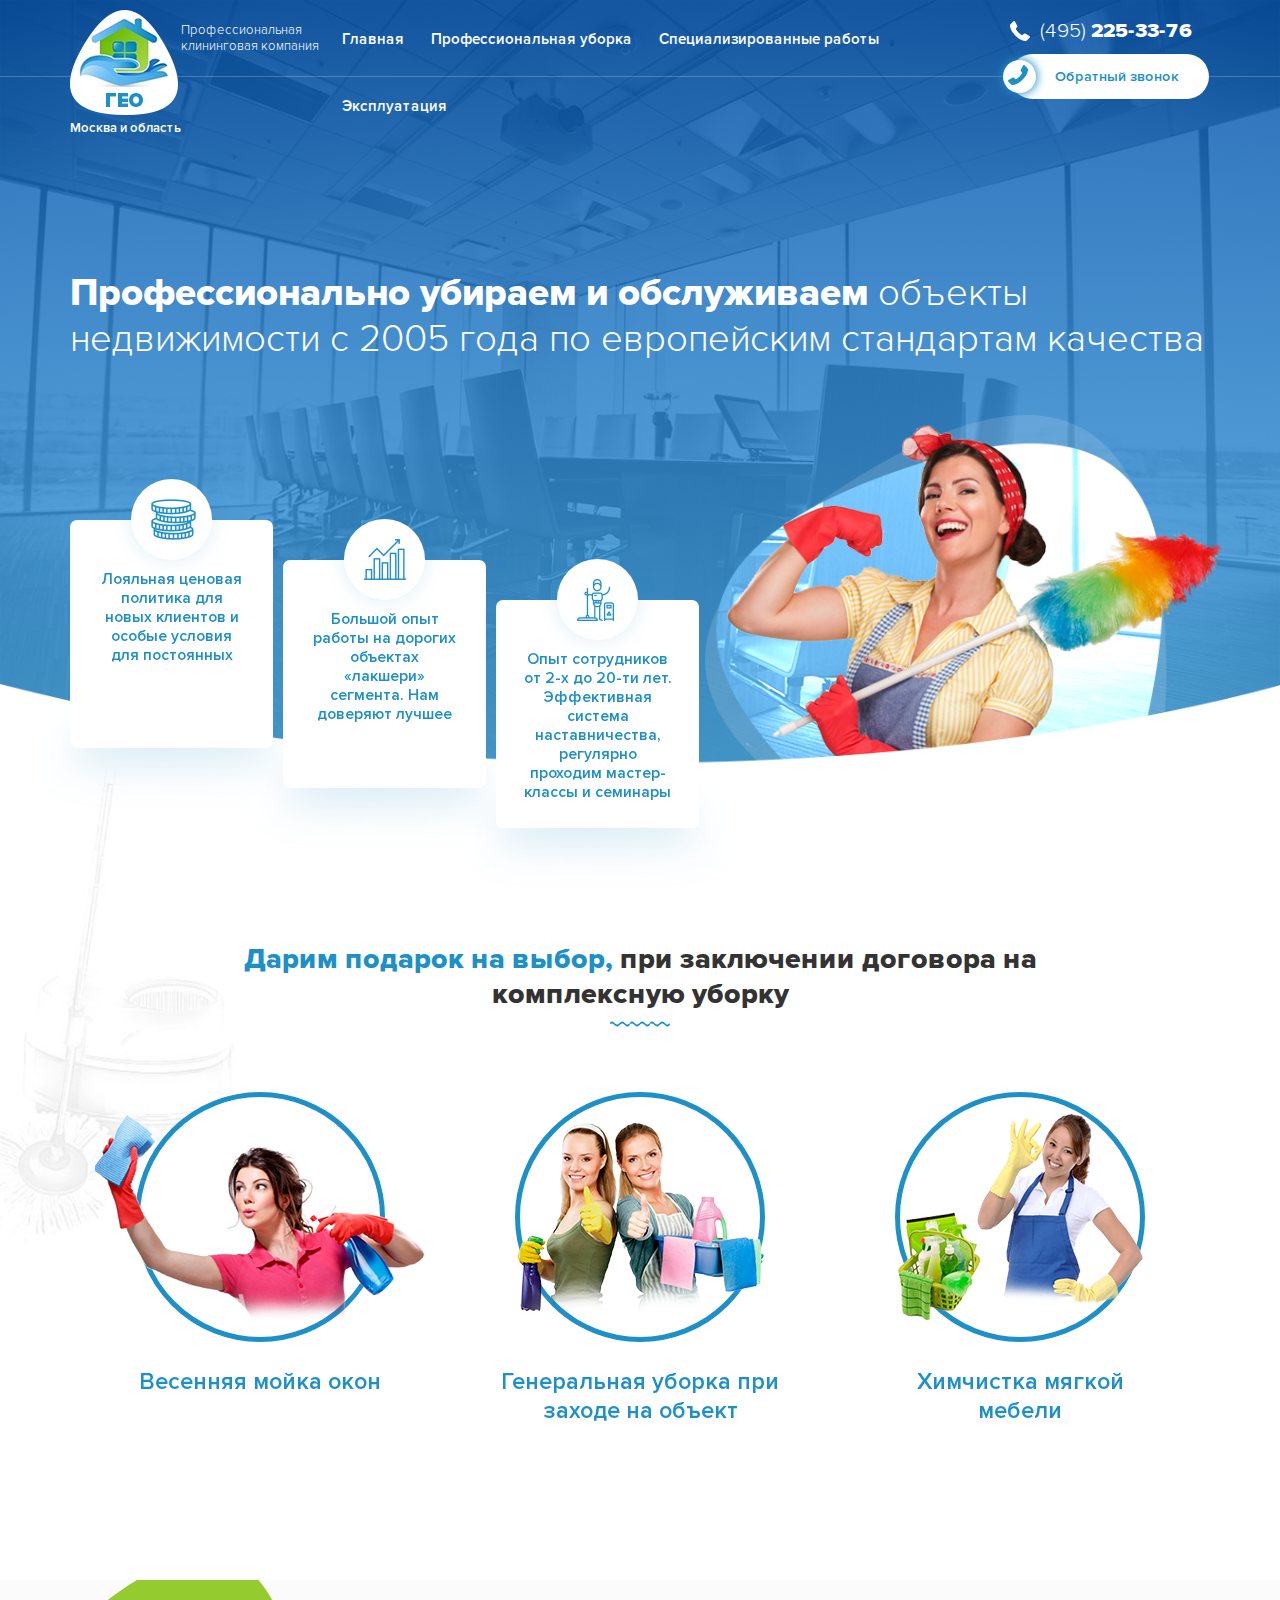
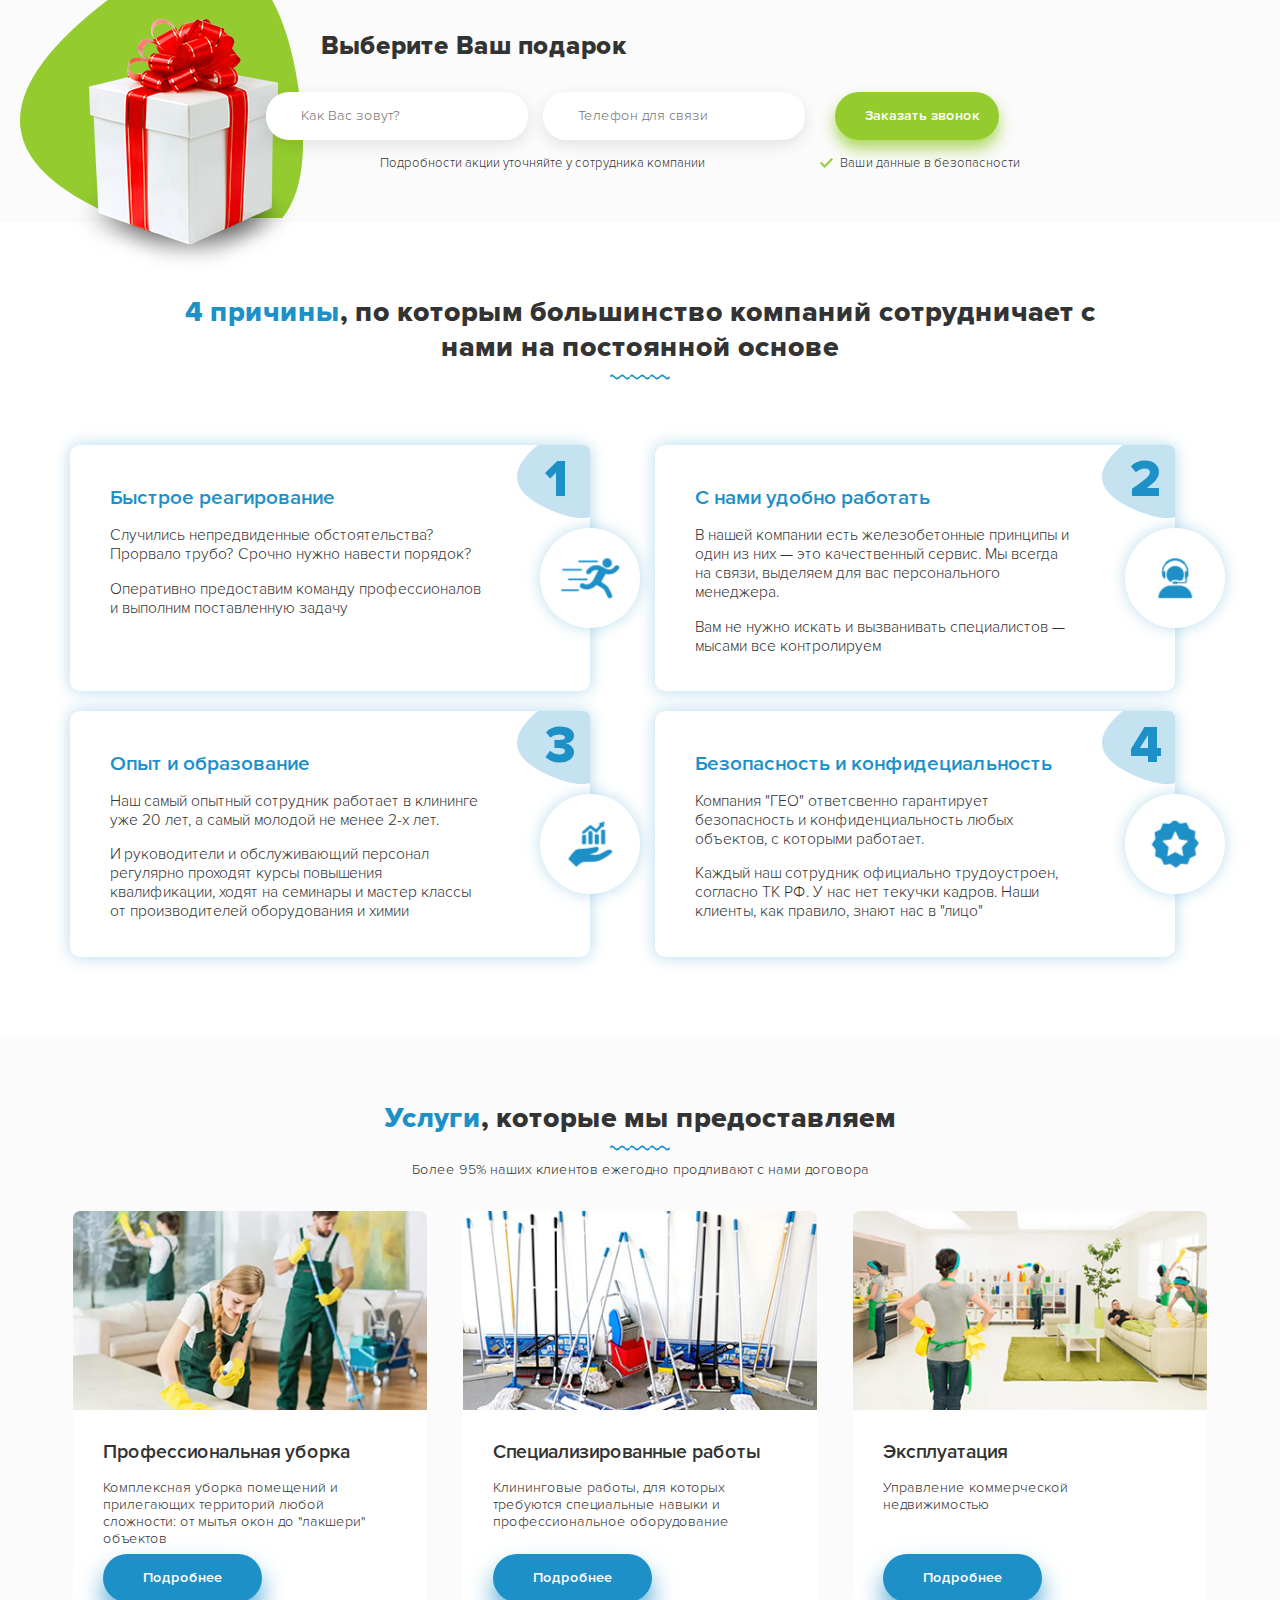
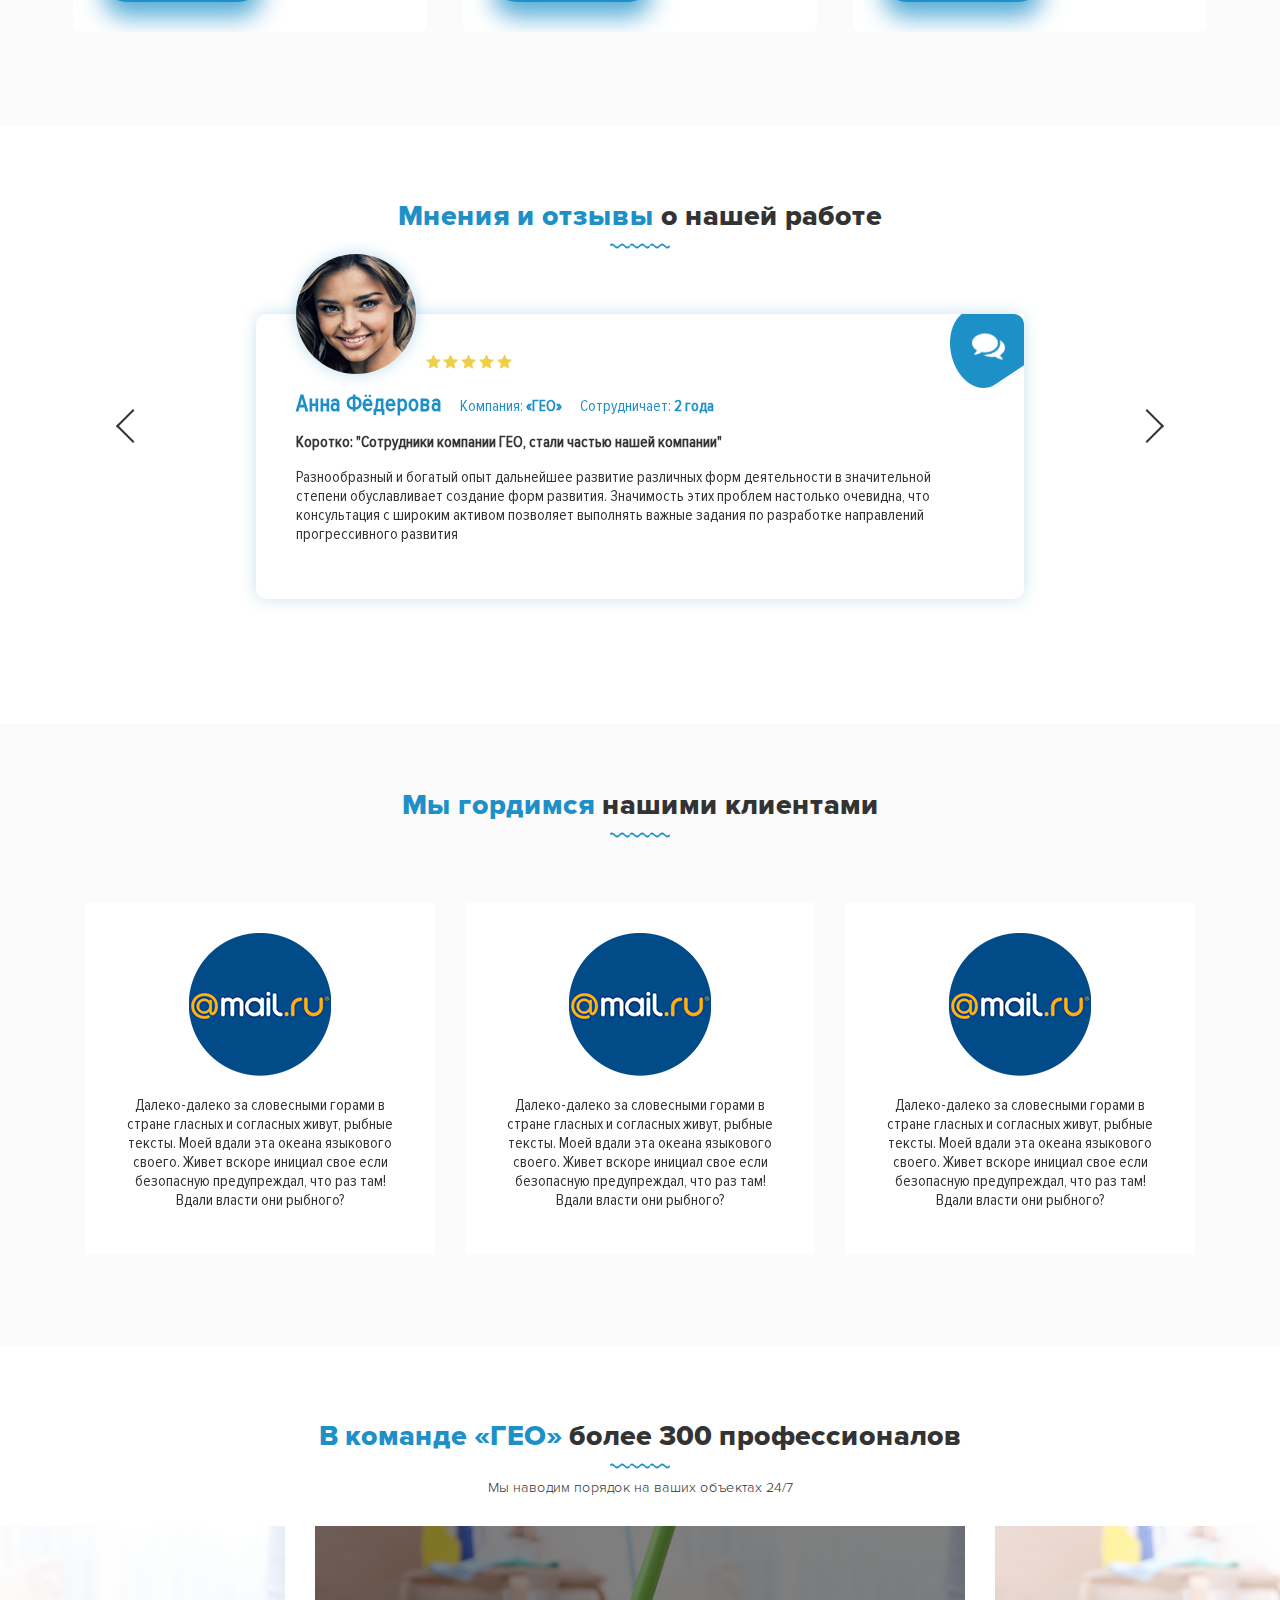
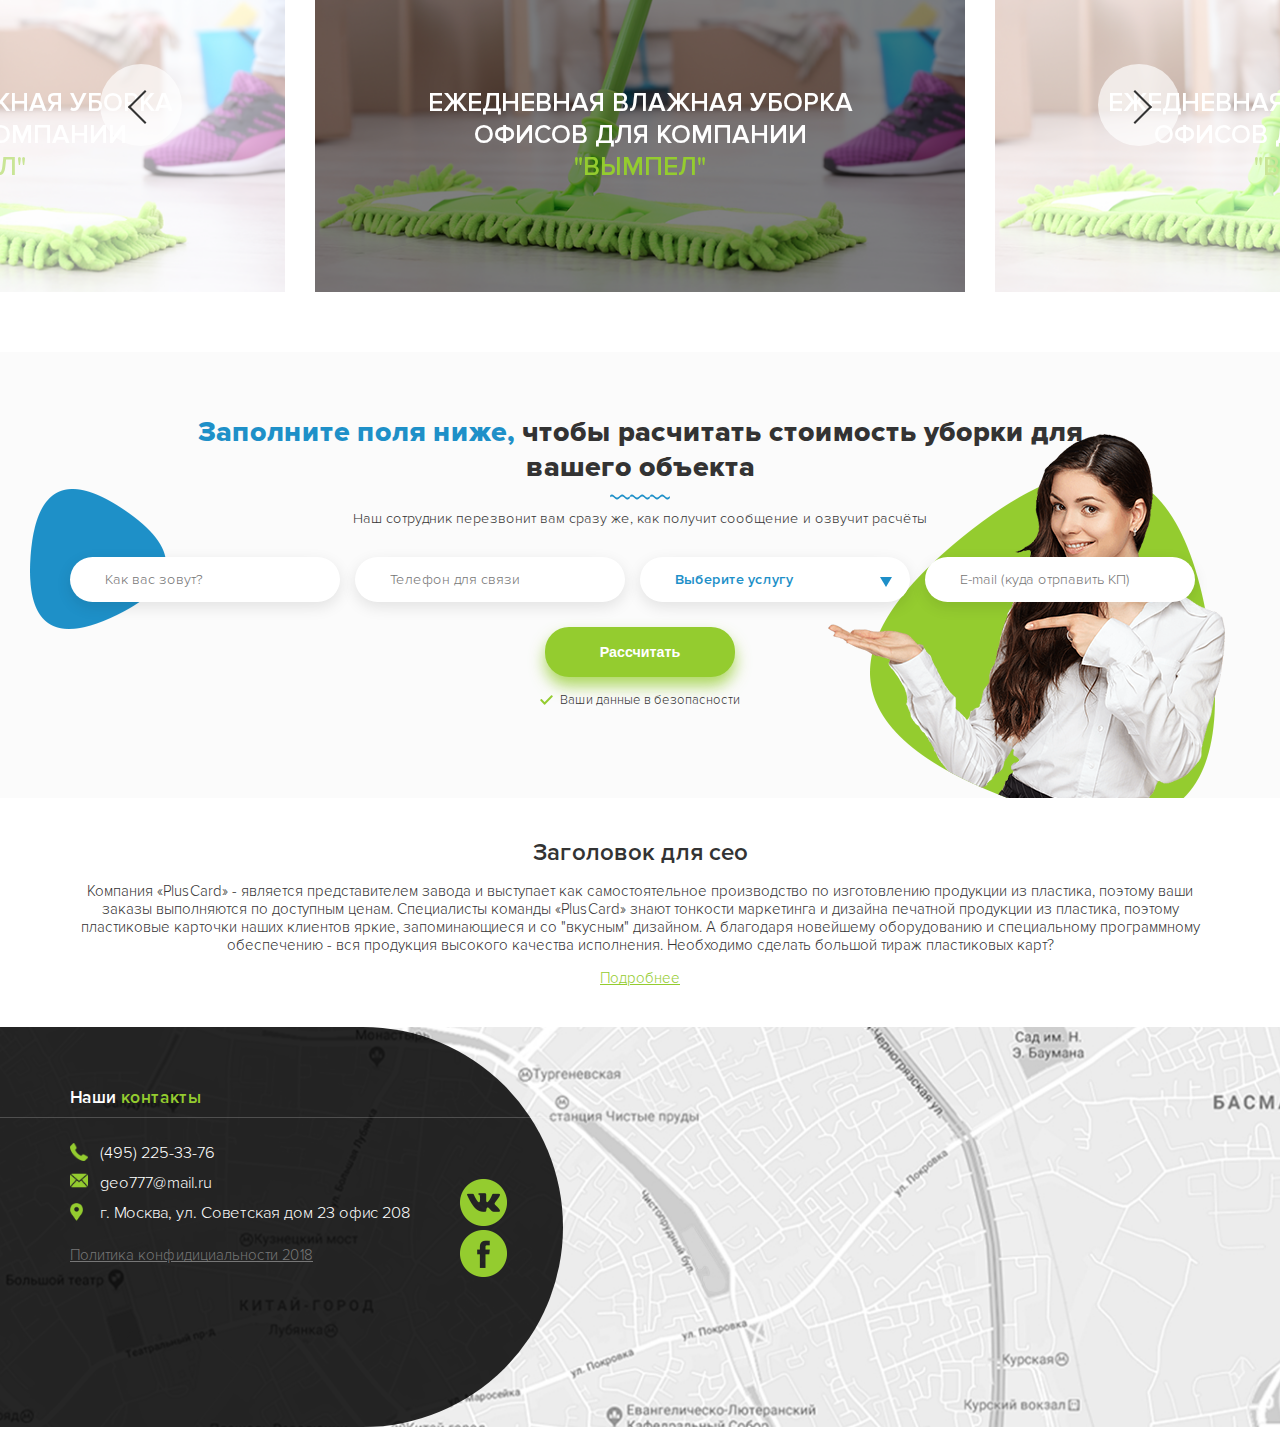
<file: index.html>
<!doctype html>
<html lang="ru">
  <head>
    <meta charset="utf-8">
    <meta name="viewport" content="width=device-width, initial-scale=1, shrink-to-fit=no">

    <title>Hello, world!</title>

    <link rel="stylesheet" href="css/style.css">
  </head>

  <body>

    <div class="header">
      <div class="container">
        <div class="header-item">
          <div class="header-logo">
            <a class="header-logo_link" href="/" title="Профессиональная клининговая компания">
              <img src="img/logo.png" alt="Профессиональная клининговая компания">
              <strong>Москва и область</strong>
            </a>
          </div>
        </div>
        <div class="header-item">
          <ul class="header-nav">
            <li><a href="javascript:void(0);">Главная</a></li>
            <li class="header-nav_drop">
              <a href="javascript:void(0);">Профессиональная уборка</a>
              <ul class="header-nav_sub">
                <li><a href="javascript:void(0);">Ежедневная уборка внутренних помещений</a></li>
                <li><a href="javascript:void(0);">Генеральная уборка любых помещений</a></li>
                <li><a href="javascript:void(0);">Уборка территории</a></li>
                <li><a href="javascript:void(0);">Сезонное мытье окон</a></li>
              </ul>
            </li>
            <li><a href="javascript:void(0);">Специализированные работы</a></li>
            <li><a href="javascript:void(0);">Эксплуатация</a></li>
          </ul>
        </div>
        <div class="header-item">
          <div class="header-phone"><a href="tel:84952253376">(495) <b>225-33-76</b></a></div>
          <div class="header-callback">Обратный звонок</div>
          <div class="header-burger">
            <span></span>
            <span></span>
            <span></span>
          </div>
        </div>
      </div>
    </div>

    <div class="header-mobileNav">
      <div class="header-mobileNav_close"></div>
      <ul class="header-mobileNavList">
        <li><a href="javascript:void(0);">Главная</a></li>
        <li class="header-mobileNavListdrop">
          <a href="javascript:void(0);">Профессиональная уборка</a>
          <ul class="header-mobileNavListsub">
            <li><a href="javascript:void(0);">Ежедневная уборка внутренних помещений</a></li>
            <li><a href="javascript:void(0);">Генеральная уборка любых помещений</a></li>
            <li><a href="javascript:void(0);">Уборка территории</a></li>
            <li><a href="javascript:void(0);">Сезонное мытье окон</a></li>
          </ul>
        </li>
        <li><a href="javascript:void(0);">Специализированные работы</a></li>
        <li><a href="javascript:void(0);">Эксплуатация</a></li>
      </ul>
    </div>

    <div class="header-top" style="background-image: url('img/slide.png'); background-size: cover;">
      <div class="container container-absolute">
        <div class="header-top_body">
          <h1 class="header-top_title"><strong>Профессионально убираем и обслуживаем</strong> объекты недвижимости с 2005 года по европейским стандартам качества</h1>          
        </div>
        <img src="img/slide-item.png" class="header-top_item" width="520">
      </div>

      <div class="container container-slider">
        <div class="header-advantage">
          <div class="header-advantage_item">
            <div class="header-advantage_image">
              <img src="img/coins.png">
            </div>
            <div class="header-advantage_desc">
              Лояльная ценовая политика для новых клиентов и особые условия для постоянных
            </div>
          </div>
          <div class="header-advantage_item">
            <div class="header-advantage_image">
              <img src="img/bars.png">
            </div>
            <div class="header-advantage_desc">
              Большой опыт работы на дорогих объектах «лакшери» сегмента. Нам доверяют лучшее
            </div>
          </div>
          <div class="header-advantage_item">
            <div class="header-advantage_image">
              <img src="img/cleaner.png">
            </div>
            <div class="header-advantage_desc">
              Опыт сотрудников от 2-х до 20-ти лет. Эффективная система наставничества, регулярно проходим мастер-классы и семинары
            </div>
          </div>
        </div>
      </div>
      
      <img src="img/slider_bottom.png" class="header-top_additional">
    </div>

    <div class="section section-top">
      <div class="container">
        
        <h2><span>Дарим подарок на выбор,</span> при заключении договора на комплексную уборку</h2>

        <div class="section-gift">
          <div class="section-gift_item">
            <a class="section-circle" href="javascript:void(0);">
              <div class="section-circle_item">
                <img class="section-circle_spacer" src="img/square.png">
                <div class="section-circle_image"><img src="img/podarok-1.png"></div>
              </div>
              
              <div class="section-circle_body">
                <span>Весенняя мойка окон</span>
                <div class="section-circle_button" data-caption="Весенняя мойка окон">Выбрать подарок</div>
              </div>
            </a>
          </div>
          <div class="section-gift_item">
            <a class="section-circle" href="javascript:void(0);">
              <div class="section-circle_item">
                <img class="section-circle_spacer" src="img/square.png">
                <div class="section-circle_image"><img src="img/podarok-2.png"></div>
              </div>
              
              <div class="section-circle_body">
                <span>Генеральная уборка при заходе на объект</span>
                <div class="section-circle_button" data-caption="Генеральная уборка при заходе на объект">Выбрать подарок</div>
              </div>
            </a>
          </div>
          <div class="section-gift_item">
            <a class="section-circle" href="javascript:void(0);">
              <div class="section-circle_item">
                <img class="section-circle_spacer" src="img/square.png">
                <div class="section-circle_image"><img src="img/podarok-3.png"></div>
              </div>
              
              <div class="section-circle_body">
                <span>Химчистка мягкой мебели</span>
                <div class="section-circle_button" data-caption="Химчистка мягкой мебели">Выбрать подарок</div>
              </div>
            </a>
          </div>
        </div>
      </div>
    </div>

    <div class="section section-form" style="display: block">
      <div class="container">
        <div class="section-form_gift">
          <img src="img/gift_figure.png" alt="Ваш выбор">
        </div>
        <div class="section-form_body">
          <h3 class="formTitle">Выберите Ваш подарок</h3>
          <form class="giftForm">
            <input id="giftSelected" name="giftSelected" type="hidden" value="Подарок не выбран">
            <div class="giftForm-inner">
              <div class="giftForm-inputs"><input type="text" id="giftFormName" name="giftFormName" placeholder="Как Вас зовут?"></div>
              <div class="giftForm-inputs" alt="Подробности акции уточняйте у сотрудника компании"><input type="text" id="giftFormTel" name="giftFormTel" placeholder="Телефон для связи"></div>
              <div class="giftForm-inputs"><input type="submit" value="Заказать звонок"></div>
            </div>
            <div class="giftForm-inner">
              <div class="giftForm-annotation">Подробности акции уточняйте у сотрудника компании</div>
              <div class="giftForm-safe">Ваши данные в безопасности</div>
            </div>
          </form>
        </div>
      </div>
    </div>

    <div class="section section-reasons">
      <div class="container">
        <h2><span>4 причины</span>, по которым большинство компаний сотрудничает с нами на постоянной основе</h2>

        <div class="row reasons-slider">
          <div class="reasons-counter">
            <div class="reasons-item">
              <h4 class="reasons-item_name">Быстрое реагирование</h4>
              <div class="reasons-item_text">
                <p>Случились непредвиденные обстоятельства? Прорвало трубо? Срочно нужно навести порядок?</p>
                <p>Оперативно предоставим команду профессионалов и выполним поставленную задачу</p>
              </div>
              <div class="reasons-item_icon">
                <img src="img/fast.jpg" alt="Быстрое реагирование">
              </div>
            </div>
          </div>
          <div class="reasons-counter">
            <div class="reasons-item">
              <h4 class="reasons-item_name">С нами удобно работать</h4>
              <div class="reasons-item_text">
                <p>В нашей компании есть железобетонные принципы и один из них — это качественный сервис. Мы всегда на связи, выделяем для вас персонального менеджера.</p>
                <p>Вам не нужно искать и вызванивать специалистов — мысами все контролируем</p>
              </div>
              <div class="reasons-item_icon">
                <img src="img/support.jpg" alt="С нами удобно работать">
              </div>
            </div>
          </div>
          <div class="reasons-counter">
            <div class="reasons-item">
              <h4 class="reasons-item_name">Опыт и образование</h4>
              <div class="reasons-item_text">
                <p>Наш самый опытный сотрудник работает в клининге уже 20 лет, а самый молодой не менее 2-х лет.</p>
                <p>И руководители и обслуживающий персонал регулярно проходят курсы повышения квалификации, ходят на семинары и мастер классы от производителей оборудования и химии</p>
              </div>
              <div class="reasons-item_icon">
                <img src="img/hand.jpg" alt="Опыт и образование">
              </div>
            </div>
          </div>
          <div class="reasons-counter">
            <div class="reasons-item">
              <h4 class="reasons-item_name">Безопасность и конфидециальность</h4>
              <div class="reasons-item_text">
                <p>Компания "ГЕО" ответсвенно гарантирует безопасность и конфиденциальность любых объектов, с которыми работает.</p>
                <p>Каждый наш сотрудник официально трудоустроен, согласно ТК РФ. У нас нет текучки кадров. Наши клиенты, как правило, знают нас в "лицо"</p>
              </div>
              <div class="reasons-item_icon">
                <img src="img/guarantee.jpg" alt="Безопасность и конфидециальность">
              </div>
            </div>
          </div>
        </div>
      </div>
    </div>

    <div class="section section-services">
      <div class="container">
        <h2><span>Услуги</span>, которые мы предоставляем</h2>
        <p class="heading-center">Более 95% наших клиентов ежегодно продливают с нами договора</p>

        <div class="row row-uslugi">
          <div class="col-lg-4">
            <a href="javascript:void(0);" class="services-item">
              <div class="services-item_img" style="background-image: url('img/service-1.jpg'); background-size: cover;">
                <img src="img/16by9.png" alt="Профессиональная уборка">
              </div>
              <div class="services-item_body">
                <div class="services-item_title">Профессиональная уборка</div>
                <div class="services-item_text">
                  <p>Комплексная уборка помещений и прилегающих территорий любой сложности: от мытья окон до "лакшери" объектов</p>
                </div>
                <div class="services-item_button">Подробнее</div>
              </div>
            </a>
          </div>
          <div class="col-lg-4">
            <a href="javascript:void(0);" class="services-item">
              <div class="services-item_img" style="background-image: url('img/service-2.jpg'); background-size: cover;">
                <img src="img/16by9.png" alt="Специализированные работы">
              </div>
              <div class="services-item_body">
                <div class="services-item_title">Специализированные работы</div>
                <div class="services-item_text">
                  <p>Клининговые работы, для которых требуются специальные навыки и профессиональное оборудование</p>
                </div>
                <div class="services-item_button">Подробнее</div>
              </div>
            </a>
          </div>
          <div class="col-lg-4">
            <a href="javascript:void(0);" class="services-item">
              <div class="services-item_img" style="background-image: url('img/service-3.jpg'); background-size: cover;">
                <img src="img/16by9.png" alt="Эксплуатация">
              </div>
              <div class="services-item_body">
                <div class="services-item_title">Эксплуатация</div>
                <div class="services-item_text">
                  <p>Управление коммерческой недвижимостью</p>
                </div>
                <div class="services-item_button">Подробнее</div>
              </div>
            </a>
          </div>
        </div>
      </div>
    </div>

    <div class="section section-testimonials">
      <div class="container">
        <h2><span>Мнения и отзывы</span> о нашей работе</h2>

        <div class="testimonial">
          <div class="testimonial-item">
            <div class="testimonial-item_author">
              <img class="testimonial-item_photo" src="img/photo.jpg">
              <div class="testimonial-item_stars">
                <img src="img/stars.png">
              </div>
            </div>
            
            <div class="testimonial-item_text">
              <div class="testimonial-item_info">
                <div class="testimonial-item_details name">Анна Фёдерова</div>
                <div class="testimonial-item_details">Компания: <b>&laquo;ГЕО&raquo;</b></div>
                <div class="testimonial-item_details">Сотрудничает: <b>2 года</b></div>
              </div>
              <p><b>Коротко: "Сотрудники компании ГЕО, стали частью нашей компании"</b></p>
              <p>Разнообразный и богатый опыт дальнейшее развитие различных форм деятельности в значительной степени обуславливает создание форм развития. Значимость этих проблем настолько очевидна, что консультация с широким активом позволяет выполнять важные задания по разработке направлений прогрессивного развития</p>
            </div>
          </div>
          <div class="testimonial-item">
            <div class="testimonial-item_author">
              <img class="testimonial-item_photo" src="img/photo.jpg">
              <div class="testimonial-item_stars">
                <img src="img/stars.png">
              </div>
            </div>
            
            <div class="testimonial-item_text">
              <div class="testimonial-item_info">
                <div class="testimonial-item_details name">Анна Фёдерова</div>
                <div class="testimonial-item_details">Компания: <b>&laquo;ГЕО&raquo;</b></div>
                <div class="testimonial-item_details">Сотрудничает: <b>2 года</b></div>
              </div>
              <p><b>Коротко: "Сотрудники компании ГЕО, стали частью нашей компании"</b></p>
              <p>Разнообразный и богатый опыт дальнейшее развитие различных форм деятельности в значительной степени обуславливает создание форм развития. Значимость этих проблем настолько очевидна, что консультация с широким активом позволяет выполнять важные задания по разработке направлений прогрессивного развития</p>
            </div>
          </div>
          <div class="testimonial-item">
            <div class="testimonial-item_author">
              <img class="testimonial-item_photo" src="img/photo.jpg">
              <div class="testimonial-item_stars">
                <img src="img/stars.png">
              </div>
            </div>
            
            <div class="testimonial-item_text">
              <div class="testimonial-item_info">
                <div class="testimonial-item_details name">Анна Фёдерова</div>
                <div class="testimonial-item_details">Компания: <b>&laquo;ГЕО&raquo;</b></div>
                <div class="testimonial-item_details">Сотрудничает: <b>2 года</b></div>
              </div>
              <p><b>Коротко: "Сотрудники компании ГЕО, стали частью нашей компании"</b></p>
              <p>Разнообразный и богатый опыт дальнейшее развитие различных форм деятельности в значительной степени обуславливает создание форм развития. Значимость этих проблем настолько очевидна, что консультация с широким активом позволяет выполнять важные задания по разработке направлений прогрессивного развития</p>
            </div>
          </div>
          <div class="testimonial-item">
            <div class="testimonial-item_author">
              <img class="testimonial-item_photo" src="img/photo.jpg">
              <div class="testimonial-item_stars">
                <img src="img/stars.png">
              </div>
            </div>
            
            <div class="testimonial-item_text">
              <div class="testimonial-item_info">
                <div class="testimonial-item_details name">Анна Фёдерова</div>
                <div class="testimonial-item_details">Компания: <b>&laquo;ГЕО&raquo;</b></div>
                <div class="testimonial-item_details">Сотрудничает: <b>2 года</b></div>
              </div>
              <p><b>Коротко: "Сотрудники компании ГЕО, стали частью нашей компании"</b></p>
              <p>Разнообразный и богатый опыт дальнейшее развитие различных форм деятельности в значительной степени обуславливает создание форм развития. Значимость этих проблем настолько очевидна, что консультация с широким активом позволяет выполнять важные задания по разработке направлений прогрессивного развития</p>
            </div>
          </div>
        </div>
      </div>
    </div>

    <div class="section section-clients">
      <div class="container">
        <h2><span>Мы гордимся</span> нашими клиентами</h2>

        <div class="clients-slider">
          <div class="clients-slider_item">
            <div class="clients">
              <div class="clients-image">
                <img src="img/client.png">
              </div>
              <div class="clients-desc">
                <p>Далеко-далеко за словесными горами в стране гласных и согласных живут, рыбные тексты. Моей вдали эта океана языкового своего. Живет вскоре инициал свое если безопасную предупреждал, что раз там! Вдали власти они рыбного?</p>
              </div>
            </div>
          </div>
          <div class="clients-slider_item">
            <div class="clients">
              <div class="clients-image">
                <img src="img/client.png">
              </div>
              <div class="clients-desc">
                <p>Далеко-далеко за словесными горами в стране гласных и согласных живут, рыбные тексты. Моей вдали эта океана языкового своего. Живет вскоре инициал свое если безопасную предупреждал, что раз там! Вдали власти они рыбного?</p>
              </div>
            </div>
          </div>
          <div class="clients-slider_item">
            <div class="clients">
              <div class="clients-image">
                <img src="img/client.png">
              </div>
              <div class="clients-desc">
                <p>Далеко-далеко за словесными горами в стране гласных и согласных живут, рыбные тексты. Моей вдали эта океана языкового своего. Живет вскоре инициал свое если безопасную предупреждал, что раз там! Вдали власти они рыбного?</p>
              </div>
            </div>
          </div>
        </div>
      </div>
    </div>

    <div class="section section-works">
      <div class="container">
        <h2><span>В команде &laquo;ГЕО&raquo;</span> более 300 профессионалов</h2>
        <p class="heading-center">Мы наводим порядок на ваших объектах 24/7</p>
      </div>

      <div class="works">
        <div class="works-item" style="background-image: url('img/slide-works.png'); background-size: cover">
          <img src="img/16by9.png" class="works-item_spacer">
          <div class="works-item_body">
            <p>Ежедневная влажная уборка офисов для компании <span>"Вымпел"</span></p>
          </div>
        </div>
        <div class="works-item" style="background-image: url('img/slide-works.png'); background-size: cover">
          <img src="img/16by9.png" class="works-item_spacer">
          <div class="works-item_body">
            <p>Ежедневная влажная уборка офисов для компании <span>"Вымпел"</span></p>
          </div>
        </div>
        <div class="works-item" style="background-image: url('img/slide-works.png'); background-size: cover">
          <img src="img/16by9.png" class="works-item_spacer">
          <div class="works-item_body">
            <p>Ежедневная влажная уборка офисов для компании <span>"Вымпел"</span></p>
          </div>
        </div>
        <div class="works-item" style="background-image: url('img/slide-works.png'); background-size: cover">
          <img src="img/16by9.png" class="works-item_spacer">
          <div class="works-item_body">
            <p>Ежедневная влажная уборка офисов для компании <span>"Вымпел"</span></p>
          </div>
        </div>
      </div>
    </div>

    <div class="section section-form-2">
      <div class="container">
        <h2><span>Заполните поля ниже,</span> чтобы расчитать стоимость уборки для вашего объекта</h2>
        <p class="heading-center">Наш сотрудник перезвонит вам сразу же, как получит сообщение и озвучит расчёты</p>

        <form class="row no-gutters form-final">
          <div class="col-lg-3">
            <div class="form-inputs">
              <input id="formName" name="formName" type="text" class="form-input" placeholder="Как вас зовут?">
            </div>
          </div>
          <div class="col-lg-3">
            <div class="form-inputs">
              <input id="formTel" name="formTel" type="text" class="form-input" placeholder="Телефон для связи">
            </div>
          </div>
          <div class="col-lg-3">
            <div class="form-inputs select">
              <input type="text" class="form-input input-select" disabled value="Выберите услугу">
              <div class="form-select">
                <div class="form-select_option" data-value="Ежедневная уборка внутренних помещений">Ежедневная уборка внутренних помещений</div>
                <div class="form-select_option" data-value="Генеральная уборка любых помещений">Генеральная уборка любых помещений</div>
                <div class="form-select_option" data-value="Уборка территории">Уборка территории</div>
                <div class="form-select_option" data-value="Сезонное мытье окон">Сезонное мытье окон</div>
              </div>
            </div>
          </div>
          <div class="col-lg-3">
            <div class="form-inputs">
              <input type="text" class="form-input" placeholder="E-mail (куда отрпавить КП)">
            </div>
          </div>
          <div class="col-lg-12">
            <div class="form-inputs">
              <input type="submit" class="form-button" value="Рассчитать">
              <div class="form-safe">
                Ваши данные в безопасности
              </div>
            </div>
          </div>
        </form>
        <img src="img/form-girl.png" alt="Ваши данные в безопасности" class="form-girl">
      </div>
    </div>

    <div class="section section-seo">
      <div class="container">
        <h4>Заголовок для сео</h4>
        <p>Компания «PlusCard» - является представителем завода и выступает как самостоятельное производство по изготовлению продукции из пластика, поэтому ваши заказы выполняются по доступным ценам. Специалисты команды «PlusCard» знают тонкости маркетинга и дизайна печатной продукции из пластика, поэтому пластиковые карточки наших клиентов яркие, запоминающиеся и со "вкусным" дизайном. А благодаря новейшему оборудованию и специальному программному обеспечению - вся продукция высокого качества исполнения. Необходимо сделать большой тираж пластиковых карт?</p>
        <a href="javascript:void(0);">Подробнее</a>
      </div>
    </div>

    <div class="section section-footer">
      <div class="section-footer_inner">
        <div class="container">
          <div class="footer-body">
            <h3>Наши <span>контакты</span></h3>
            <div class="footer-contacts">
              <div class="footer-contacts_item tel"><a href="tel:+74952253376">(495) 225-33-76</a></div>
              <div class="footer-contacts_item mail"><a href="mailto:geo777@mail.ru">geo777@mail.ru</a></div>
              <div class="footer-contacts_item address"><span>г. Москва, ул. Советская дом 23 офис 208</span></div>
            </div>
            <br>
            <a href="javascript:void(0);" class="privacy">Политика конфидициальности 2018</a>
            <div class="footer-socials">
              <div class="footer-socials_item">
                <a href="javascript:void(0)">
                  <img src="img/vk.png" alt="">
                </a>
              </div>
              <div class="footer-socials_item">
                <a href="javascript:void(0)">
                  <img src="img/fb.png" alt="">
                </a>
              </div>
            </div>
          </div>
        </div>
      </div>
      <div class="section-footer_map">
        <img src="img/map.jpg" style="width: 100%; height: 100%; object-fit: cover">
      </div>
    </div>

    <div class="modal-block">
      <div class="modal-block_wrapper">
        <div class="modal-block_close"></div>
        <div class="modal-block_title">
          Заполните поля ниже и мы <span>перезвоним вам</span>, чтобы ответить на все вопросы
        </div>
        <form class="modal-block_form">
          <div class="modal-block_label">
            <input type="text" id="modalName" name="modalName" class="modal-block_input" placeholder="Как Вас зовут:">
          </div>
          <div class="modal-block_label">
            <input type="text" id="modalTel" name="modalTel" class="modal-block_input" placeholder="Телефон для связи">
          </div>
          <div class="modal-block_label">
            <input type="submit" class="modal-block_input" value="Заказать звонок">
          </div>
          <div class="modal-block_safe">Ваши данные в безопасности</div>
        </form>
      </div>
    </div>
  
  <script src="libs/jquery/jquery.min.js"></script>
  <script src="libs/jquery/jquery.maskedinput.min.js"></script>
  <script src="libs/slick/slick.min.js"></script>
  <script src="js/common.js"></script>
  </body>
</html>
</file>
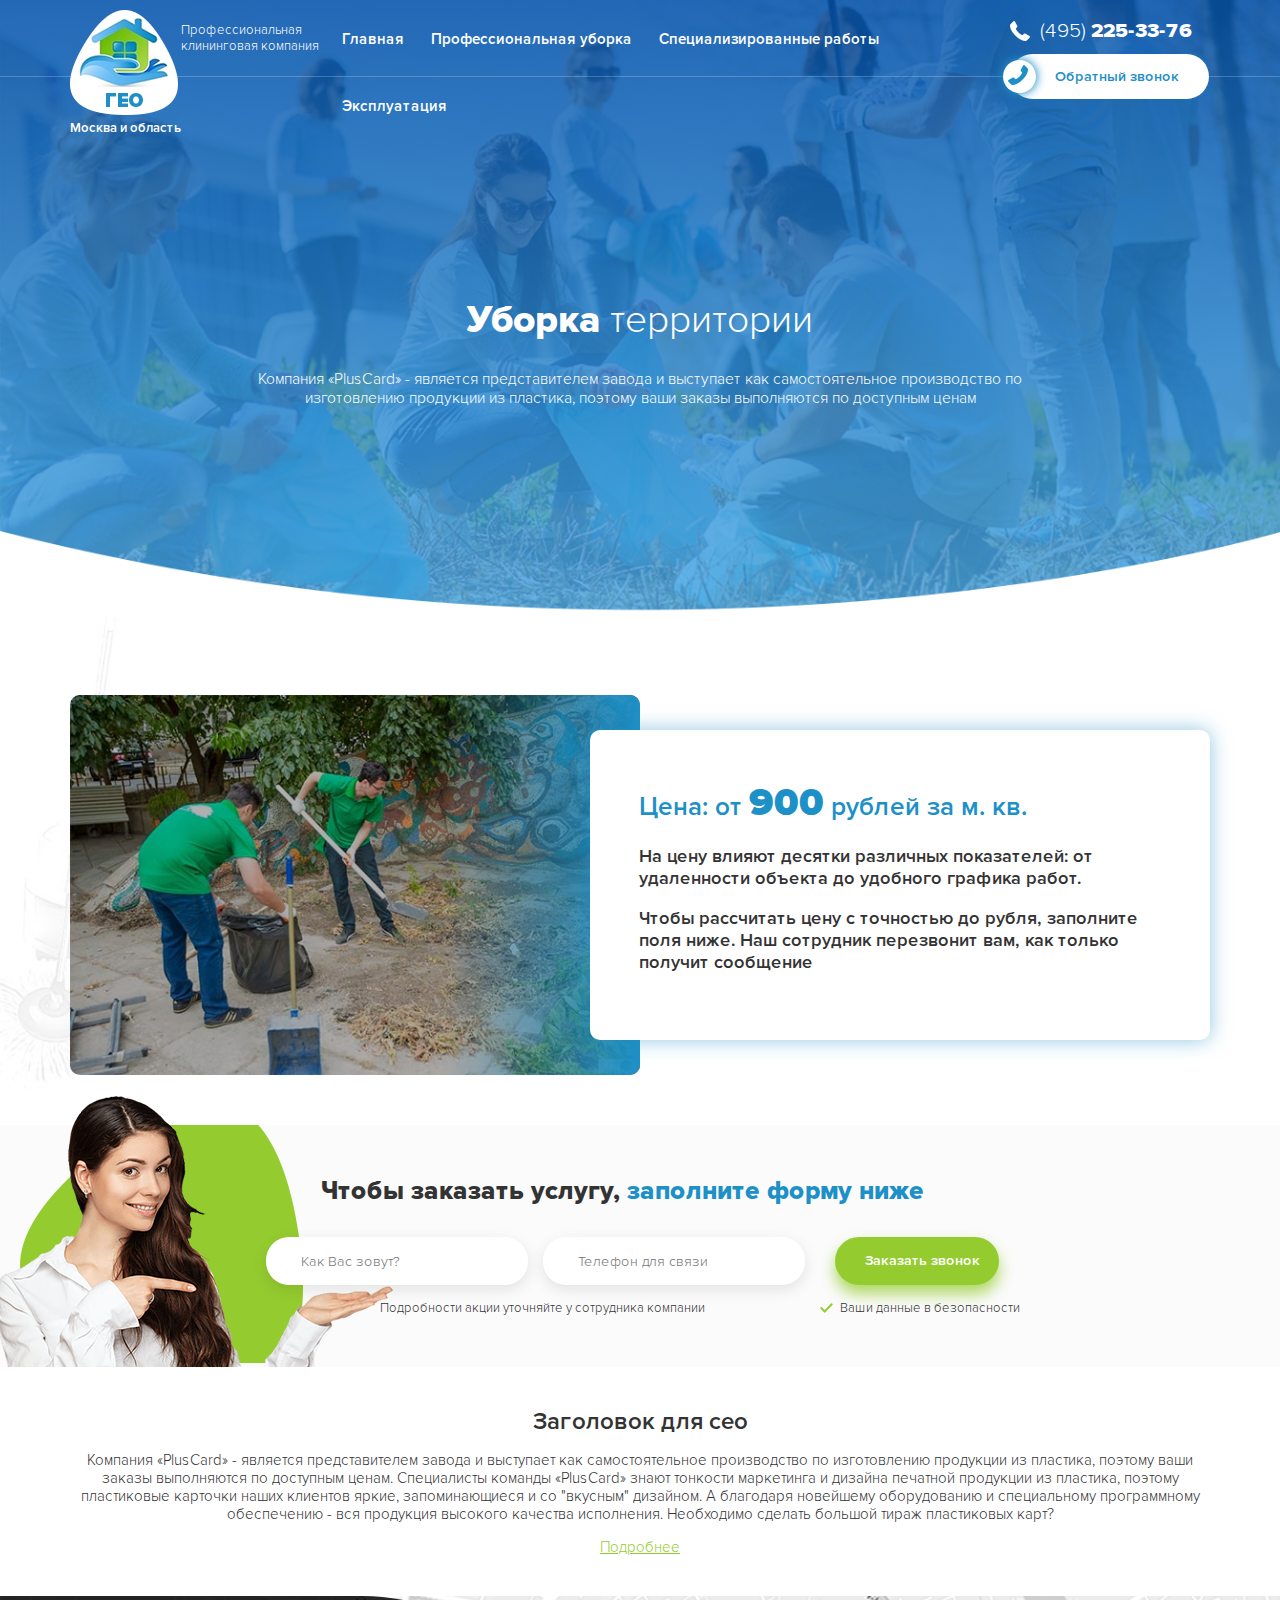
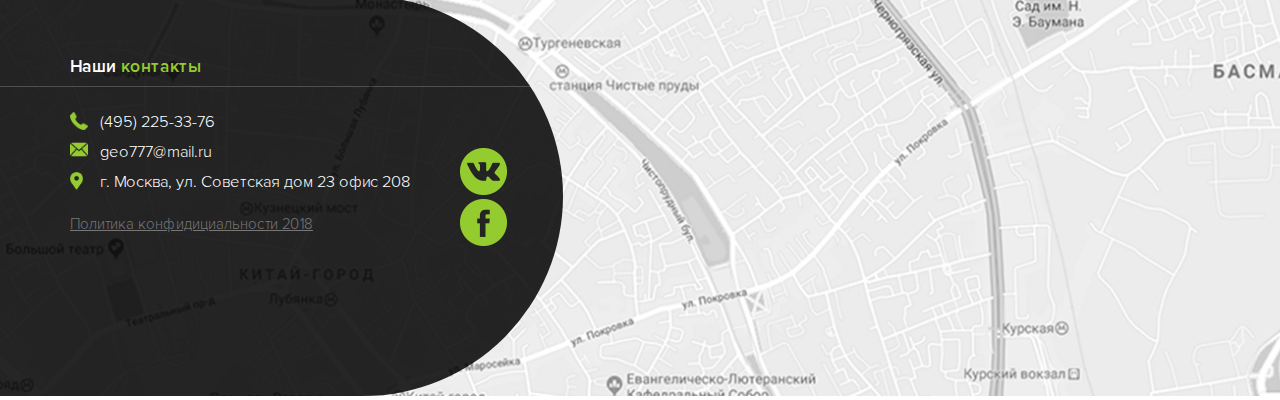
<file: detail.html>
<!doctype html>
<html lang="ru">
  <head>
    <meta charset="utf-8">
    <meta name="viewport" content="width=device-width, initial-scale=1, shrink-to-fit=no">

    <title>Hello, world!</title>

    <link rel="stylesheet" href="css/style.css">
  </head>

  <body>

    <div class="header">
      <div class="container">
        <div class="header-item">
          <div class="header-logo">
            <a class="header-logo_link" href="/" title="Профессиональная клининговая компания">
              <img src="img/logo.png" alt="Профессиональная клининговая компания">
              <strong>Москва и область</strong>
            </a>
          </div>
        </div>
        <div class="header-item">
          <ul class="header-nav">
            <li><a href="javascript:void(0);">Главная</a></li>
            <li class="header-nav_drop">
              <a href="javascript:void(0);">Профессиональная уборка</a>
              <ul class="header-nav_sub">
                <li><a href="javascript:void(0);">Ежедневная уборка внутренних помещений</a></li>
                <li><a href="javascript:void(0);">Генеральная уборка любых помещений</a></li>
                <li><a href="javascript:void(0);">Уборка территории</a></li>
                <li><a href="javascript:void(0);">Сезонное мытье окон</a></li>
              </ul>
            </li>
            <li><a href="javascript:void(0);">Специализированные работы</a></li>
            <li><a href="javascript:void(0);">Эксплуатация</a></li>
          </ul>
        </div>
        <div class="header-item">
          <div class="header-phone"><a href="tel:84952253376">(495) <b>225-33-76</b></a></div>
          <div class="header-callback">Обратный звонок</div>
          <div class="header-burger">
            <span></span>
            <span></span>
            <span></span>
          </div>
        </div>
      </div>
    </div>

    <div class="header-mobileNav">
      <div class="header-mobileNav_close"></div>
      <ul class="header-mobileNavList">
        <li><a href="javascript:void(0);">Главная</a></li>
        <li class="header-mobileNavListdrop">
          <a href="javascript:void(0);">Профессиональная уборка</a>
          <ul class="header-mobileNavListsub">
            <li><a href="javascript:void(0);">Ежедневная уборка внутренних помещений</a></li>
            <li><a href="javascript:void(0);">Генеральная уборка любых помещений</a></li>
            <li><a href="javascript:void(0);">Уборка территории</a></li>
            <li><a href="javascript:void(0);">Сезонное мытье окон</a></li>
          </ul>
        </li>
        <li><a href="javascript:void(0);">Специализированные работы</a></li>
        <li><a href="javascript:void(0);">Эксплуатация</a></li>
      </ul>
    </div>

    <div class="header-top header-top_short" style="background-image: url('img/detail-bg.jpg'); background-size: cover;">
      <div class="container container-absolute">
        <div class="header-top_body">
          <h1 class="header-top_detailTitle"><b>Уборка</b> территории</h1>
          <p class="header-top_detailDesc">Компания «PlusCard» - является представителем завода и выступает как самостоятельное производство по изготовлению продукции из пластика, поэтому ваши заказы выполняются по доступным ценам</p>
        </div>
      </div>
      
      <img src="img/slider_bottom.png" class="header-top_additional">
    </div>

    <div class="section section-detail">
      <div class="container">
        
        <div class="row align-items-center no-gutters">
          <div class="col-md-6">
            <div class="detail-image"><img src="img/detail-picture.jpg" alt="Уборка территории" class="detail-image_source"></div>
          </div>
          <div class="col-md-6">
            <div class="detail-info">
              <div class="detail-info_price">Цена: от <b>900</b> рублей за м. кв.</div>
              <div class="detail-info_desc">
                <p>На цену влияют десятки различных показателей: от удаленности объекта до удобного графика работ.</p>
                <p>Чтобы рассчитать цену с точностью до рубля, заполните поля ниже. Наш сотрудник перезвонит вам, как только получит сообщение</p>
              </div>
            </div>
          </div>
        </div>
      </div>
    </div>

    <div class="section section-form" style="display: block">
      <div class="container">
        <div class="section-form_gift form_order">
          <img src="img/gift_figure.png" alt="Ваш выбор">
        </div>
        <div class="section-form_body">
          <h3 class="formTitle">Чтобы заказать услугу, <span>заполните форму ниже</span></h3>
          <form class="giftForm">
            <input type="hidden" value="Заказать услугу">
            <div class="giftForm-inner">
              <div class="giftForm-inputs"><input type="text" id="orderName" name="orderName" placeholder="Как Вас зовут?"></div>
              <div class="giftForm-inputs"><input type="text" id="orderTel" name="orderTel" placeholder="Телефон для связи"></div>
              <div class="giftForm-inputs"><input type="submit" value="Заказать звонок"></div>
            </div>
            <div class="giftForm-inner">
              <div class="giftForm-annotation">Подробности акции уточняйте у сотрудника компании</div>
              <div class="giftForm-safe">Ваши данные в безопасности</div>
            </div>
          </form>
        </div>
      </div>
    </div>

    <div class="section section-seo">
      <div class="container">
        <h4>Заголовок для сео</h4>
        <p>Компания «PlusCard» - является представителем завода и выступает как самостоятельное производство по изготовлению продукции из пластика, поэтому ваши заказы выполняются по доступным ценам. Специалисты команды «PlusCard» знают тонкости маркетинга и дизайна печатной продукции из пластика, поэтому пластиковые карточки наших клиентов яркие, запоминающиеся и со "вкусным" дизайном. А благодаря новейшему оборудованию и специальному программному обеспечению - вся продукция высокого качества исполнения. Необходимо сделать большой тираж пластиковых карт?</p>
        <a href="javascript:void(0);">Подробнее</a>
      </div>
    </div>

    <div class="section section-footer">
      <div class="section-footer_inner">
        <div class="container">
          <div class="footer-body">
            <h3>Наши <span>контакты</span></h3>
            <div class="footer-contacts">
              <div class="footer-contacts_item tel"><a href="tel:+74952253376">(495) 225-33-76</a></div>
              <div class="footer-contacts_item mail"><a href="mailto:geo777@mail.ru">geo777@mail.ru</a></div>
              <div class="footer-contacts_item address"><span>г. Москва, ул. Советская дом 23 офис 208</span></div>
            </div>
            <br>
            <a href="javascript:void(0);" class="privacy">Политика конфидициальности 2018</a>
            <div class="footer-socials">
              <div class="footer-socials_item">
                <a href="javascript:void(0)">
                  <img src="img/vk.png" alt="">
                </a>
              </div>
              <div class="footer-socials_item">
                <a href="javascript:void(0)">
                  <img src="img/fb.png" alt="">
                </a>
              </div>
            </div>
          </div>
        </div>
      </div>
      <div class="section-footer_map">
        <img src="img/map.jpg" style="width: 100%; height: 100%; object-fit: cover">
      </div>
    </div>

    <div class="modal-block">
      <div class="modal-block_wrapper">
        <div class="modal-block_close"></div>
        <div class="modal-block_title">
          Заполните поля ниже и мы <span>перезвоним вам</span>, чтобы ответить на все вопросы
        </div>
        <form class="modal-block_form">
          <div class="modal-block_label">
            <input type="text" id="modalName" name="modalName" class="modal-block_input" placeholder="Как Вас зовут:">
          </div>
          <div class="modal-block_label">
            <input type="text" id="modalTel" name="modalTel" class="modal-block_input" placeholder="Телефон для связи">
          </div>
          <div class="modal-block_label">
            <input type="submit" class="modal-block_input" value="Заказать звонок">
          </div>
          <div class="modal-block_safe">Ваши данные в безопасности</div>
        </form>
      </div>
    </div>
  
  <script src="libs/jquery/jquery.min.js"></script>
  <script src="libs/jquery/jquery.maskedinput.min.js"></script>
  <script src="libs/slick/slick.min.js"></script>
  <script src="js/common.js"></script>
  </body>
</html>
</file>
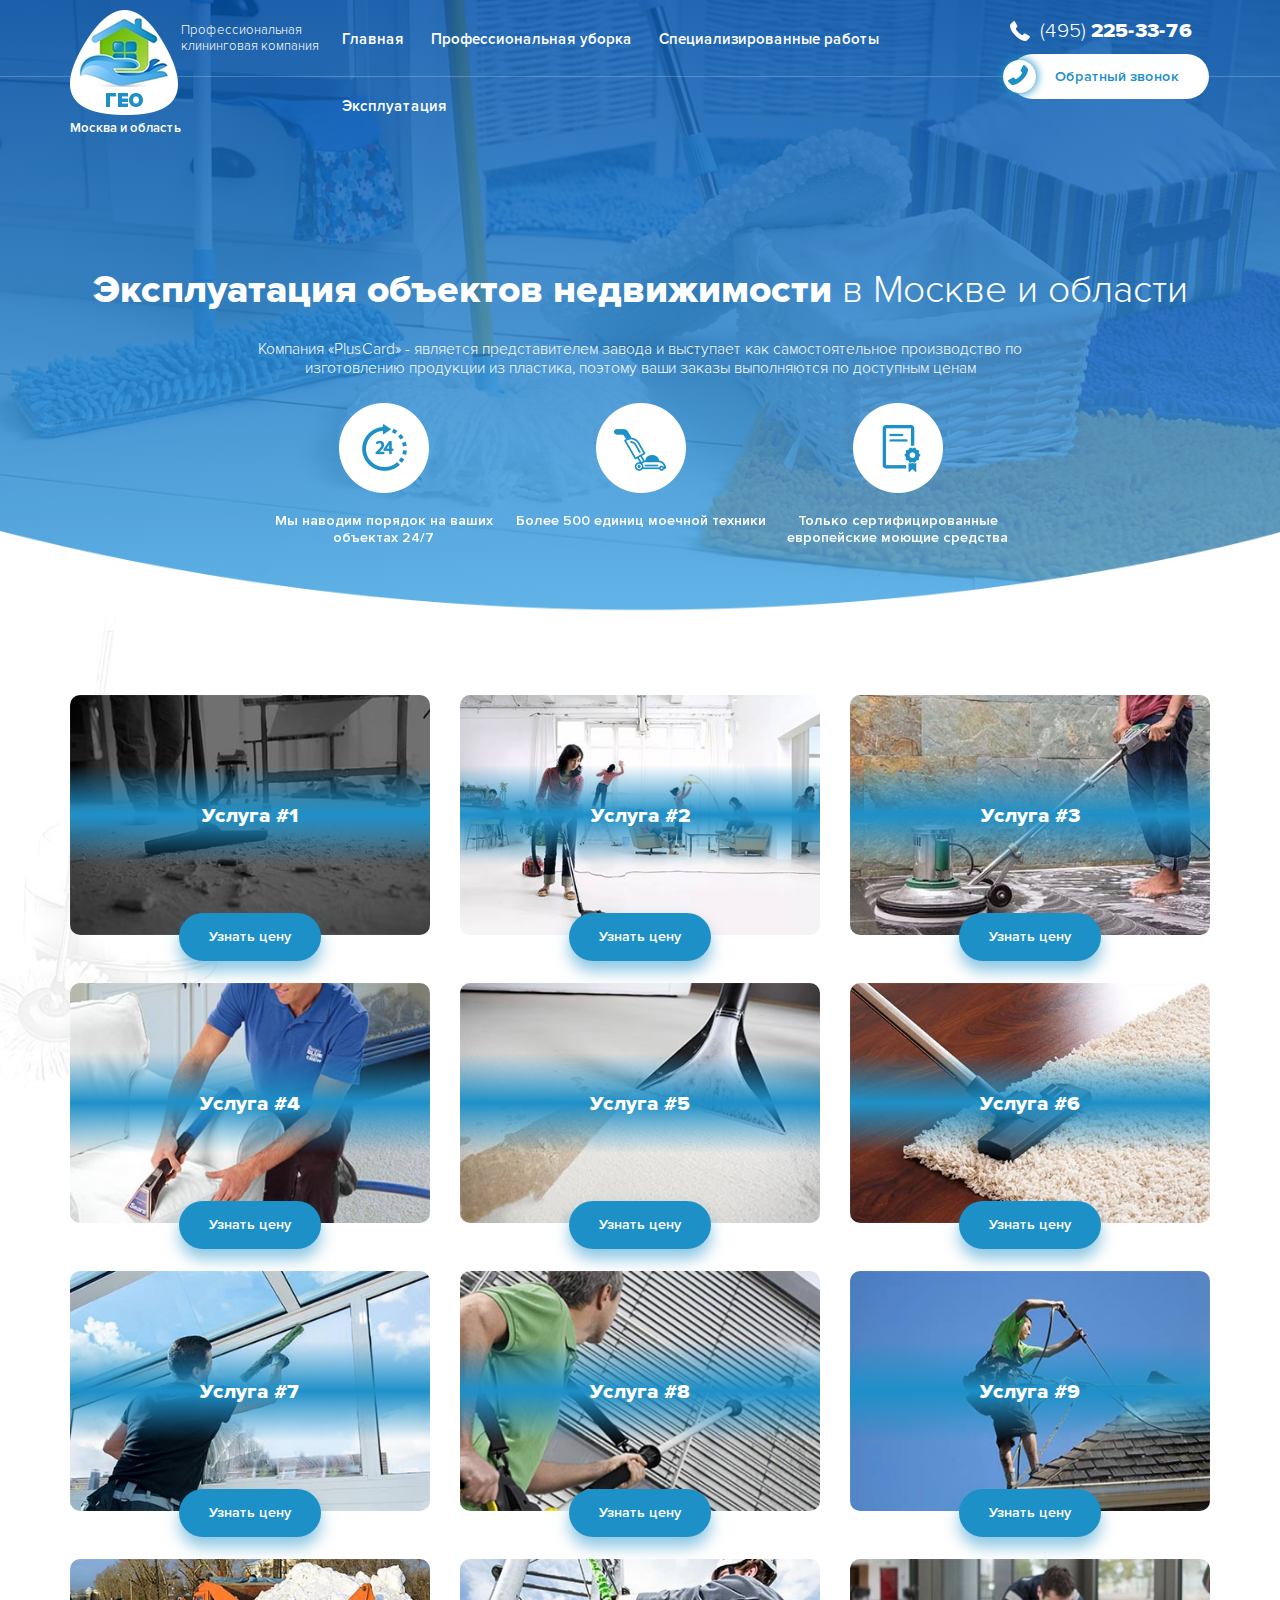
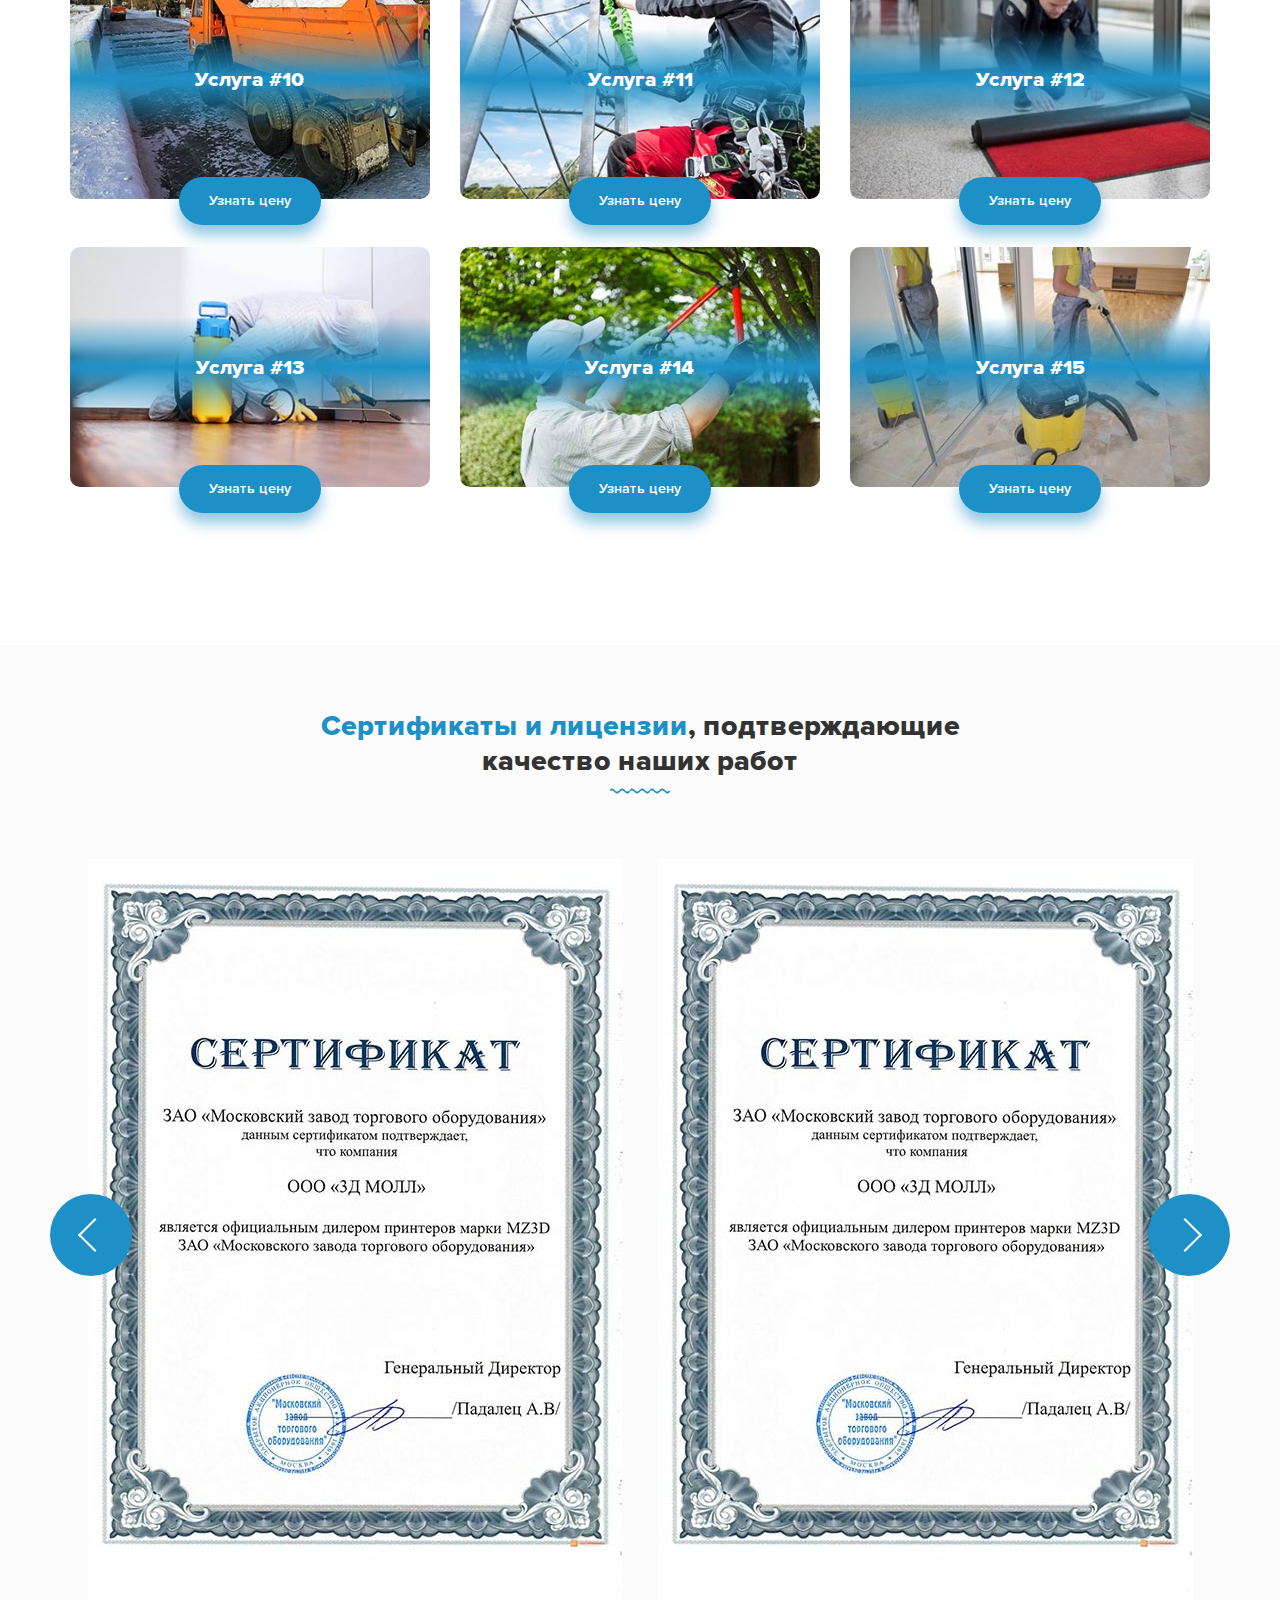
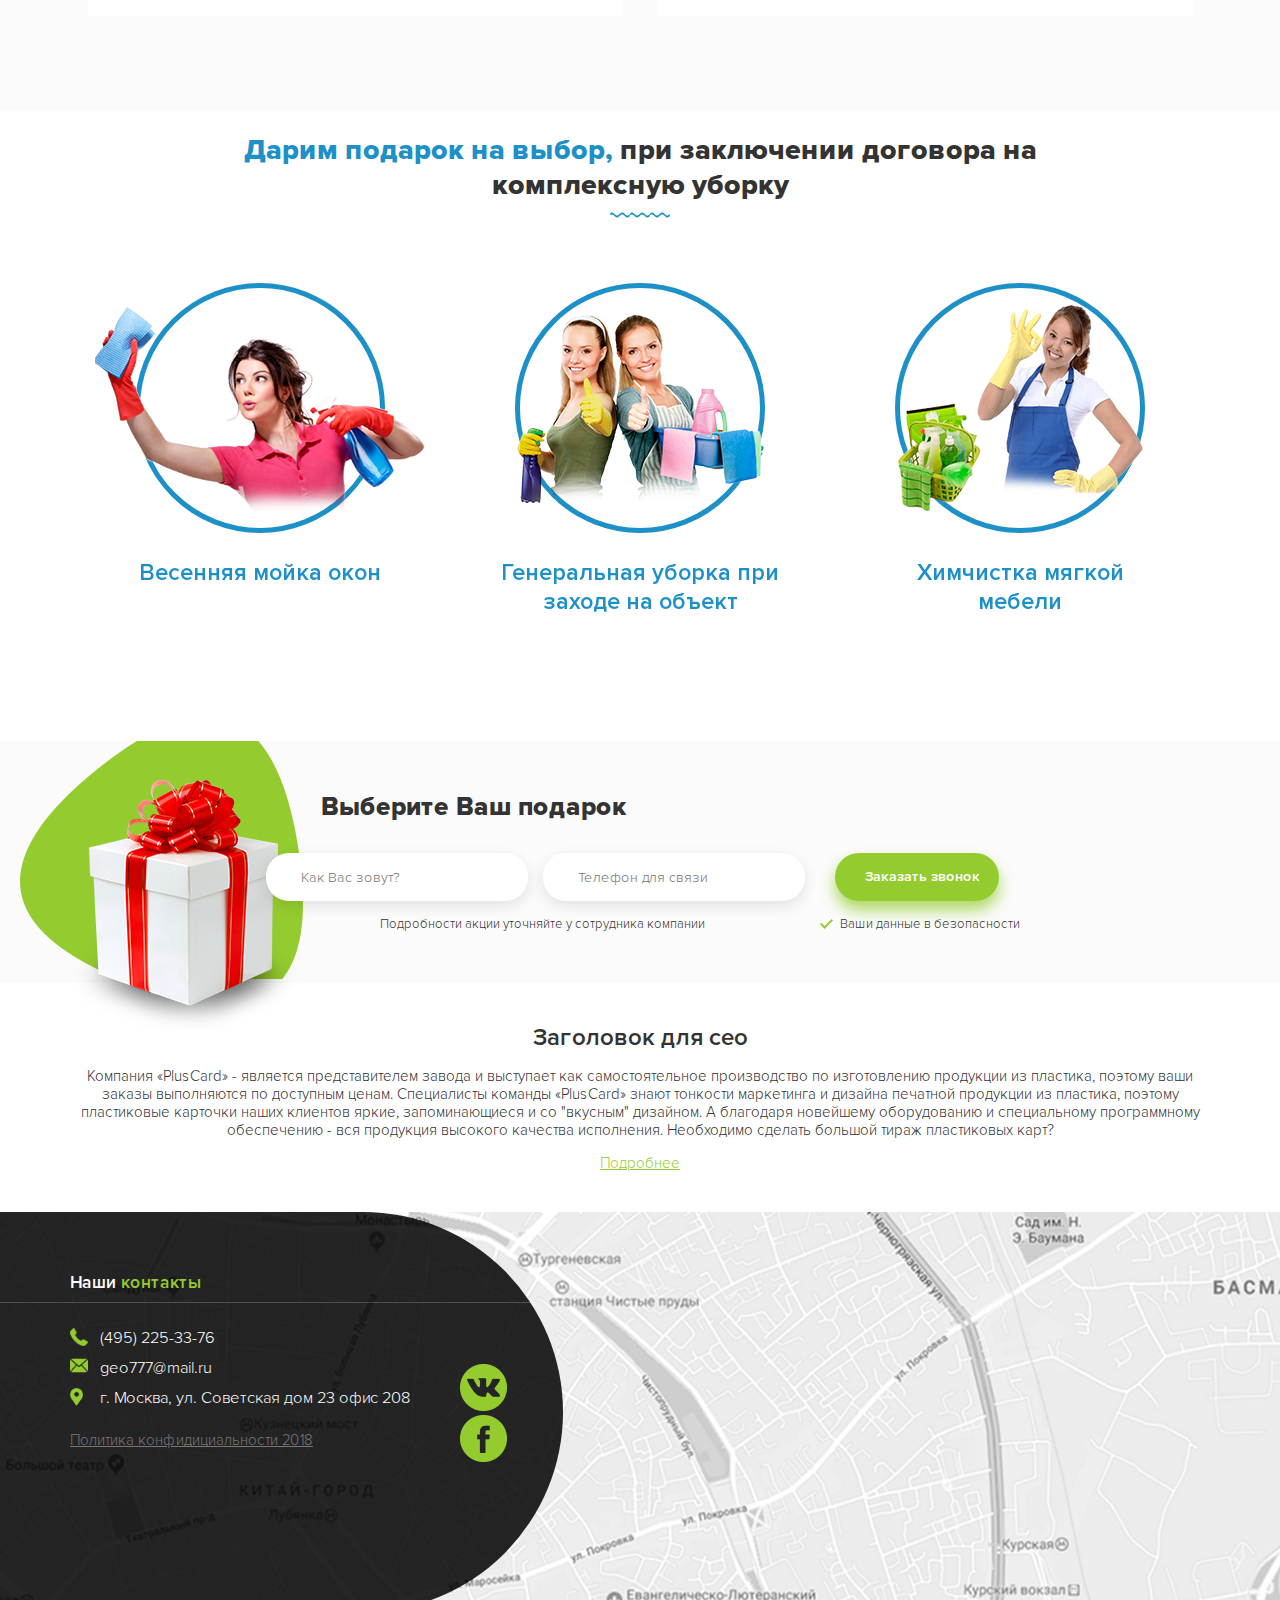
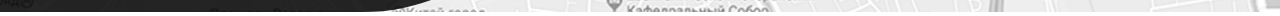
<file: ekspluatacia.html>
<!doctype html>
<html lang="ru">
  <head>
    <meta charset="utf-8">
    <meta name="viewport" content="width=device-width, initial-scale=1, shrink-to-fit=no">

    <title>Hello, world!</title>

    <link rel="stylesheet" href="css/style.css">
  </head>

  <body>

    <div class="header">
      <div class="container">
        <div class="header-item">
          <div class="header-logo">
            <a class="header-logo_link" href="/" title="Профессиональная клининговая компания">
              <img src="img/logo.png" alt="Профессиональная клининговая компания">
              <strong>Москва и область</strong>
            </a>
          </div>
        </div>
        <div class="header-item">
          <ul class="header-nav">
            <li><a href="javascript:void(0);">Главная</a></li>
            <li class="header-nav_drop">
              <a href="javascript:void(0);">Профессиональная уборка</a>
              <ul class="header-nav_sub">
                <li><a href="javascript:void(0);">Ежедневная уборка внутренних помещений</a></li>
                <li><a href="javascript:void(0);">Генеральная уборка любых помещений</a></li>
                <li><a href="javascript:void(0);">Уборка территории</a></li>
                <li><a href="javascript:void(0);">Сезонное мытье окон</a></li>
              </ul>
            </li>
            <li><a href="javascript:void(0);">Специализированные работы</a></li>
            <li><a href="javascript:void(0);">Эксплуатация</a></li>
          </ul>
        </div>
        <div class="header-item">
          <div class="header-phone"><a href="tel:84952253376">(495) <b>225-33-76</b></a></div>
          <div class="header-callback">Обратный звонок</div>
          <div class="header-burger">
            <span></span>
            <span></span>
            <span></span>
          </div>
        </div>
      </div>
    </div>

    <div class="header-mobileNav">
      <div class="header-mobileNav_close"></div>
      <ul class="header-mobileNavList">
        <li><a href="javascript:void(0);">Главная</a></li>
        <li class="header-mobileNavListdrop">
          <a href="javascript:void(0);">Профессиональная уборка</a>
          <ul class="header-mobileNavListsub">
            <li><a href="javascript:void(0);">Ежедневная уборка внутренних помещений</a></li>
            <li><a href="javascript:void(0);">Генеральная уборка любых помещений</a></li>
            <li><a href="javascript:void(0);">Уборка территории</a></li>
            <li><a href="javascript:void(0);">Сезонное мытье окон</a></li>
          </ul>
        </li>
        <li><a href="javascript:void(0);">Специализированные работы</a></li>
        <li><a href="javascript:void(0);">Эксплуатация</a></li>
      </ul>
    </div>

    <div class="header-top header-top_short" style="background-image: url('img/ekspluatacia.jpg'); background-size: cover;">
      <div class="container container-detail">
        <div class="header-top_body">
          <h1 class="header-top_detailTitle"><b>Эксплуатация объектов недвижимости</b> в Москве и области</h1>
          <p class="header-top_detailDesc">Компания «PlusCard» - является представителем завода и выступает как самостоятельное производство по изготовлению продукции из пластика, поэтому ваши заказы выполняются по доступным ценам</p>
        </div>
      </div>
      
      <div class="header-detail">
        <div class="container">
          <div class="header-detail_slider">
            <div class="header-detail_item">
              <img src="img/24-icon.png" alt="Мы наводим порядок на ваших объектах 24/7">
              <span>Мы наводим порядок на ваших объектах 24/7</span>
            </div>
            <div class="header-detail_item">
              <img src="img/tech-icon.png" alt="Более 500 единиц моечной техники">
              <span>Более 500 единиц моечной техники</span>
            </div>
            <div class="header-detail_item">
              <img src="img/cert-icon.png" alt="Только сертифицированные европейские моющие средства">
              <span>Только сертифицированные европейские моющие средства</span>
            </div>
          </div>
        </div>
      </div>
      
      
      <img src="img/slider_bottom.png" class="header-top_additional">
    </div>

    <div class="section section-detail">
      <div class="container">
        <div class="row">
          <div class="col-md-4">
            <a href="javascript:void(0)" class="spec-raboty">
              <div class="spec-raboty_placeholder" style="background-image: url('img/spec/spec-1.jpg'); background-size: cover">
                <img src="img/12by8.png" alt="Услуга #1">
                <div class="spec-raboty_label"><span>Услуга #1</span></div>
              </div>
              <div class="spec-raboty_button">Узнать цену</div>
            </a>
          </div>
          <div class="col-md-4">
            <a href="javascript:void(0)" class="spec-raboty">
              <div class="spec-raboty_placeholder" style="background-image: url('img/spec/spec-2.jpg'); background-size: cover">
                <img src="img/12by8.png" alt="Услуга #2">
                <div class="spec-raboty_label"><span>Услуга #2</span></div>
              </div>
              <div class="spec-raboty_button">Узнать цену</div>
            </a>
          </div>
          <div class="col-md-4">
            <a href="javascript:void(0)" class="spec-raboty">
              <div class="spec-raboty_placeholder" style="background-image: url('img/spec/spec-3.jpg'); background-size: cover">
                <img src="img/12by8.png" alt="Услуга #3">
                <div class="spec-raboty_label"><span>Услуга #3</span></div>
              </div>
              <div class="spec-raboty_button">Узнать цену</div>
            </a>
          </div>
          <div class="col-md-4">
            <a href="javascript:void(0)" class="spec-raboty">
              <div class="spec-raboty_placeholder" style="background-image: url('img/spec/spec-4.jpg'); background-size: cover">
                <img src="img/12by8.png" alt="Услуга #4">
                <div class="spec-raboty_label"><span>Услуга #4</span></div>
              </div>
              <div class="spec-raboty_button">Узнать цену</div>
            </a>
          </div>
          <div class="col-md-4">
            <a href="javascript:void(0)" class="spec-raboty">
              <div class="spec-raboty_placeholder" style="background-image: url('img/spec/spec-5.jpg'); background-size: cover">
                <img src="img/12by8.png" alt="Услуга #5">
                <div class="spec-raboty_label"><span>Услуга #5</span></div>
              </div>
              <div class="spec-raboty_button">Узнать цену</div>
            </a>
          </div>
          <div class="col-md-4">
            <a href="javascript:void(0)" class="spec-raboty">
              <div class="spec-raboty_placeholder" style="background-image: url('img/spec/spec-6.jpg'); background-size: cover">
                <img src="img/12by8.png" alt="Услуга #6">
                <div class="spec-raboty_label"><span>Услуга #6</span></div>
              </div>
              <div class="spec-raboty_button">Узнать цену</div>
            </a>
          </div>
          <div class="col-md-4">
            <a href="javascript:void(0)" class="spec-raboty">
              <div class="spec-raboty_placeholder" style="background-image: url('img/spec/spec-7.jpg'); background-size: cover">
                <img src="img/12by8.png" alt="Услуга #7">
                <div class="spec-raboty_label"><span>Услуга #7</span></div>
              </div>
              <div class="spec-raboty_button">Узнать цену</div>
            </a>
          </div>
          <div class="col-md-4">
            <a href="javascript:void(0)" class="spec-raboty">
              <div class="spec-raboty_placeholder" style="background-image: url('img/spec/spec-8.jpg'); background-size: cover">
                <img src="img/12by8.png" alt="Услуга #8">
                <div class="spec-raboty_label"><span>Услуга #8</span></div>
              </div>
              <div class="spec-raboty_button">Узнать цену</div>
            </a>
          </div>
          <div class="col-md-4">
            <a href="javascript:void(0)" class="spec-raboty">
              <div class="spec-raboty_placeholder" style="background-image: url('img/spec/spec-9.jpg'); background-size: cover">
                <img src="img/12by8.png" alt="Услуга #9">
                <div class="spec-raboty_label"><span>Услуга #9</span></div>
              </div>
              <div class="spec-raboty_button">Узнать цену</div>
            </a>
          </div>
          <div class="col-md-4">
            <a href="javascript:void(0)" class="spec-raboty">
              <div class="spec-raboty_placeholder" style="background-image: url('img/spec/spec-10.jpg'); background-size: cover">
                <img src="img/12by8.png" alt="Услуга #10">
                <div class="spec-raboty_label"><span>Услуга #10</span></div>
              </div>
              <div class="spec-raboty_button">Узнать цену</div>
            </a>
          </div>
          <div class="col-md-4">
            <a href="javascript:void(0)" class="spec-raboty">
              <div class="spec-raboty_placeholder" style="background-image: url('img/spec/spec-11.jpg'); background-size: cover">
                <img src="img/12by8.png" alt="Услуга #11">
                <div class="spec-raboty_label"><span>Услуга #11</span></div>
              </div>
              <div class="spec-raboty_button">Узнать цену</div>
            </a>
          </div>
          <div class="col-md-4">
            <a href="javascript:void(0)" class="spec-raboty">
              <div class="spec-raboty_placeholder" style="background-image: url('img/spec/spec-12.jpg'); background-size: cover">
                <img src="img/12by8.png" alt="Услуга #12">
                <div class="spec-raboty_label"><span>Услуга #12</span></div>
              </div>
              <div class="spec-raboty_button">Узнать цену</div>
            </a>
          </div>
          <div class="col-md-4">
            <a href="javascript:void(0)" class="spec-raboty">
              <div class="spec-raboty_placeholder" style="background-image: url('img/spec/spec-13.jpg'); background-size: cover">
                <img src="img/12by8.png" alt="Услуга #13">
                <div class="spec-raboty_label"><span>Услуга #13</span></div>
              </div>
              <div class="spec-raboty_button">Узнать цену</div>
            </a>
          </div>
          <div class="col-md-4">
            <a href="javascript:void(0)" class="spec-raboty">
              <div class="spec-raboty_placeholder" style="background-image: url('img/spec/spec-14.jpg'); background-size: cover">
                <img src="img/12by8.png" alt="Услуга #14">
                <div class="spec-raboty_label"><span>Услуга #14</span></div>
              </div>
              <div class="spec-raboty_button">Узнать цену</div>
            </a>
          </div>
          <div class="col-md-4">
            <a href="javascript:void(0)" class="spec-raboty">
              <div class="spec-raboty_placeholder" style="background-image: url('img/spec/spec-15.jpg'); background-size: cover">
                <img src="img/12by8.png" alt="Услуга #15">
                <div class="spec-raboty_label"><span>Услуга #15</span></div>
              </div>
              <div class="spec-raboty_button">Узнать цену</div>
            </a>
          </div>
        </div>
      </div>
    </div>

    <div class="section section-certs">
      <div class="container">
        <h2><span>Сертификаты и лицензии</span>, подтверждающие <br>качество наших работ</h2>

        <div class="certs">
          <div class="certs-item"><img src="img/cert.jpg"></div>
          <div class="certs-item"><img src="img/cert.jpg"></div>
          <div class="certs-item"><img src="img/cert.jpg"></div>
          <div class="certs-item"><img src="img/cert.jpg"></div>
        </div>
      </div>
    </div>

    <div class="section">
      <div class="container">
        
        <h2><span>Дарим подарок на выбор,</span> при заключении договора на комплексную уборку</h2>

        <div class="section-gift">
          <div class="section-gift_item">
            <div class="section-circle">
              <div class="section-circle_item">
                <img class="section-circle_spacer" src="img/square.png">
                <div class="section-circle_image"><img src="img/podarok-1.png"></div>
              </div>
              <div class="section-circle_body">
                <span>Весенняя мойка окон</span>
                <div class="section-circle_button" data-caption="Весенняя мойка окон">Выбрать подарок</div>
              </div>
            </div>
          </div>
          <div class="section-gift_item">
            <div class="section-circle">
              <div class="section-circle_item">
                <img class="section-circle_spacer" src="img/square.png">
                <div class="section-circle_image"><img src="img/podarok-2.png"></div>
              </div>
              <div class="section-circle_body">
                <span>Генеральная уборка при заходе на объект</span>
                <div class="section-circle_button" data-caption="Генеральная уборка при заходе на объект">Выбрать подарок</div>
              </div>
            </div>
          </div>
          <div class="section-gift_item">
            <div class="section-circle">
              <div class="section-circle_item">
                <img class="section-circle_spacer" src="img/square.png">
                <div class="section-circle_image"><img src="img/podarok-3.png"></div>
              </div>
              <div class="section-circle_body">
                <span>Химчистка мягкой мебели</span>
                <div class="section-circle_button" data-caption="Химчистка мягкой мебели">Выбрать подарок</div>
              </div>
            </div>
          </div>
        </div>
      </div>
    </div>

    <div class="section section-form" style="display: block">
      <div class="container">
        <div class="section-form_gift">
          <img src="img/gift_figure.png" alt="Ваш выбор">
        </div>
        <div class="section-form_body">
          <h3 class="formTitle">Выберите Ваш подарок</h3>
          <form class="giftForm">
            <input id="giftSelected" name="giftSelected" type="hidden" value="Подарок не выбран">
            <div class="giftForm-inner">
              <div class="giftForm-inputs"><input type="text" id="giftFormName" name="giftFormName" placeholder="Как Вас зовут?"></div>
              <div class="giftForm-inputs"><input type="text" id="giftFormTel" name="giftFormTel" placeholder="Телефон для связи"></div>
              <div class="giftForm-inputs"><input type="submit" value="Заказать звонок"></div>
            </div>
            <div class="giftForm-inner">
              <div class="giftForm-annotation">Подробности акции уточняйте у сотрудника компании</div>
              <div class="giftForm-safe">Ваши данные в безопасности</div>
            </div>
          </form>
        </div>
      </div>
    </div>

    <div class="section section-seo">
      <div class="container">
        <h4>Заголовок для сео</h4>
        <p>Компания «PlusCard» - является представителем завода и выступает как самостоятельное производство по изготовлению продукции из пластика, поэтому ваши заказы выполняются по доступным ценам. Специалисты команды «PlusCard» знают тонкости маркетинга и дизайна печатной продукции из пластика, поэтому пластиковые карточки наших клиентов яркие, запоминающиеся и со "вкусным" дизайном. А благодаря новейшему оборудованию и специальному программному обеспечению - вся продукция высокого качества исполнения. Необходимо сделать большой тираж пластиковых карт?</p>
        <a href="javascript:void(0);">Подробнее</a>
      </div>
    </div>

    <div class="section section-footer">
      <div class="section-footer_inner">
        <div class="container">
          <div class="footer-body">
            <h3>Наши <span>контакты</span></h3>
            <div class="footer-contacts">
              <div class="footer-contacts_item tel"><a href="tel:+74952253376">(495) 225-33-76</a></div>
              <div class="footer-contacts_item mail"><a href="mailto:geo777@mail.ru">geo777@mail.ru</a></div>
              <div class="footer-contacts_item address"><span>г. Москва, ул. Советская дом 23 офис 208</span></div>
            </div>
            <br>
            <a href="javascript:void(0);" class="privacy">Политика конфидициальности 2018</a>
            <div class="footer-socials">
              <div class="footer-socials_item">
                <a href="javascript:void(0)">
                  <img src="img/vk.png" alt="">
                </a>
              </div>
              <div class="footer-socials_item">
                <a href="javascript:void(0)">
                  <img src="img/fb.png" alt="">
                </a>
              </div>
            </div>
          </div>
        </div>
      </div>
      <div class="section-footer_map">
        <img src="img/map.jpg" style="width: 100%; height: 100%; object-fit: cover">
      </div>
    </div>

    <div class="modal-block">
      <div class="modal-block_wrapper">
        <div class="modal-block_close"></div>
        <div class="modal-block_title">
          Заполните поля ниже и мы <span>перезвоним вам</span>, чтобы ответить на все вопросы
        </div>
        <form class="modal-block_form">
          <div class="modal-block_label">
            <input type="text" id="modalName" name="modalName" class="modal-block_input" placeholder="Как Вас зовут:">
          </div>
          <div class="modal-block_label">
            <input type="text" id="modalTel" name="modalTel" class="modal-block_input" placeholder="Телефон для связи">
          </div>
          <div class="modal-block_label">
            <input type="submit" class="modal-block_input" value="Заказать звонок">
          </div>
          <div class="modal-block_safe">Ваши данные в безопасности</div>
        </form>
      </div>
    </div>
  
  <script src="libs/jquery/jquery.min.js"></script>
  <script src="libs/jquery/jquery.maskedinput.min.js"></script>
  <script src="libs/slick/slick.min.js"></script>
  <script src="js/common.js"></script>
  </body>
</html>
</file>
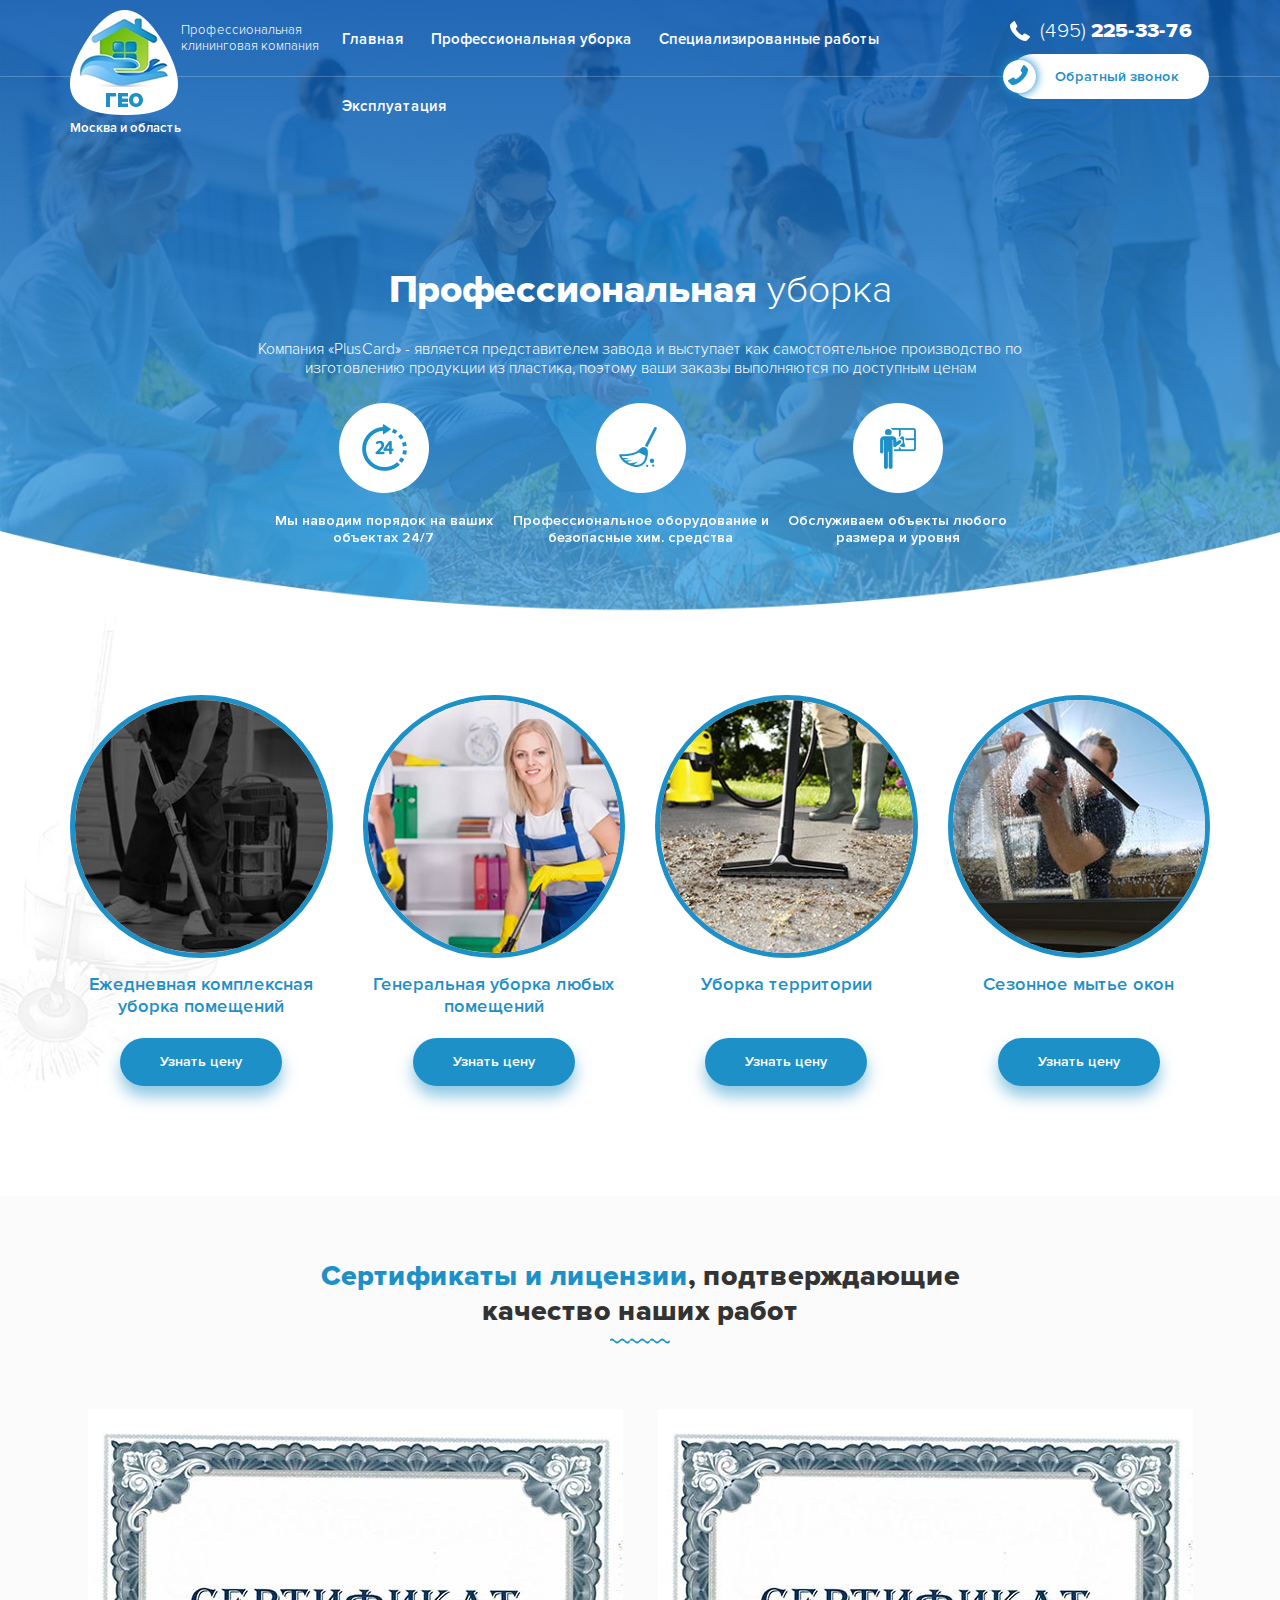
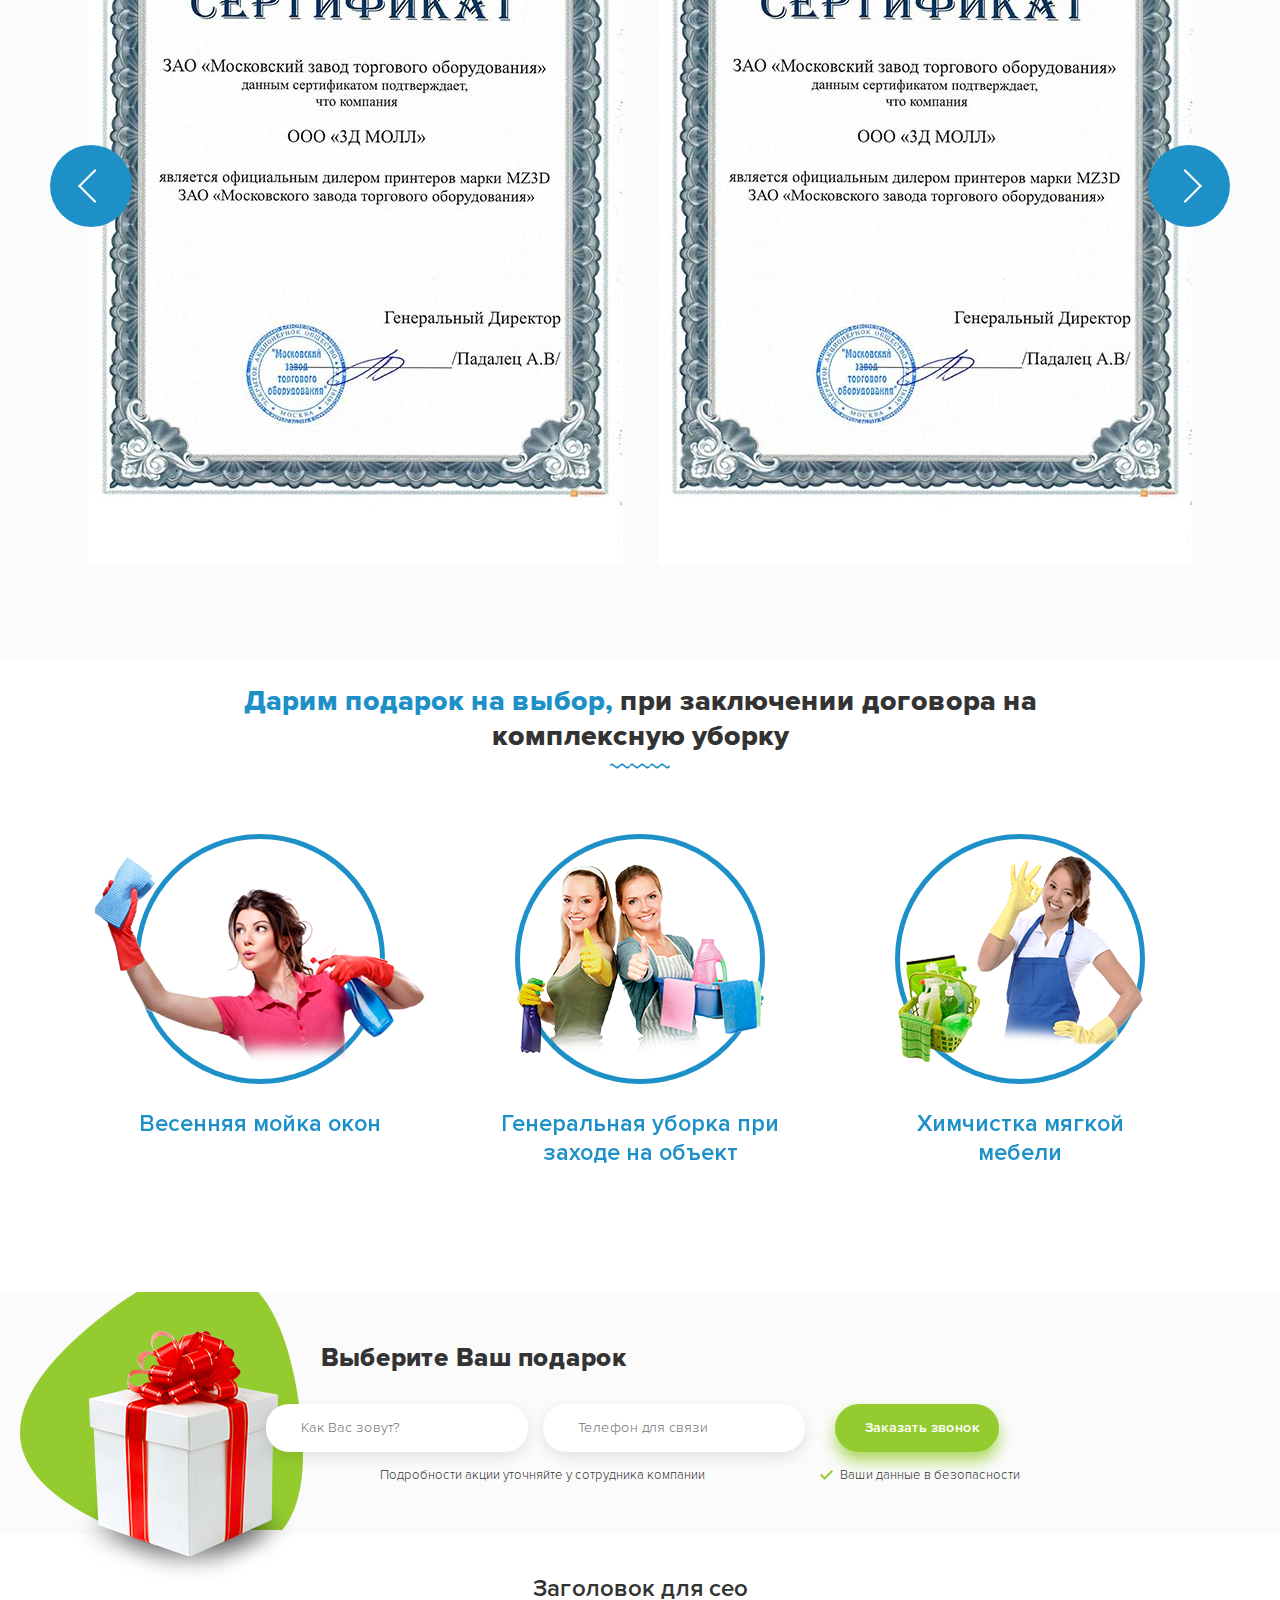
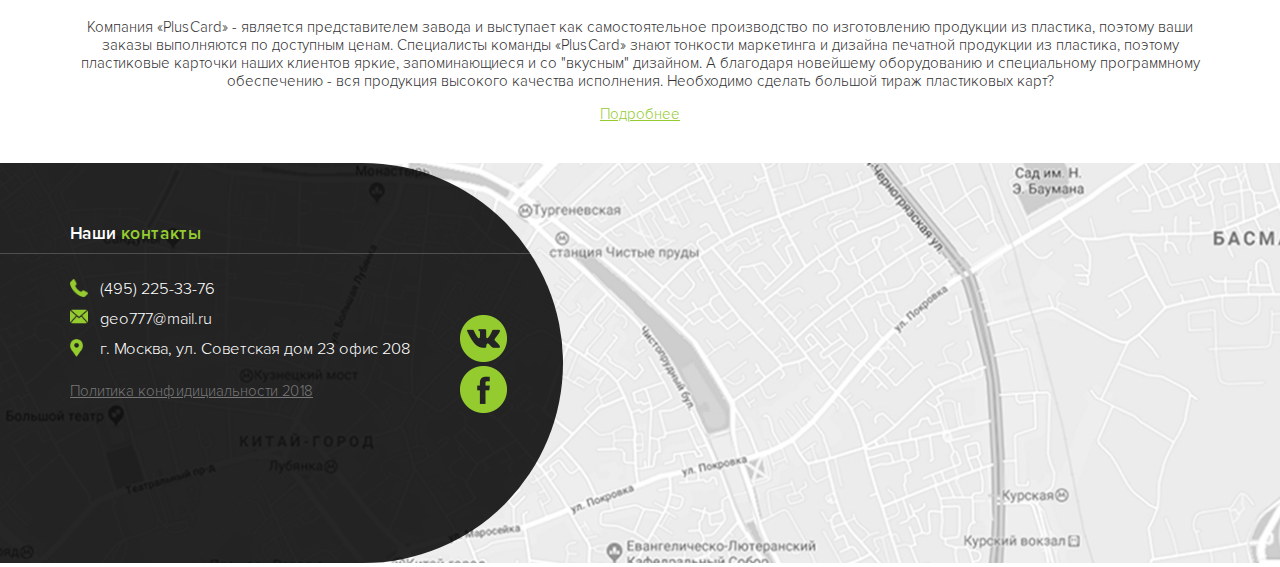
<file: prof_uborka.html>
<!doctype html>
<html lang="ru">
  <head>
    <meta charset="utf-8">
    <meta name="viewport" content="width=device-width, initial-scale=1, shrink-to-fit=no">

    <title>Hello, world!</title>

    <link rel="stylesheet" href="css/style.css">
  </head>

  <body>

    <div class="header">
      <div class="container">
        <div class="header-item">
          <div class="header-logo">
            <a class="header-logo_link" href="/" title="Профессиональная клининговая компания">
              <img src="img/logo.png" alt="Профессиональная клининговая компания">
              <strong>Москва и область</strong>
            </a>
          </div>
        </div>
        <div class="header-item">
          <ul class="header-nav">
            <li><a href="javascript:void(0);">Главная</a></li>
            <li class="header-nav_drop">
              <a href="javascript:void(0);">Профессиональная уборка</a>
              <ul class="header-nav_sub">
                <li><a href="javascript:void(0);">Ежедневная уборка внутренних помещений</a></li>
                <li><a href="javascript:void(0);">Генеральная уборка любых помещений</a></li>
                <li><a href="javascript:void(0);">Уборка территории</a></li>
                <li><a href="javascript:void(0);">Сезонное мытье окон</a></li>
              </ul>
            </li>
            <li><a href="javascript:void(0);">Специализированные работы</a></li>
            <li><a href="javascript:void(0);">Эксплуатация</a></li>
          </ul>
        </div>
        <div class="header-item">
          <div class="header-phone"><a href="tel:84952253376">(495) <b>225-33-76</b></a></div>
          <div class="header-callback">Обратный звонок</div>
          <div class="header-burger">
            <span></span>
            <span></span>
            <span></span>
          </div>
        </div>
      </div>
    </div>

    <div class="header-mobileNav">
      <div class="header-mobileNav_close"></div>
      <ul class="header-mobileNavList">
        <li><a href="javascript:void(0);">Главная</a></li>
        <li class="header-mobileNavListdrop">
          <a href="javascript:void(0);">Профессиональная уборка</a>
          <ul class="header-mobileNavListsub">
            <li><a href="javascript:void(0);">Ежедневная уборка внутренних помещений</a></li>
            <li><a href="javascript:void(0);">Генеральная уборка любых помещений</a></li>
            <li><a href="javascript:void(0);">Уборка территории</a></li>
            <li><a href="javascript:void(0);">Сезонное мытье окон</a></li>
          </ul>
        </li>
        <li><a href="javascript:void(0);">Специализированные работы</a></li>
        <li><a href="javascript:void(0);">Эксплуатация</a></li>
      </ul>
    </div>

    <div class="header-top header-top_short" style="background-image: url('img/detail-bg.jpg'); background-size: cover;">
      <div class="container container-detail">
        <div class="header-top_body">
          <h1 class="header-top_detailTitle"><b>Профессиональная</b> уборка</h1>
          <p class="header-top_detailDesc">Компания «PlusCard» - является представителем завода и выступает как самостоятельное производство по изготовлению продукции из пластика, поэтому ваши заказы выполняются по доступным ценам</p>
        </div>
      </div>
      
      <div class="header-detail">
        <div class="container">
          <div class="header-detail_slider">
            <div class="header-detail_item">
              <img src="img/24-icon.png" alt="Мы наводим порядок на ваших объектах 24/7">
              <span>Мы наводим порядок на ваших объектах 24/7</span>
            </div>
            <div class="header-detail_item">
              <img src="img/wiping-icon.png" alt="Профессиональное оборудование и безопасные хим. средства">
              <span>Профессиональное оборудование и безопасные хим. средства</span>
            </div>
            <div class="header-detail_item">
              <img src="img/cleaning-icon.png" alt="Обслуживаем объекты любого размера и уровня">
              <span>Обслуживаем объекты любого размера и уровня</span>
            </div>
          </div>
        </div>
      </div>
      
      
      <img src="img/slider_bottom.png" class="header-top_additional">
    </div>

    <div class="section section-detail">
      <div class="container">
        <div class="row">
          <div class="col-lg-3">
            <a href="javascript:void(0);" class="section-uborka">
              <div class="section-uborka_image">
                <img src="img/uborka-1.jpg" alt="Ежедневная комплексная уборка помещений">
              </div>
              <div class="section-uborka_name">Ежедневная комплексная уборка помещений</div>
              <div class="section-uborka_button">Узнать цену</div>
            </a>
          </div>
          <div class="col-lg-3">
            <a href="javascript:void(0);" class="section-uborka">
              <div class="section-uborka_image">
                <img src="img/uborka-2.jpg" alt="Генеральная уборка любых помещений">
              </div>
              <div class="section-uborka_name">Генеральная уборка любых помещений</div>
              <div class="section-uborka_button">Узнать цену</div>
            </a>
          </div>
          <div class="col-lg-3">
            <a href="javascript:void(0);" class="section-uborka">
              <div class="section-uborka_image">
                <img src="img/uborka-3.jpg" alt="Уборка территории">
              </div>
              <div class="section-uborka_name">Уборка территории</div>
              <div class="section-uborka_button">Узнать цену</div>
            </a>
          </div>
          <div class="col-lg-3">
            <a href="javascript:void(0);" class="section-uborka">
              <div class="section-uborka_image">
                <img src="img/uborka-4.jpg" alt="Сезонное мытье окон">
              </div>
              <div class="section-uborka_name">Сезонное мытье окон</div>
              <div class="section-uborka_button">Узнать цену</div>
            </a>
          </div>
        </div>
      </div>
    </div>

    <div class="section section-certs">
      <div class="container">
        <h2><span>Сертификаты и лицензии</span>, подтверждающие <br>качество наших работ</h2>

        <div class="certs">
          <div class="certs-item"><img src="img/cert.jpg"></div>
          <div class="certs-item"><img src="img/cert.jpg"></div>
          <div class="certs-item"><img src="img/cert.jpg"></div>
          <div class="certs-item"><img src="img/cert.jpg"></div>
        </div>
      </div>
    </div>

    <div class="section">
      <div class="container">
        
        <h2><span>Дарим подарок на выбор,</span> при заключении договора на комплексную уборку</h2>

        <div class="section-gift">
          <div class="section-gift_item">
            <div class="section-circle">
              <div class="section-circle_item">
                <img class="section-circle_spacer" src="img/square.png">
                <div class="section-circle_image"><img src="img/podarok-1.png"></div>
              </div>
              <div class="section-circle_body">
                <span>Весенняя мойка окон</span>
                <div class="section-circle_button" data-caption="Весенняя мойка окон">Выбрать подарок</div>
              </div>
            </div>
          </div>
          <div class="section-gift_item">
            <div class="section-circle">
              <div class="section-circle_item">
                <img class="section-circle_spacer" src="img/square.png">
                <div class="section-circle_image"><img src="img/podarok-2.png"></div>
              </div>
              <div class="section-circle_body">
                <span>Генеральная уборка при заходе на объект</span>
                <div class="section-circle_button" data-caption="Генеральная уборка при заходе на объект">Выбрать подарок</div>
              </div>
            </div>
          </div>
          <div class="section-gift_item">
            <div class="section-circle">
              <div class="section-circle_item">
                <img class="section-circle_spacer" src="img/square.png">
                <div class="section-circle_image"><img src="img/podarok-3.png"></div>
              </div>
              <div class="section-circle_body">
                <span>Химчистка мягкой мебели</span>
                <div class="section-circle_button" data-caption="Химчистка мягкой мебели">Выбрать подарок</div>
              </div>
            </div>
          </div>
        </div>
      </div>
    </div>

    <div class="section section-form" style="display: block">
      <div class="container">
        <div class="section-form_gift">
          <img src="img/gift_figure.png" alt="Ваш выбор">
        </div>
        <div class="section-form_body">
          <h3 class="formTitle">Выберите Ваш подарок</h3>
          <form class="giftForm">
            <input id="giftSelected" name="giftSelected" type="hidden" value="Подарок не выбран">
            <div class="giftForm-inner">
              <div class="giftForm-inputs"><input type="text" id="giftFormName" name="giftFormName" placeholder="Как Вас зовут?"></div>
              <div class="giftForm-inputs"><input type="text" id="giftFormTel" name="giftFormTel" placeholder="Телефон для связи"></div>
              <div class="giftForm-inputs"><input type="submit" value="Заказать звонок"></div>
            </div>
            <div class="giftForm-inner">
              <div class="giftForm-annotation">Подробности акции уточняйте у сотрудника компании</div>
              <div class="giftForm-safe">Ваши данные в безопасности</div>
            </div>
          </form>
        </div>
      </div>
    </div>

    <div class="section section-seo">
      <div class="container">
        <h4>Заголовок для сео</h4>
        <p>Компания «PlusCard» - является представителем завода и выступает как самостоятельное производство по изготовлению продукции из пластика, поэтому ваши заказы выполняются по доступным ценам. Специалисты команды «PlusCard» знают тонкости маркетинга и дизайна печатной продукции из пластика, поэтому пластиковые карточки наших клиентов яркие, запоминающиеся и со "вкусным" дизайном. А благодаря новейшему оборудованию и специальному программному обеспечению - вся продукция высокого качества исполнения. Необходимо сделать большой тираж пластиковых карт?</p>
        <a href="javascript:void(0);">Подробнее</a>
      </div>
    </div>

    <div class="section section-footer">
      <div class="section-footer_inner">
        <div class="container">
          <div class="footer-body">
            <h3>Наши <span>контакты</span></h3>
            <div class="footer-contacts">
              <div class="footer-contacts_item tel"><a href="tel:+74952253376">(495) 225-33-76</a></div>
              <div class="footer-contacts_item mail"><a href="mailto:geo777@mail.ru">geo777@mail.ru</a></div>
              <div class="footer-contacts_item address"><span>г. Москва, ул. Советская дом 23 офис 208</span></div>
            </div>
            <br>
            <a href="javascript:void(0);" class="privacy">Политика конфидициальности 2018</a>
            <div class="footer-socials">
              <div class="footer-socials_item">
                <a href="javascript:void(0)">
                  <img src="img/vk.png" alt="">
                </a>
              </div>
              <div class="footer-socials_item">
                <a href="javascript:void(0)">
                  <img src="img/fb.png" alt="">
                </a>
              </div>
            </div>
          </div>
        </div>
      </div>
      <div class="section-footer_map">
        <img src="img/map.jpg" style="width: 100%; height: 100%; object-fit: cover">
      </div>
    </div>

    <div class="modal-block">
      <div class="modal-block_wrapper">
        <div class="modal-block_close"></div>
        <div class="modal-block_title">
          Заполните поля ниже и мы <span>перезвоним вам</span>, чтобы ответить на все вопросы
        </div>
        <form class="modal-block_form">
          <div class="modal-block_label">
            <input type="text" id="modalName" name="modalName" class="modal-block_input" placeholder="Как Вас зовут:">
          </div>
          <div class="modal-block_label">
            <input type="text" id="modalTel" name="modalTel" class="modal-block_input" placeholder="Телефон для связи">
          </div>
          <div class="modal-block_label">
            <input type="submit" class="modal-block_input" value="Заказать звонок">
          </div>
          <div class="modal-block_safe">Ваши данные в безопасности</div>
        </form>
      </div>
    </div>

  <script src="libs/jquery/jquery.min.js"></script>
  <script src="libs/jquery/jquery.maskedinput.min.js"></script>
  <script src="libs/slick/slick.min.js"></script>
  <script src="js/common.js"></script>
  </body>
</html>
</file>
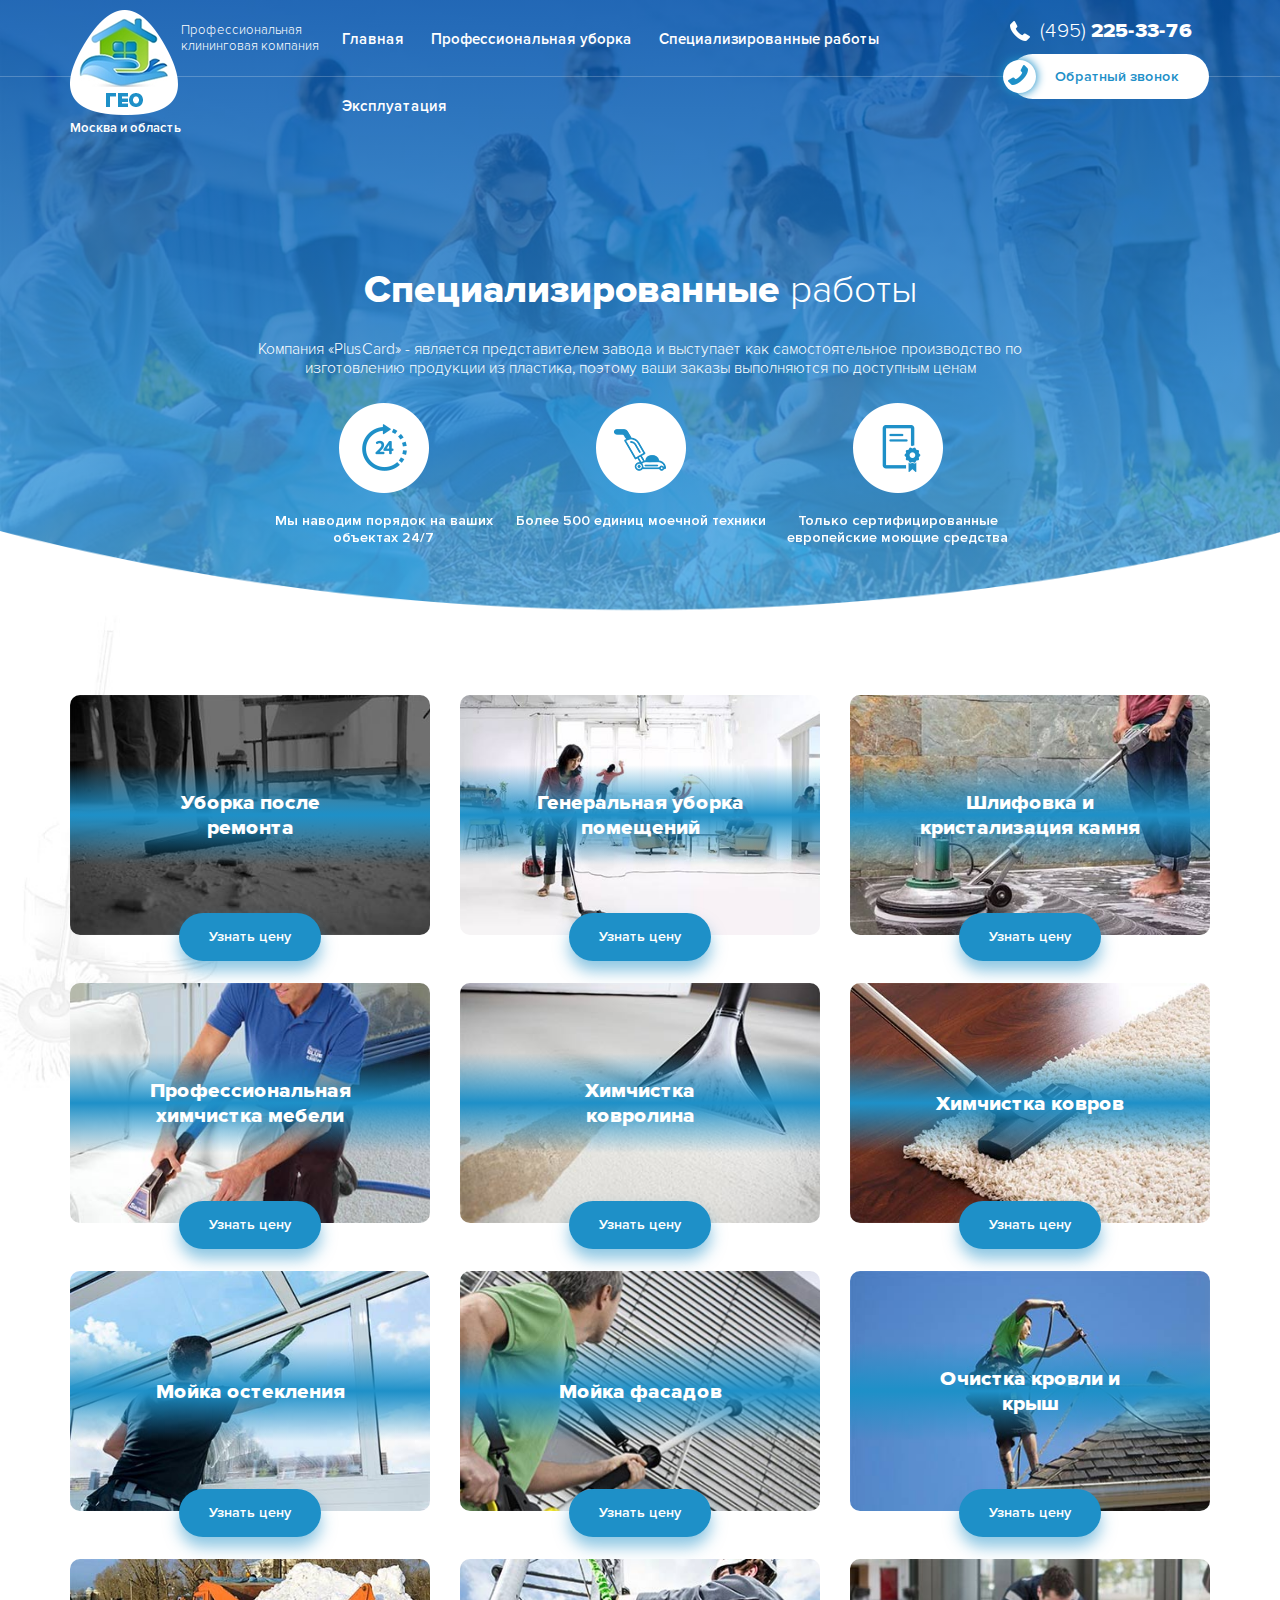
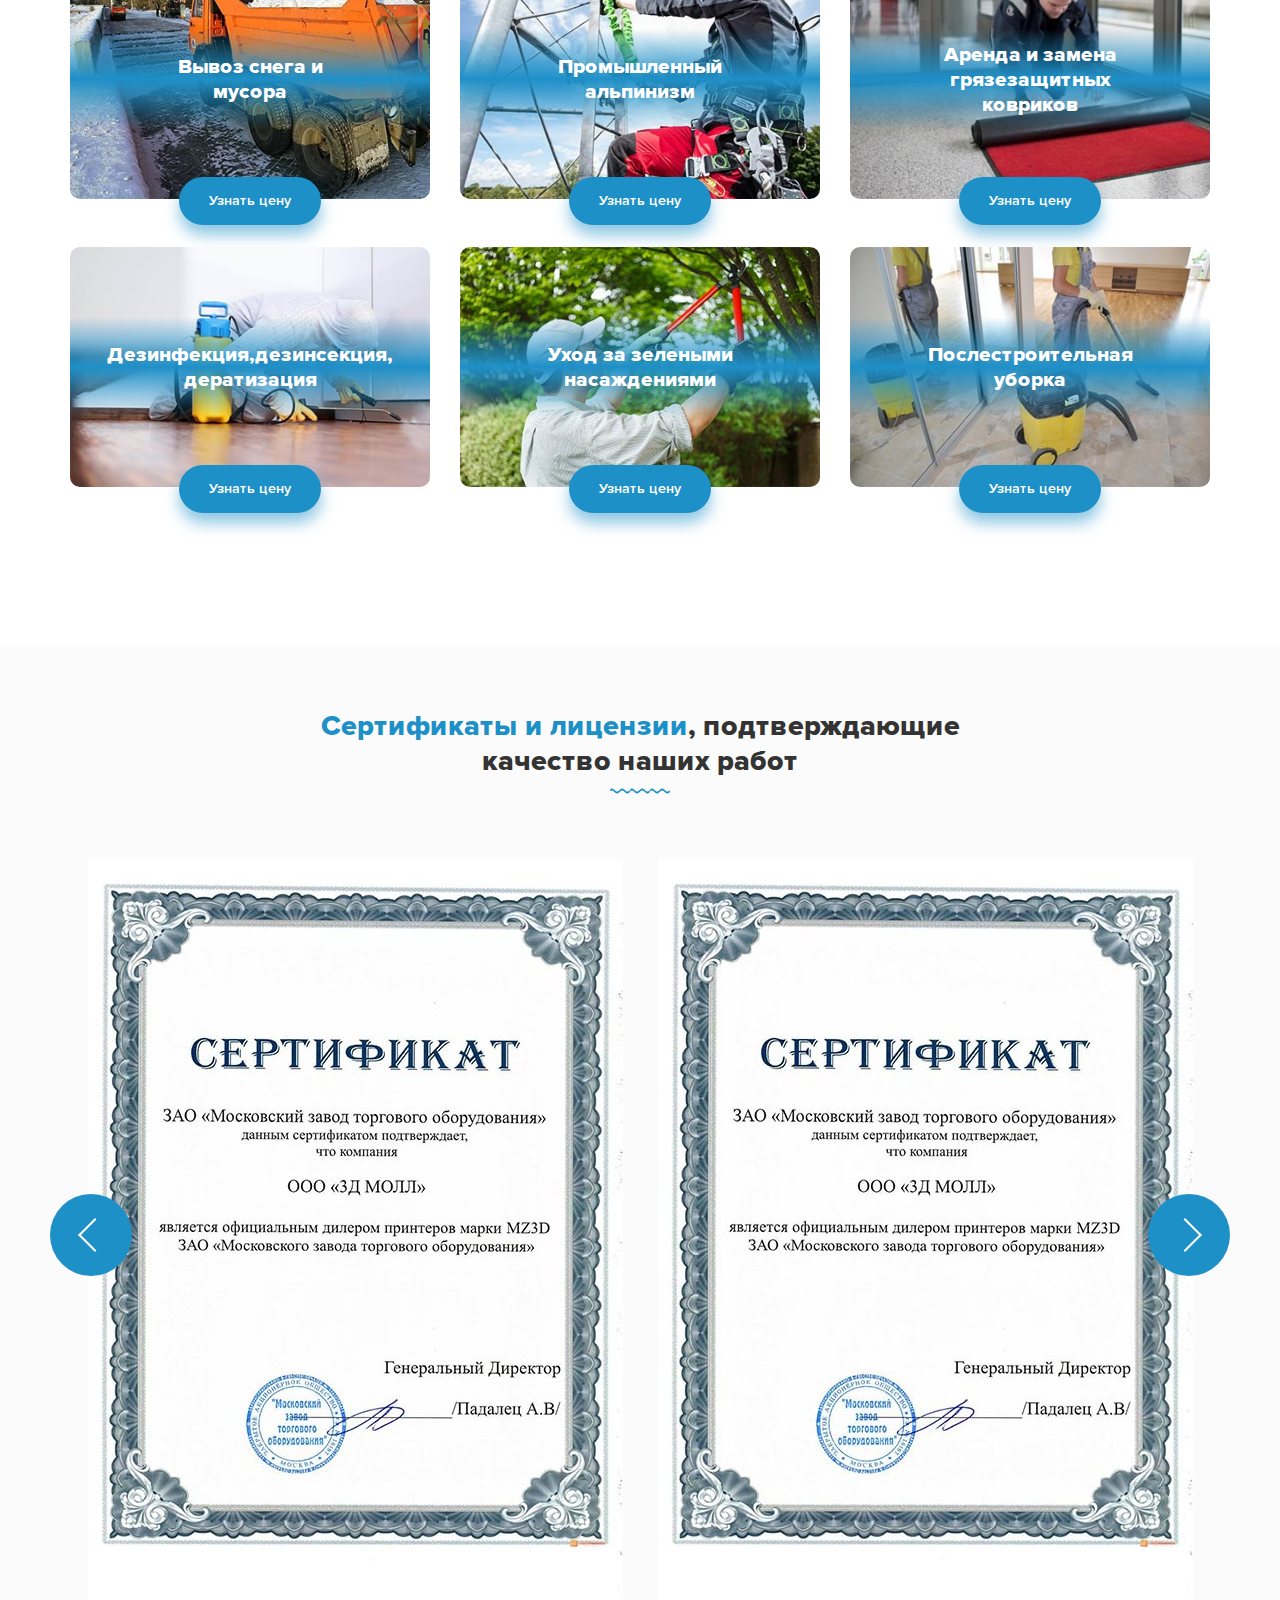
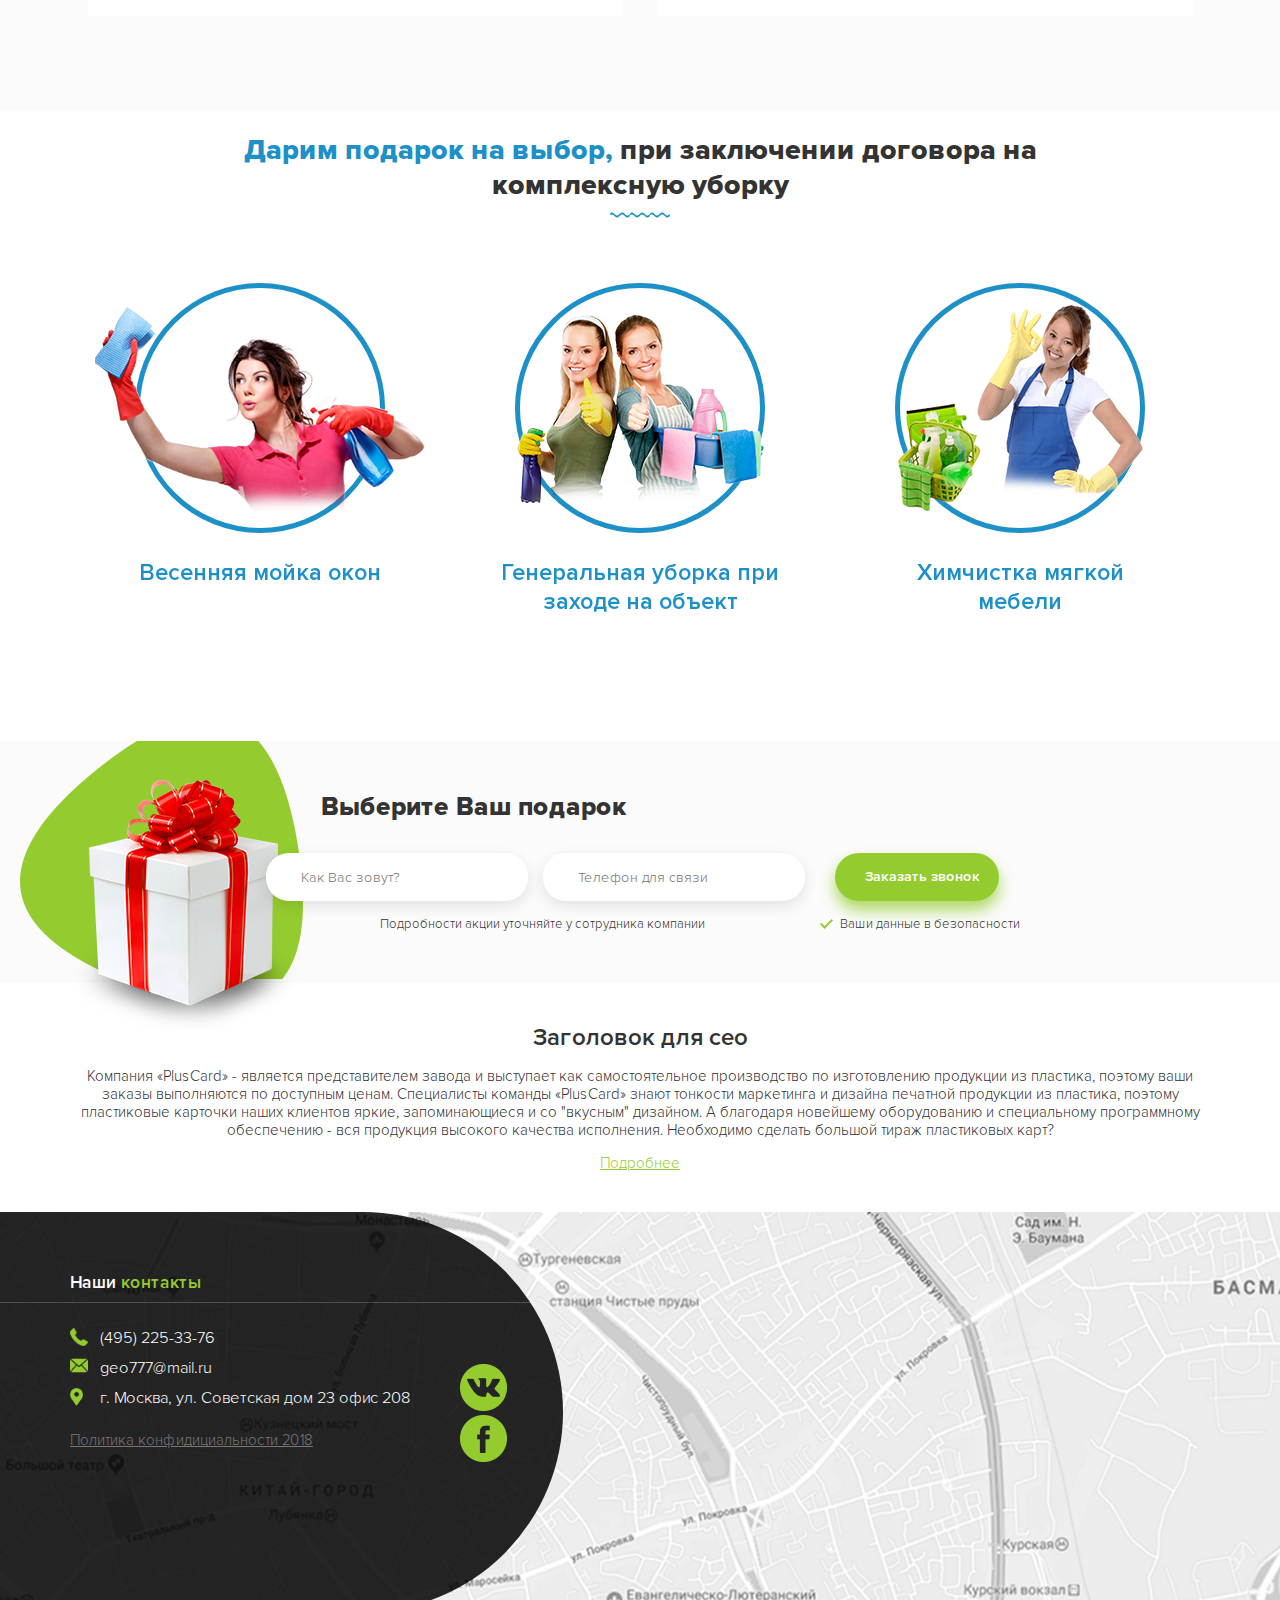
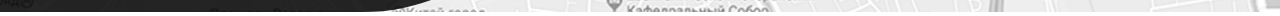
<file: spec_raboty.html>
<!doctype html>
<html lang="ru">
  <head>
    <meta charset="utf-8">
    <meta name="viewport" content="width=device-width, initial-scale=1, shrink-to-fit=no">

    <title>Hello, world!</title>

    <link rel="stylesheet" href="css/style.css">
  </head>

  <body>

    <div class="header">
      <div class="container">
        <div class="header-item">
          <div class="header-logo">
            <a class="header-logo_link" href="/" title="Профессиональная клининговая компания">
              <img src="img/logo.png" alt="Профессиональная клининговая компания">
              <strong>Москва и область</strong>
            </a>
          </div>
        </div>
        <div class="header-item">
          <ul class="header-nav">
            <li><a href="javascript:void(0);">Главная</a></li>
            <li class="header-nav_drop">
              <a href="javascript:void(0);">Профессиональная уборка</a>
              <ul class="header-nav_sub">
                <li><a href="javascript:void(0);">Ежедневная уборка внутренних помещений</a></li>
                <li><a href="javascript:void(0);">Генеральная уборка любых помещений</a></li>
                <li><a href="javascript:void(0);">Уборка территории</a></li>
                <li><a href="javascript:void(0);">Сезонное мытье окон</a></li>
              </ul>
            </li>
            <li><a href="javascript:void(0);">Специализированные работы</a></li>
            <li><a href="javascript:void(0);">Эксплуатация</a></li>
          </ul>
        </div>
        <div class="header-item">
          <div class="header-phone"><a href="tel:84952253376">(495) <b>225-33-76</b></a></div>
          <div class="header-callback">Обратный звонок</div>
          <div class="header-burger">
            <span></span>
            <span></span>
            <span></span>
          </div>
        </div>
      </div>
    </div>

    <div class="header-mobileNav">
      <div class="header-mobileNav_close"></div>
      <ul class="header-mobileNavList">
        <li><a href="javascript:void(0);">Главная</a></li>
        <li class="header-mobileNavListdrop">
          <a href="javascript:void(0);">Профессиональная уборка</a>
          <ul class="header-mobileNavListsub">
            <li><a href="javascript:void(0);">Ежедневная уборка внутренних помещений</a></li>
            <li><a href="javascript:void(0);">Генеральная уборка любых помещений</a></li>
            <li><a href="javascript:void(0);">Уборка территории</a></li>
            <li><a href="javascript:void(0);">Сезонное мытье окон</a></li>
          </ul>
        </li>
        <li><a href="javascript:void(0);">Специализированные работы</a></li>
        <li><a href="javascript:void(0);">Эксплуатация</a></li>
      </ul>
    </div>

    <div class="header-top header-top_short" style="background-image: url('img/detail-bg.jpg'); background-size: cover;">
      <div class="container container-detail">
        <div class="header-top_body">
          <h1 class="header-top_detailTitle"><b>Специализированные</b> работы</h1>
          <p class="header-top_detailDesc">Компания «PlusCard» - является представителем завода и выступает как самостоятельное производство по изготовлению продукции из пластика, поэтому ваши заказы выполняются по доступным ценам</p>
        </div>
      </div>
      
      <div class="header-detail">
        <div class="container">
          <div class="header-detail_slider">
            <div class="header-detail_item">
              <img src="img/24-icon.png" alt="Мы наводим порядок на ваших объектах 24/7">
              <span>Мы наводим порядок на ваших объектах 24/7</span>
            </div>
            <div class="header-detail_item">
              <img src="img/tech-icon.png" alt="Более 500 единиц моечной техники">
              <span>Более 500 единиц моечной техники</span>
            </div>
            <div class="header-detail_item">
              <img src="img/cert-icon.png" alt="Только сертифицированные европейские моющие средства">
              <span>Только сертифицированные европейские моющие средства</span>
            </div>
          </div>
        </div>
      </div>
      
      
      <img src="img/slider_bottom.png" class="header-top_additional">
    </div>

    <div class="section section-detail">
      <div class="container">
        <div class="row">
          <div class="col-md-4">
            <a href="javascript:void(0)" class="spec-raboty">
              <div class="spec-raboty_placeholder" style="background-image: url('img/spec/spec-1.jpg'); background-size: cover">
                <img src="img/12by8.png" alt="Уборка после ремонта">
                <div class="spec-raboty_label"><span>Уборка после ремонта</span></div>
              </div>
              <div class="spec-raboty_button">Узнать цену</div>
            </a>
          </div>
          <div class="col-md-4">
            <a href="javascript:void(0)" class="spec-raboty">
              <div class="spec-raboty_placeholder" style="background-image: url('img/spec/spec-2.jpg'); background-size: cover">
                <img src="img/12by8.png" alt="Генеральная уборка помещений">
                <div class="spec-raboty_label"><span>Генеральная уборка помещений</span></div>
              </div>
              <div class="spec-raboty_button">Узнать цену</div>
            </a>
          </div>
          <div class="col-md-4">
            <a href="javascript:void(0)" class="spec-raboty">
              <div class="spec-raboty_placeholder" style="background-image: url('img/spec/spec-3.jpg'); background-size: cover">
                <img src="img/12by8.png" alt="Шлифовка и кристализация камня">
                <div class="spec-raboty_label"><span>Шлифовка и кристализация камня</span></div>
              </div>
              <div class="spec-raboty_button">Узнать цену</div>
            </a>
          </div>
          <div class="col-md-4">
            <a href="javascript:void(0)" class="spec-raboty">
              <div class="spec-raboty_placeholder" style="background-image: url('img/spec/spec-4.jpg'); background-size: cover">
                <img src="img/12by8.png" alt="Профессиональная химчистка мебели">
                <div class="spec-raboty_label"><span>Профессиональная химчистка мебели</span></div>
              </div>
              <div class="spec-raboty_button">Узнать цену</div>
            </a>
          </div>
          <div class="col-md-4">
            <a href="javascript:void(0)" class="spec-raboty">
              <div class="spec-raboty_placeholder" style="background-image: url('img/spec/spec-5.jpg'); background-size: cover">
                <img src="img/12by8.png" alt="Химчистка ковролина">
                <div class="spec-raboty_label"><span>Химчистка ковролина</span></div>
              </div>
              <div class="spec-raboty_button">Узнать цену</div>
            </a>
          </div>
          <div class="col-md-4">
            <a href="javascript:void(0)" class="spec-raboty">
              <div class="spec-raboty_placeholder" style="background-image: url('img/spec/spec-6.jpg'); background-size: cover">
                <img src="img/12by8.png" alt="Химчистка ковров">
                <div class="spec-raboty_label"><span>Химчистка ковров</span></div>
              </div>
              <div class="spec-raboty_button">Узнать цену</div>
            </a>
          </div>
          <div class="col-md-4">
            <a href="javascript:void(0)" class="spec-raboty">
              <div class="spec-raboty_placeholder" style="background-image: url('img/spec/spec-7.jpg'); background-size: cover">
                <img src="img/12by8.png" alt="Мойка остекления">
                <div class="spec-raboty_label"><span>Мойка остекления</span></div>
              </div>
              <div class="spec-raboty_button">Узнать цену</div>
            </a>
          </div>
          <div class="col-md-4">
            <a href="javascript:void(0)" class="spec-raboty">
              <div class="spec-raboty_placeholder" style="background-image: url('img/spec/spec-8.jpg'); background-size: cover">
                <img src="img/12by8.png" alt="Мойка фасадов">
                <div class="spec-raboty_label"><span>Мойка фасадов</span></div>
              </div>
              <div class="spec-raboty_button">Узнать цену</div>
            </a>
          </div>
          <div class="col-md-4">
            <a href="javascript:void(0)" class="spec-raboty">
              <div class="spec-raboty_placeholder" style="background-image: url('img/spec/spec-9.jpg'); background-size: cover">
                <img src="img/12by8.png" alt="Очистка кровли и крыш">
                <div class="spec-raboty_label"><span>Очистка кровли и крыш</span></div>
              </div>
              <div class="spec-raboty_button">Узнать цену</div>
            </a>
          </div>
          <div class="col-md-4">
            <a href="javascript:void(0)" class="spec-raboty">
              <div class="spec-raboty_placeholder" style="background-image: url('img/spec/spec-10.jpg'); background-size: cover">
                <img src="img/12by8.png" alt="Вывоз снега и мусора">
                <div class="spec-raboty_label"><span>Вывоз снега и мусора</span></div>
              </div>
              <div class="spec-raboty_button">Узнать цену</div>
            </a>
          </div>
          <div class="col-md-4">
            <a href="javascript:void(0)" class="spec-raboty">
              <div class="spec-raboty_placeholder" style="background-image: url('img/spec/spec-11.jpg'); background-size: cover">
                <img src="img/12by8.png" alt="Промышленный альпинизм">
                <div class="spec-raboty_label"><span>Промышленный альпинизм</span></div>
              </div>
              <div class="spec-raboty_button">Узнать цену</div>
            </a>
          </div>
          <div class="col-md-4">
            <a href="javascript:void(0)" class="spec-raboty">
              <div class="spec-raboty_placeholder" style="background-image: url('img/spec/spec-12.jpg'); background-size: cover">
                <img src="img/12by8.png" alt="Аренда и замена грязезащитных ковриков">
                <div class="spec-raboty_label"><span>Аренда и замена грязезащитных ковриков</span></div>
              </div>
              <div class="spec-raboty_button">Узнать цену</div>
            </a>
          </div>
          <div class="col-md-4">
            <a href="javascript:void(0)" class="spec-raboty">
              <div class="spec-raboty_placeholder" style="background-image: url('img/spec/spec-13.jpg'); background-size: cover">
                <img src="img/12by8.png" alt="Дезинфекция,дезинсекция, дератизация">
                <div class="spec-raboty_label"><span>Дезинфекция,дезинсекция, дератизация</span></div>
              </div>
              <div class="spec-raboty_button">Узнать цену</div>
            </a>
          </div>
          <div class="col-md-4">
            <a href="javascript:void(0)" class="spec-raboty">
              <div class="spec-raboty_placeholder" style="background-image: url('img/spec/spec-14.jpg'); background-size: cover">
                <img src="img/12by8.png" alt="Уход за зелеными насаждениями">
                <div class="spec-raboty_label"><span>Уход за зелеными насаждениями</span></div>
              </div>
              <div class="spec-raboty_button">Узнать цену</div>
            </a>
          </div>
          <div class="col-md-4">
            <a href="javascript:void(0)" class="spec-raboty">
              <div class="spec-raboty_placeholder" style="background-image: url('img/spec/spec-15.jpg'); background-size: cover">
                <img src="img/12by8.png" alt="Послестроительная уборка">
                <div class="spec-raboty_label"><span>Послестроительная уборка</span></div>
              </div>
              <div class="spec-raboty_button">Узнать цену</div>
            </a>
          </div>
        </div>
      </div>
    </div>

    <div class="section section-certs">
      <div class="container">
        <h2><span>Сертификаты и лицензии</span>, подтверждающие <br>качество наших работ</h2>

        <div class="certs">
          <div class="certs-item"><img src="img/cert.jpg"></div>
          <div class="certs-item"><img src="img/cert.jpg"></div>
          <div class="certs-item"><img src="img/cert.jpg"></div>
          <div class="certs-item"><img src="img/cert.jpg"></div>
        </div>
      </div>
    </div>

    <div class="section">
      <div class="container">
        
        <h2><span>Дарим подарок на выбор,</span> при заключении договора на комплексную уборку</h2>

        <div class="section-gift">
          <div class="section-gift_item">
            <div class="section-circle">
              <div class="section-circle_item">
                <img class="section-circle_spacer" src="img/square.png">
                <div class="section-circle_image"><img src="img/podarok-1.png"></div>
              </div>
              <div class="section-circle_body">
                <span>Весенняя мойка окон</span>
                <div class="section-circle_button" data-caption="Весенняя мойка окон">Выбрать подарок</div>
              </div>
            </div>
          </div>
          <div class="section-gift_item">
            <div class="section-circle">
              <div class="section-circle_item">
                <img class="section-circle_spacer" src="img/square.png">
                <div class="section-circle_image"><img src="img/podarok-2.png"></div>
              </div>
              <div class="section-circle_body">
                <span>Генеральная уборка при заходе на объект</span>
                <div class="section-circle_button" data-caption="Генеральная уборка при заходе на объект">Выбрать подарок</div>
              </div>
            </div>
          </div>
          <div class="section-gift_item">
            <div class="section-circle">
              <div class="section-circle_item">
                <img class="section-circle_spacer" src="img/square.png">
                <div class="section-circle_image"><img src="img/podarok-3.png"></div>
              </div>
              <div class="section-circle_body">
                <span>Химчистка мягкой мебели</span>
                <div class="section-circle_button" data-caption="Химчистка мягкой мебели">Выбрать подарок</div>
              </div>
            </div>
          </div>
        </div>
      </div>
    </div>

    <div class="section section-form" style="display: block">
      <div class="container">
        <div class="section-form_gift">
          <img src="img/gift_figure.png" alt="Ваш выбор">
        </div>
        <div class="section-form_body">
          <h3 class="formTitle">Выберите Ваш подарок</h3>
          <form class="giftForm">
            <input id="giftSelected" name="giftSelected" type="hidden" value="Подарок не выбран">
            <div class="giftForm-inner">
              <div class="giftForm-inputs"><input type="text" id="giftFormName" name="giftFormName" placeholder="Как Вас зовут?"></div>
              <div class="giftForm-inputs"><input type="text" id="giftFormTel" name="giftFormTel" placeholder="Телефон для связи"></div>
              <div class="giftForm-inputs"><input type="submit" value="Заказать звонок"></div>
            </div>
            <div class="giftForm-inner">
              <div class="giftForm-annotation">Подробности акции уточняйте у сотрудника компании</div>
              <div class="giftForm-safe">Ваши данные в безопасности</div>
            </div>
          </form>
        </div>
      </div>
    </div>

    <div class="section section-seo">
      <div class="container">
        <h4>Заголовок для сео</h4>
        <p>Компания «PlusCard» - является представителем завода и выступает как самостоятельное производство по изготовлению продукции из пластика, поэтому ваши заказы выполняются по доступным ценам. Специалисты команды «PlusCard» знают тонкости маркетинга и дизайна печатной продукции из пластика, поэтому пластиковые карточки наших клиентов яркие, запоминающиеся и со "вкусным" дизайном. А благодаря новейшему оборудованию и специальному программному обеспечению - вся продукция высокого качества исполнения. Необходимо сделать большой тираж пластиковых карт?</p>
        <a href="javascript:void(0);">Подробнее</a>
      </div>
    </div>

    <div class="section section-footer">
      <div class="section-footer_inner">
        <div class="container">
          <div class="footer-body">
            <h3>Наши <span>контакты</span></h3>
            <div class="footer-contacts">
              <div class="footer-contacts_item tel"><a href="tel:+74952253376">(495) 225-33-76</a></div>
              <div class="footer-contacts_item mail"><a href="mailto:geo777@mail.ru">geo777@mail.ru</a></div>
              <div class="footer-contacts_item address"><span>г. Москва, ул. Советская дом 23 офис 208</span></div>
            </div>
            <br>
            <a href="javascript:void(0);" class="privacy">Политика конфидициальности 2018</a>
            <div class="footer-socials">
              <div class="footer-socials_item">
                <a href="javascript:void(0)">
                  <img src="img/vk.png" alt="">
                </a>
              </div>
              <div class="footer-socials_item">
                <a href="javascript:void(0)">
                  <img src="img/fb.png" alt="">
                </a>
              </div>
            </div>
          </div>
        </div>
      </div>
      <div class="section-footer_map">
        <img src="img/map.jpg" style="width: 100%; height: 100%; object-fit: cover">
      </div>
    </div>

    <div class="modal-block">
      <div class="modal-block_wrapper">
        <div class="modal-block_close"></div>
        <div class="modal-block_title">
          Заполните поля ниже и мы <span>перезвоним вам</span>, чтобы ответить на все вопросы
        </div>
        <form class="modal-block_form">
          <div class="modal-block_label">
            <input type="text" id="modalName" name="modalName" class="modal-block_input" placeholder="Как Вас зовут:">
          </div>
          <div class="modal-block_label">
            <input type="text" id="modalTel" name="modalTel" class="modal-block_input" placeholder="Телефон для связи">
          </div>
          <div class="modal-block_label">
            <input type="submit" class="modal-block_input" value="Заказать звонок">
          </div>
          <div class="modal-block_safe">Ваши данные в безопасности</div>
        </form>
      </div>
    </div>
  
  <script src="libs/jquery/jquery.min.js"></script>
  <script src="libs/jquery/jquery.maskedinput.min.js"></script>
  <script src="libs/slick/slick.min.js"></script>
  <script src="js/common.js"></script>
  </body>
</html>
</file>
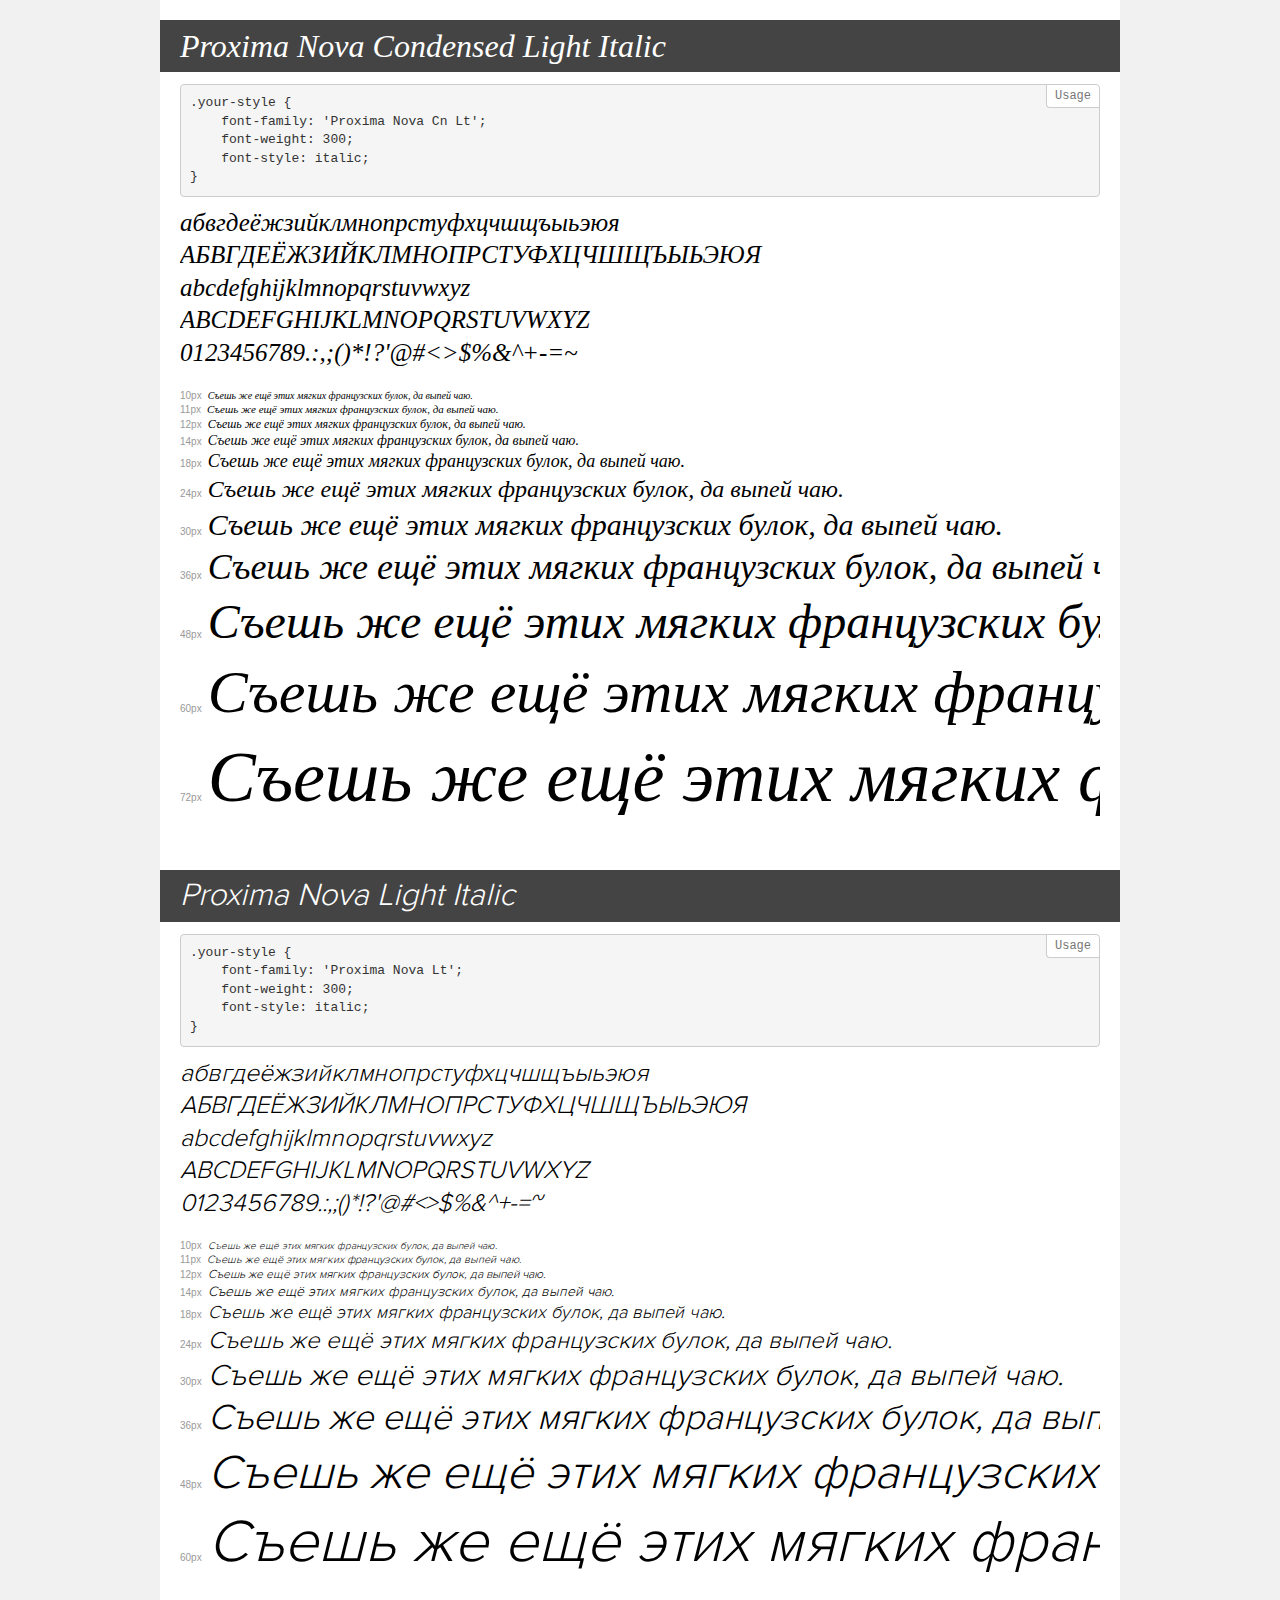
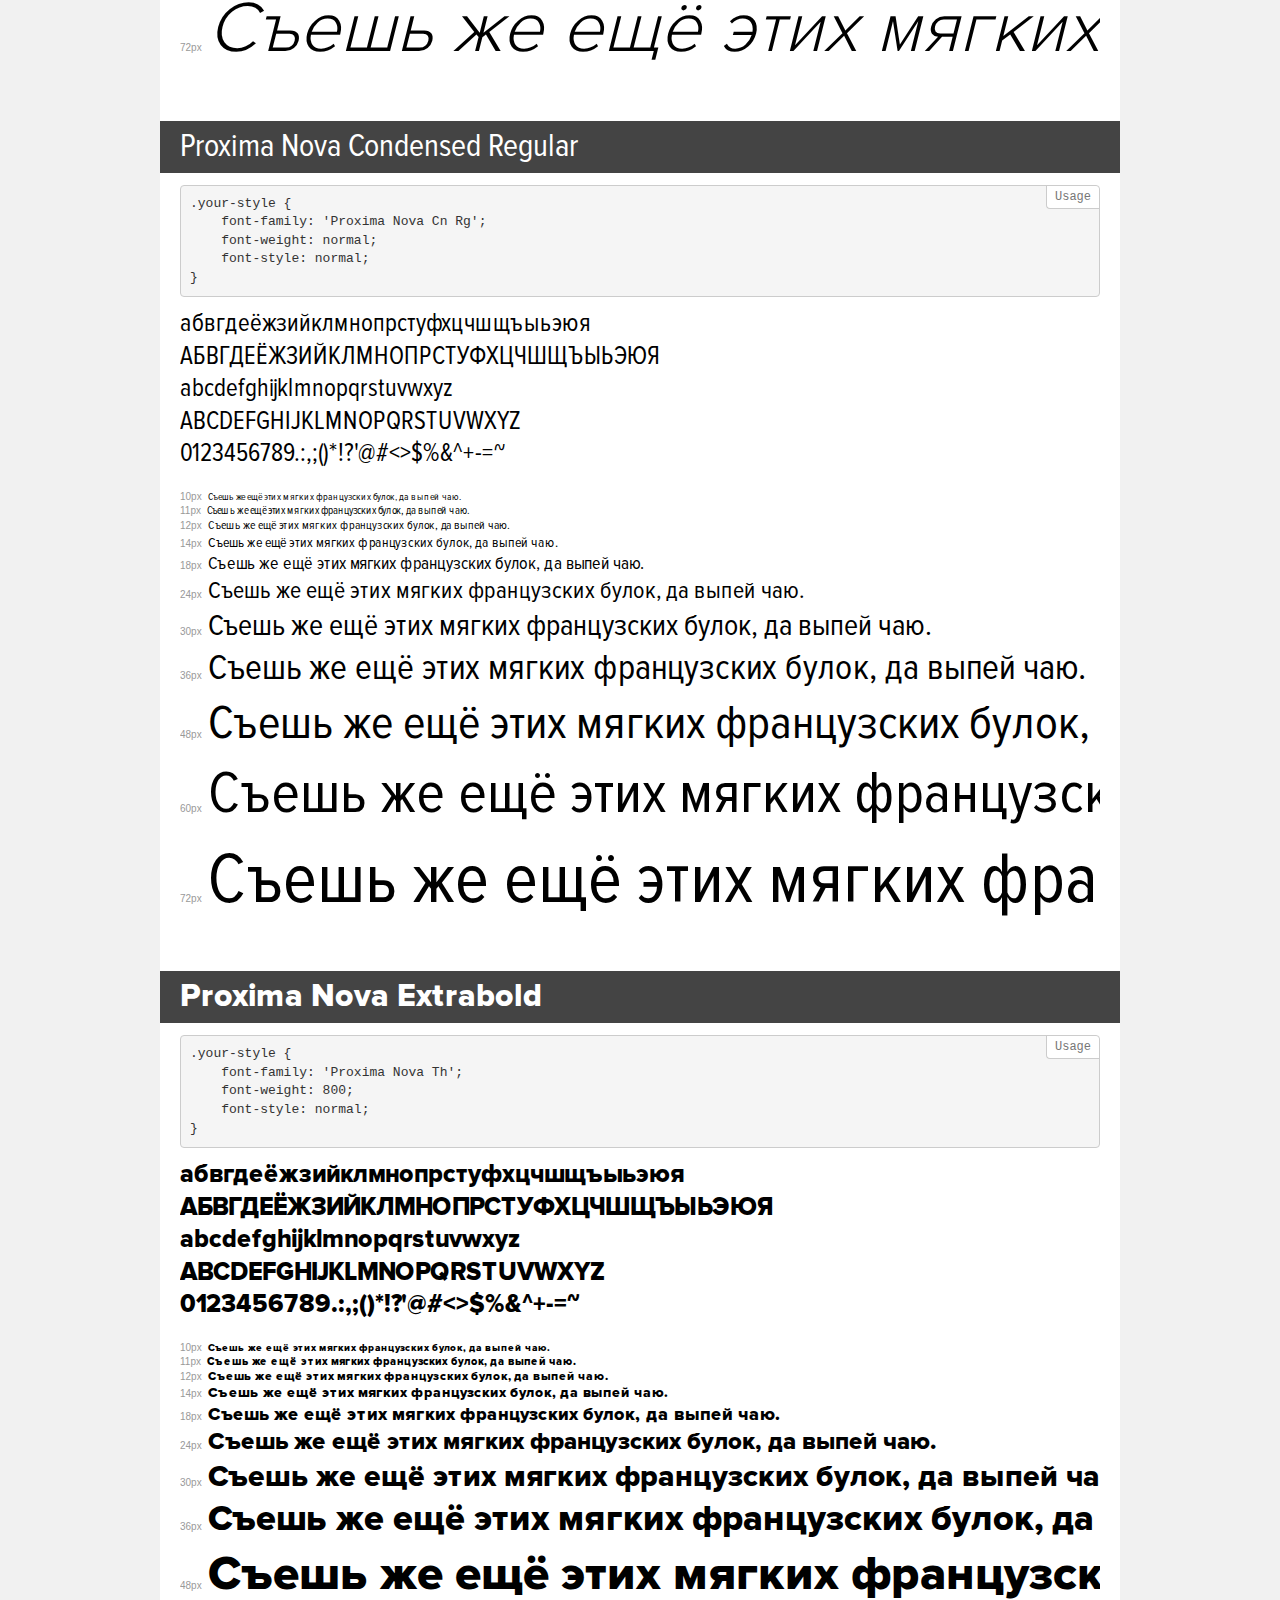
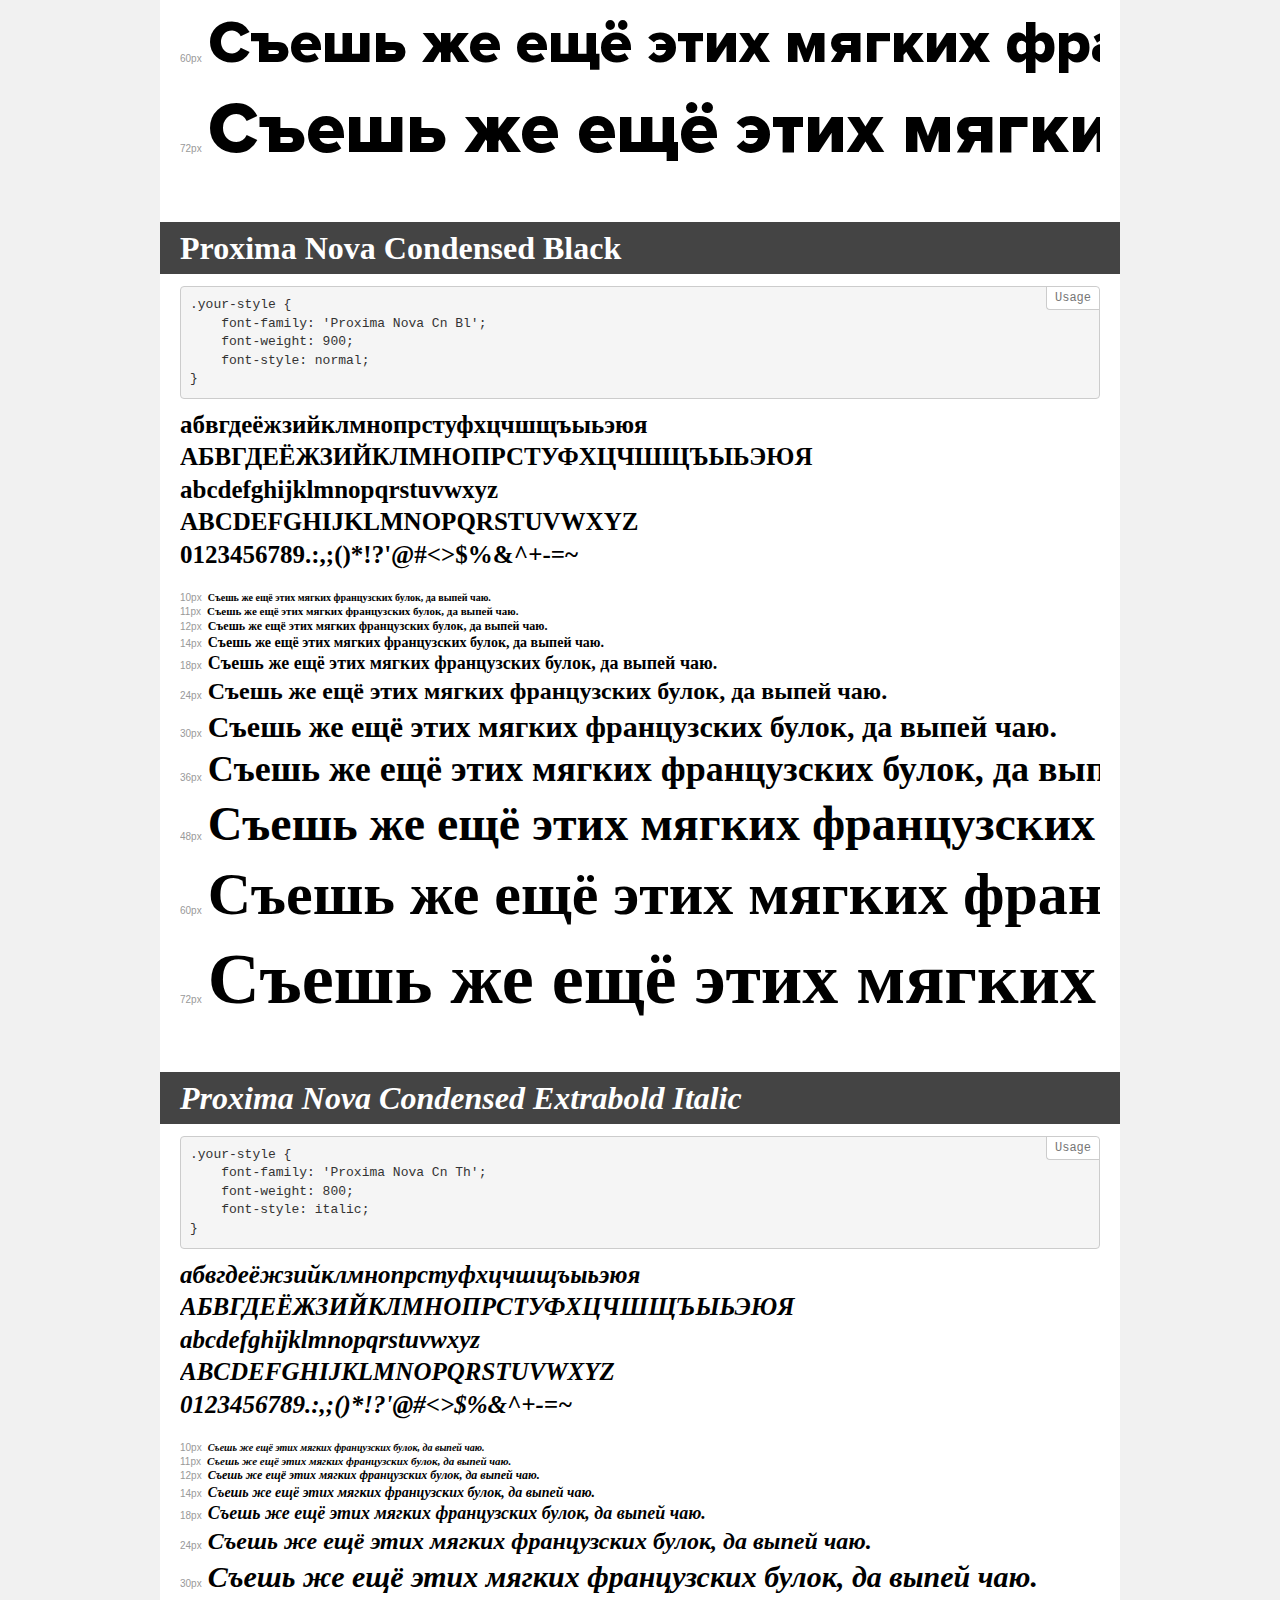
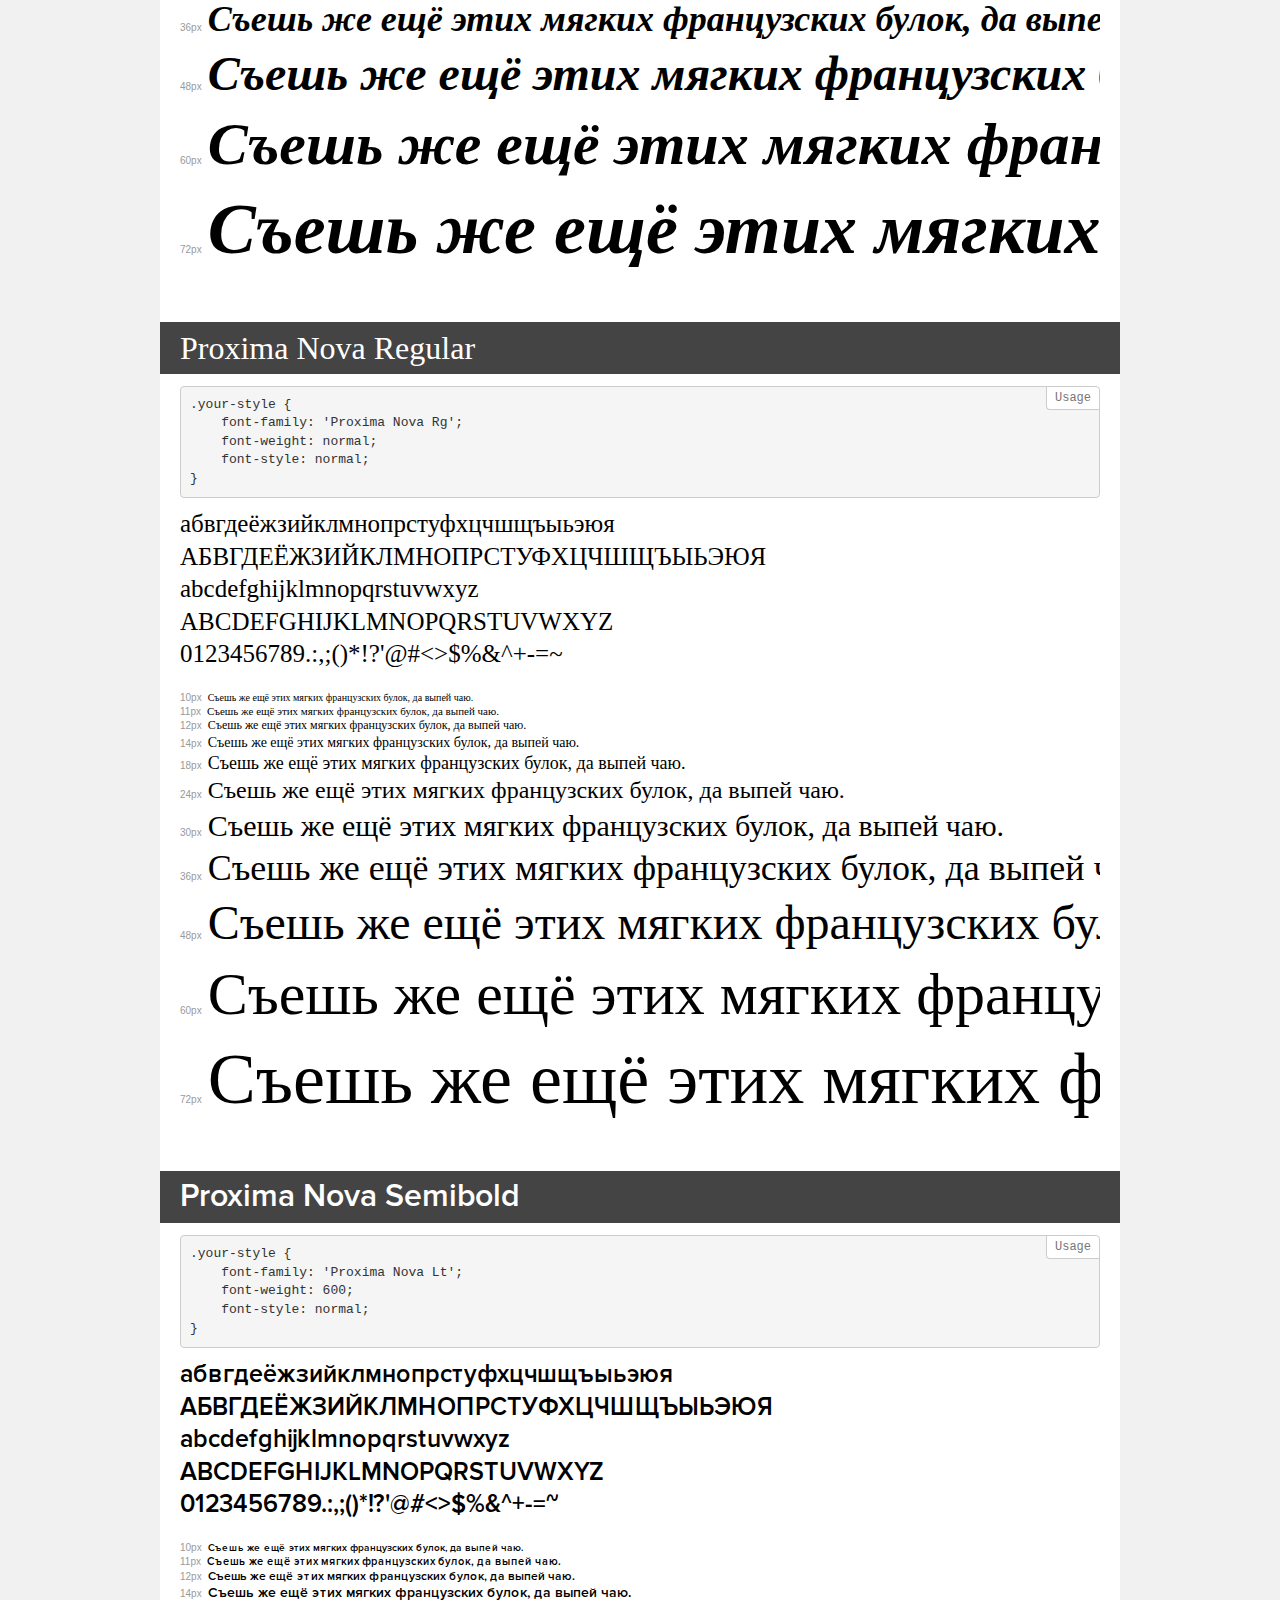
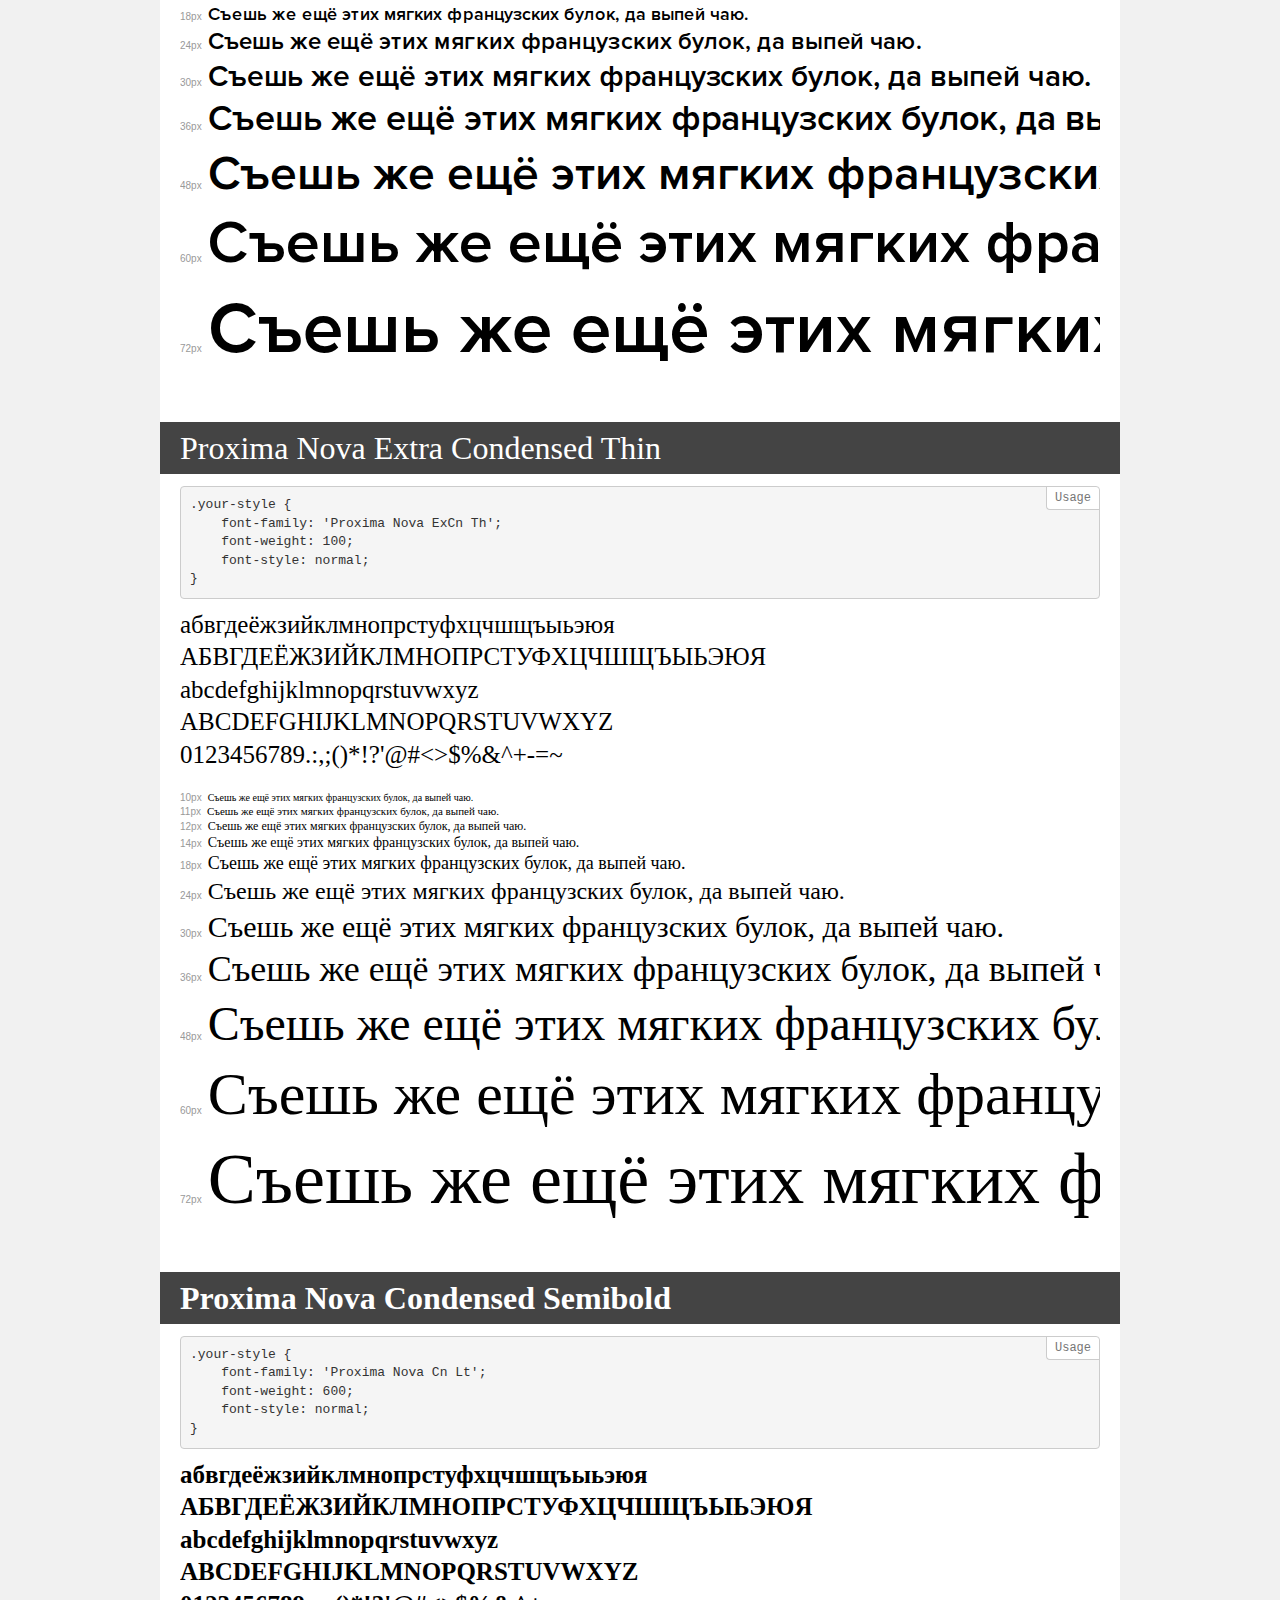
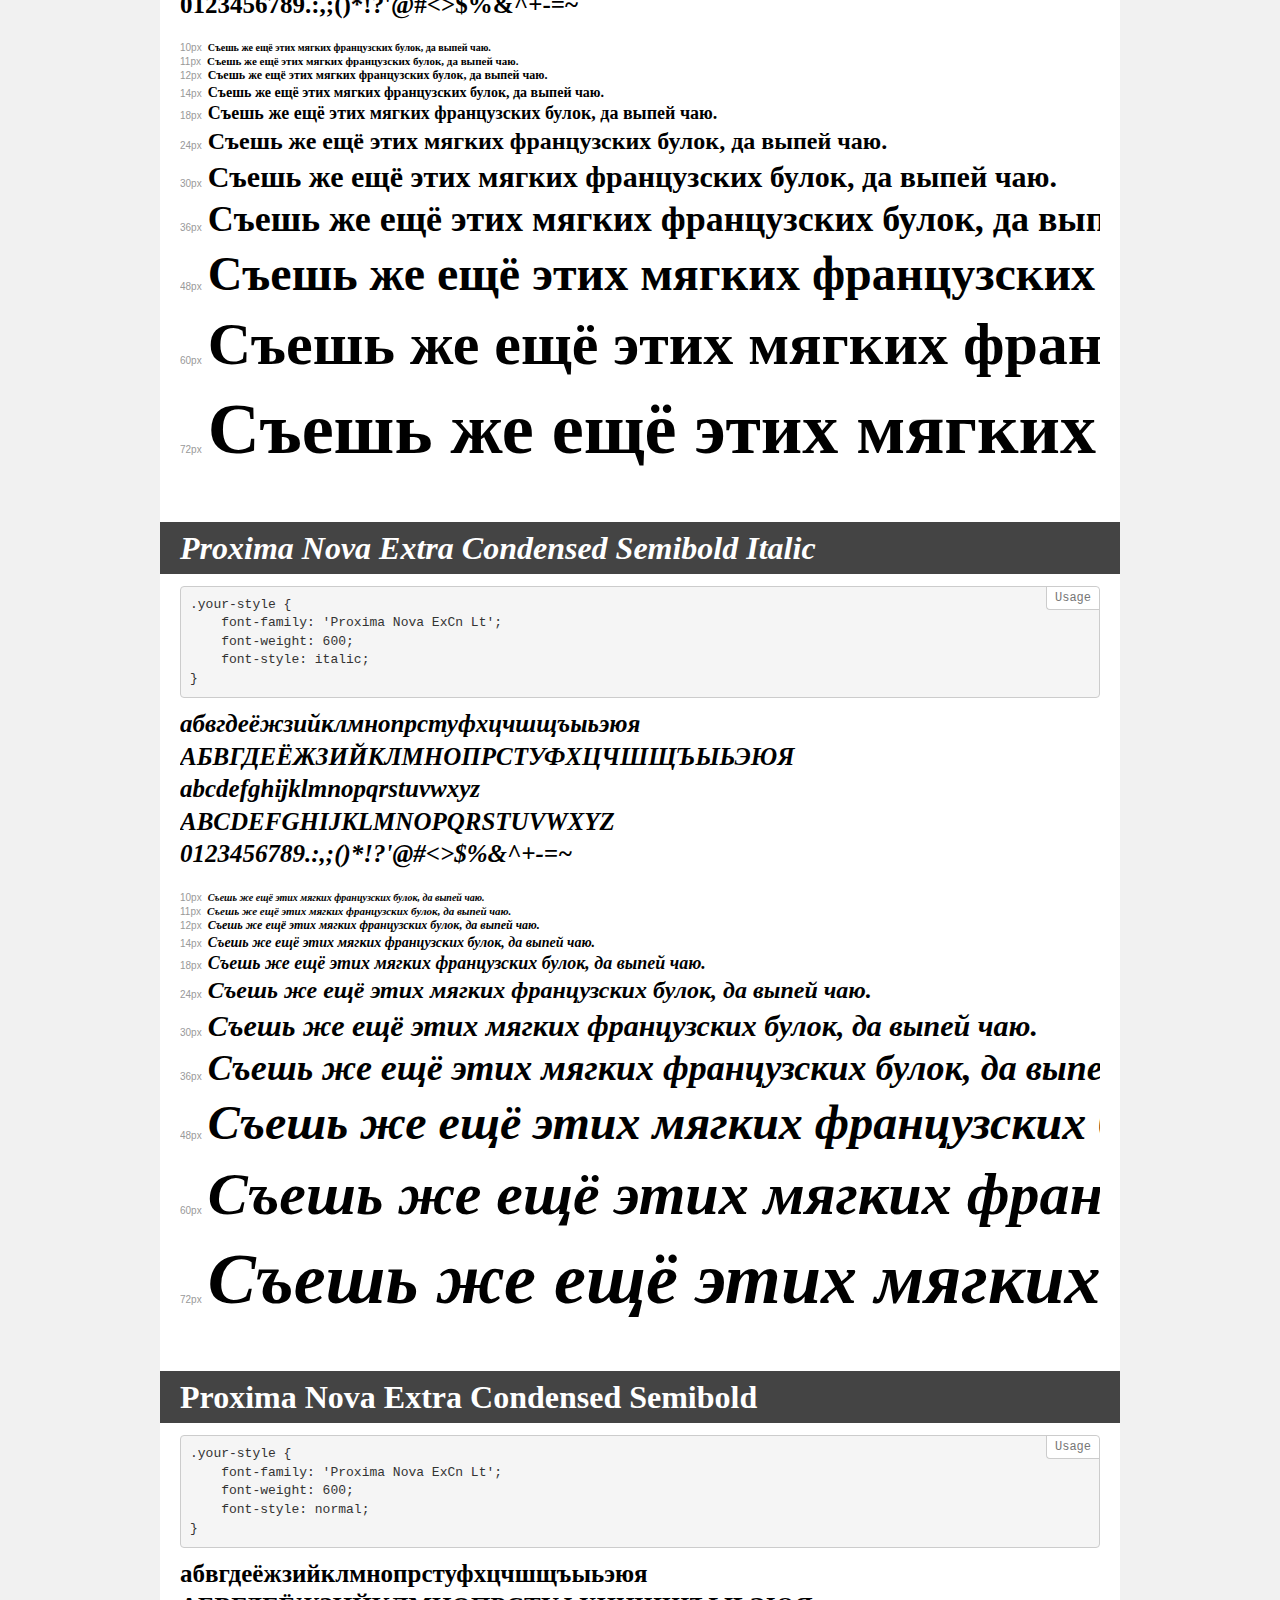
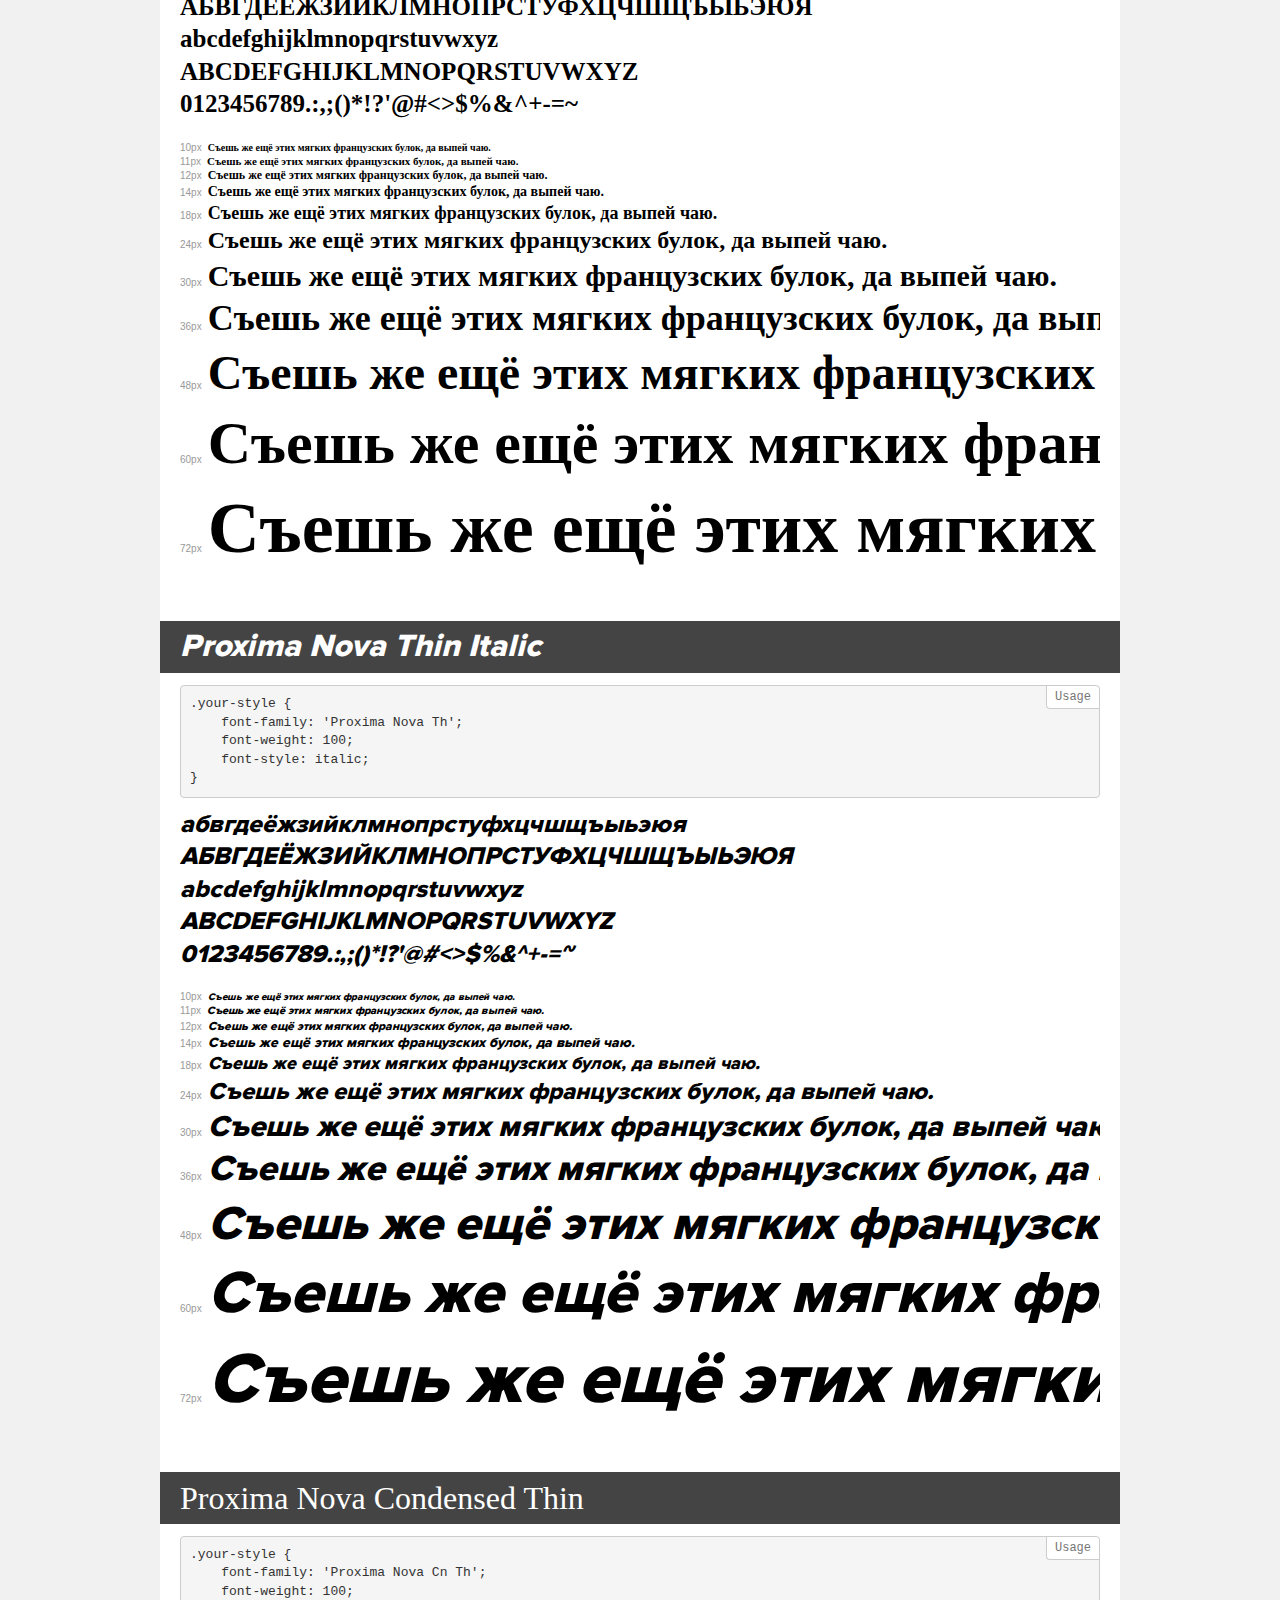
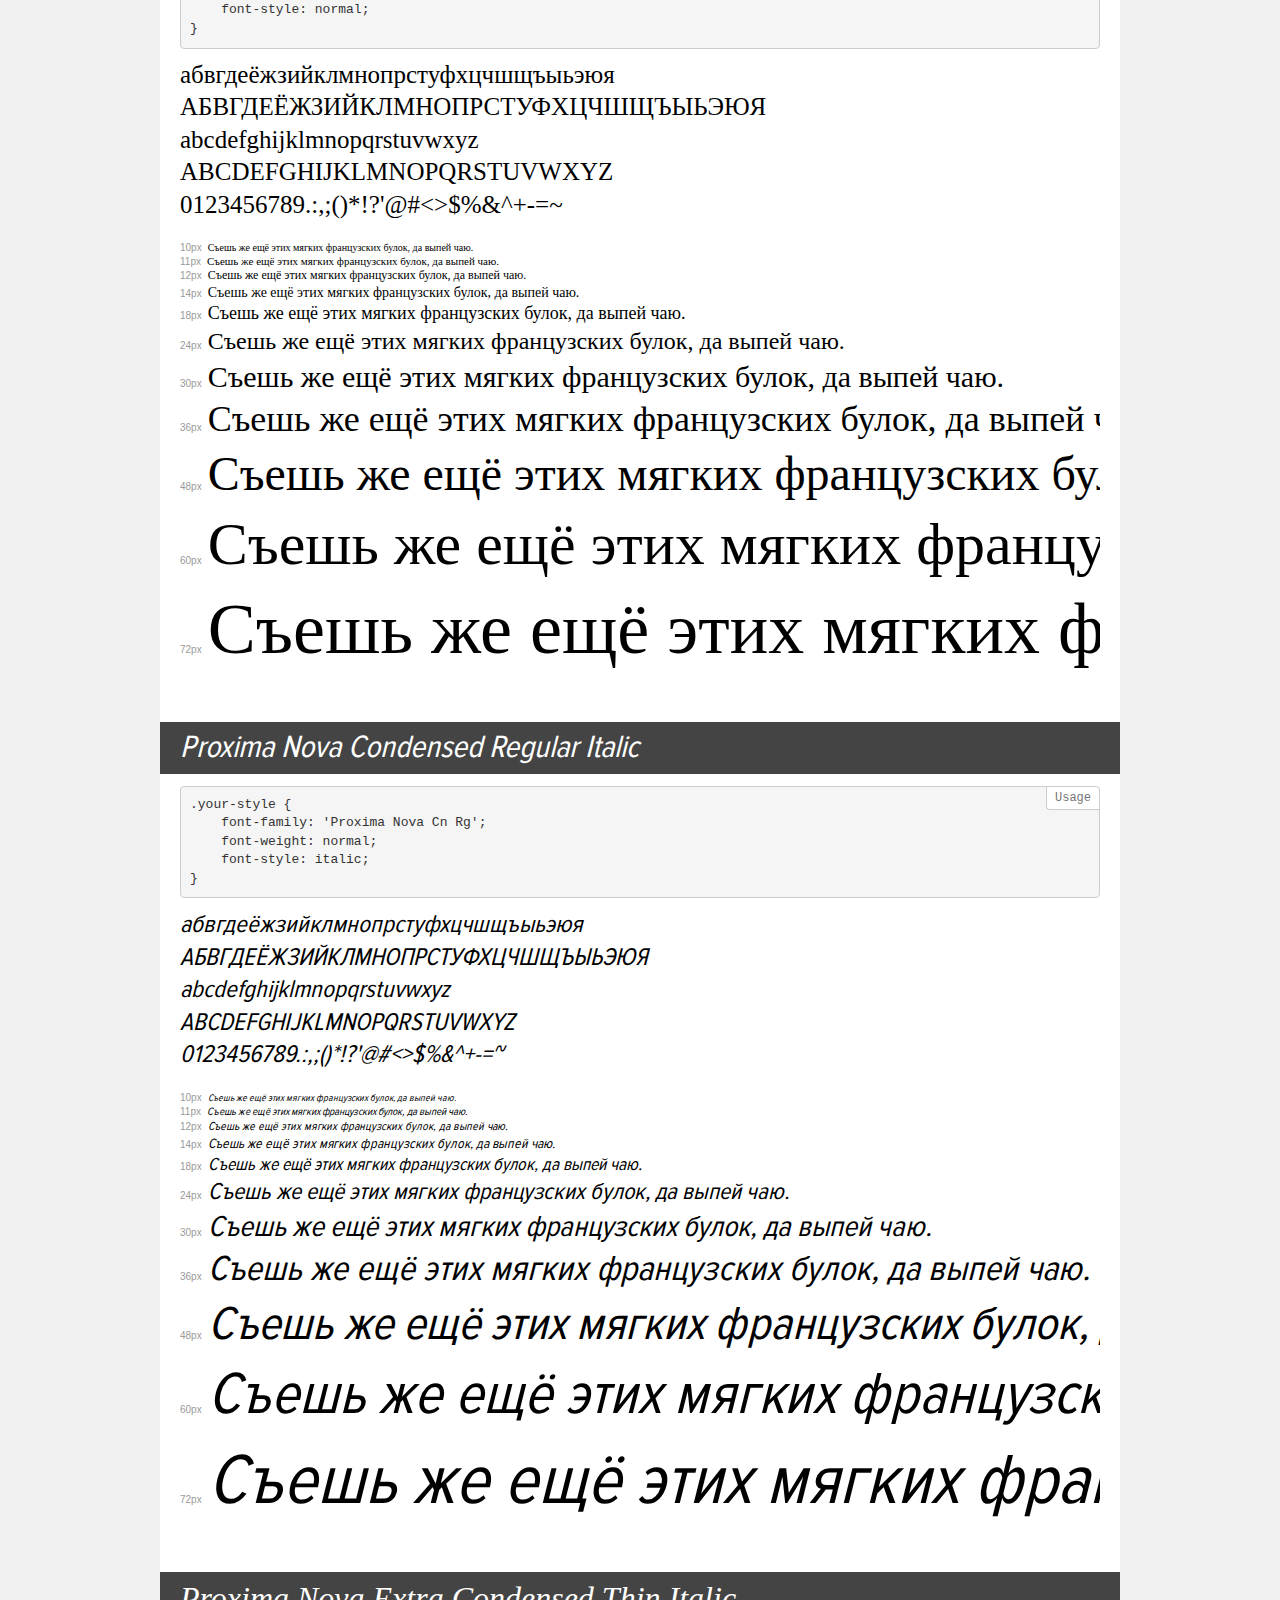
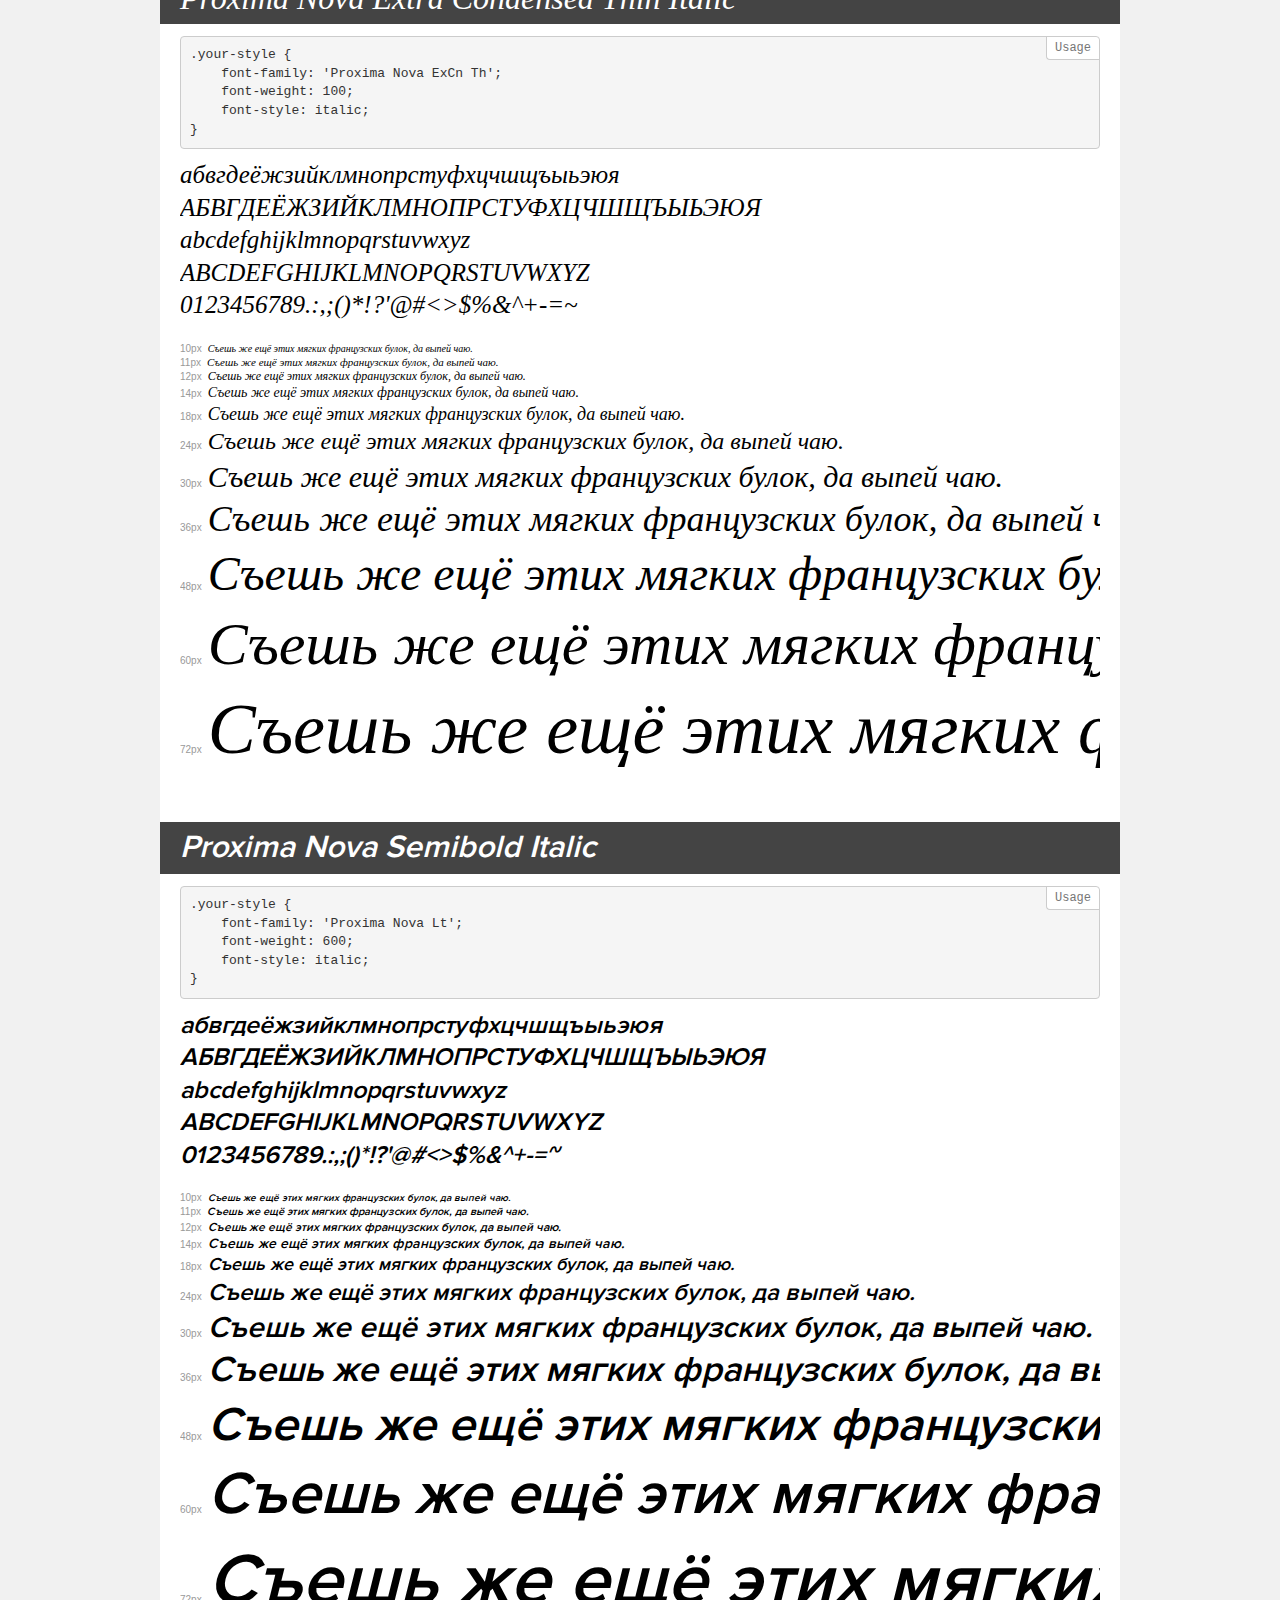
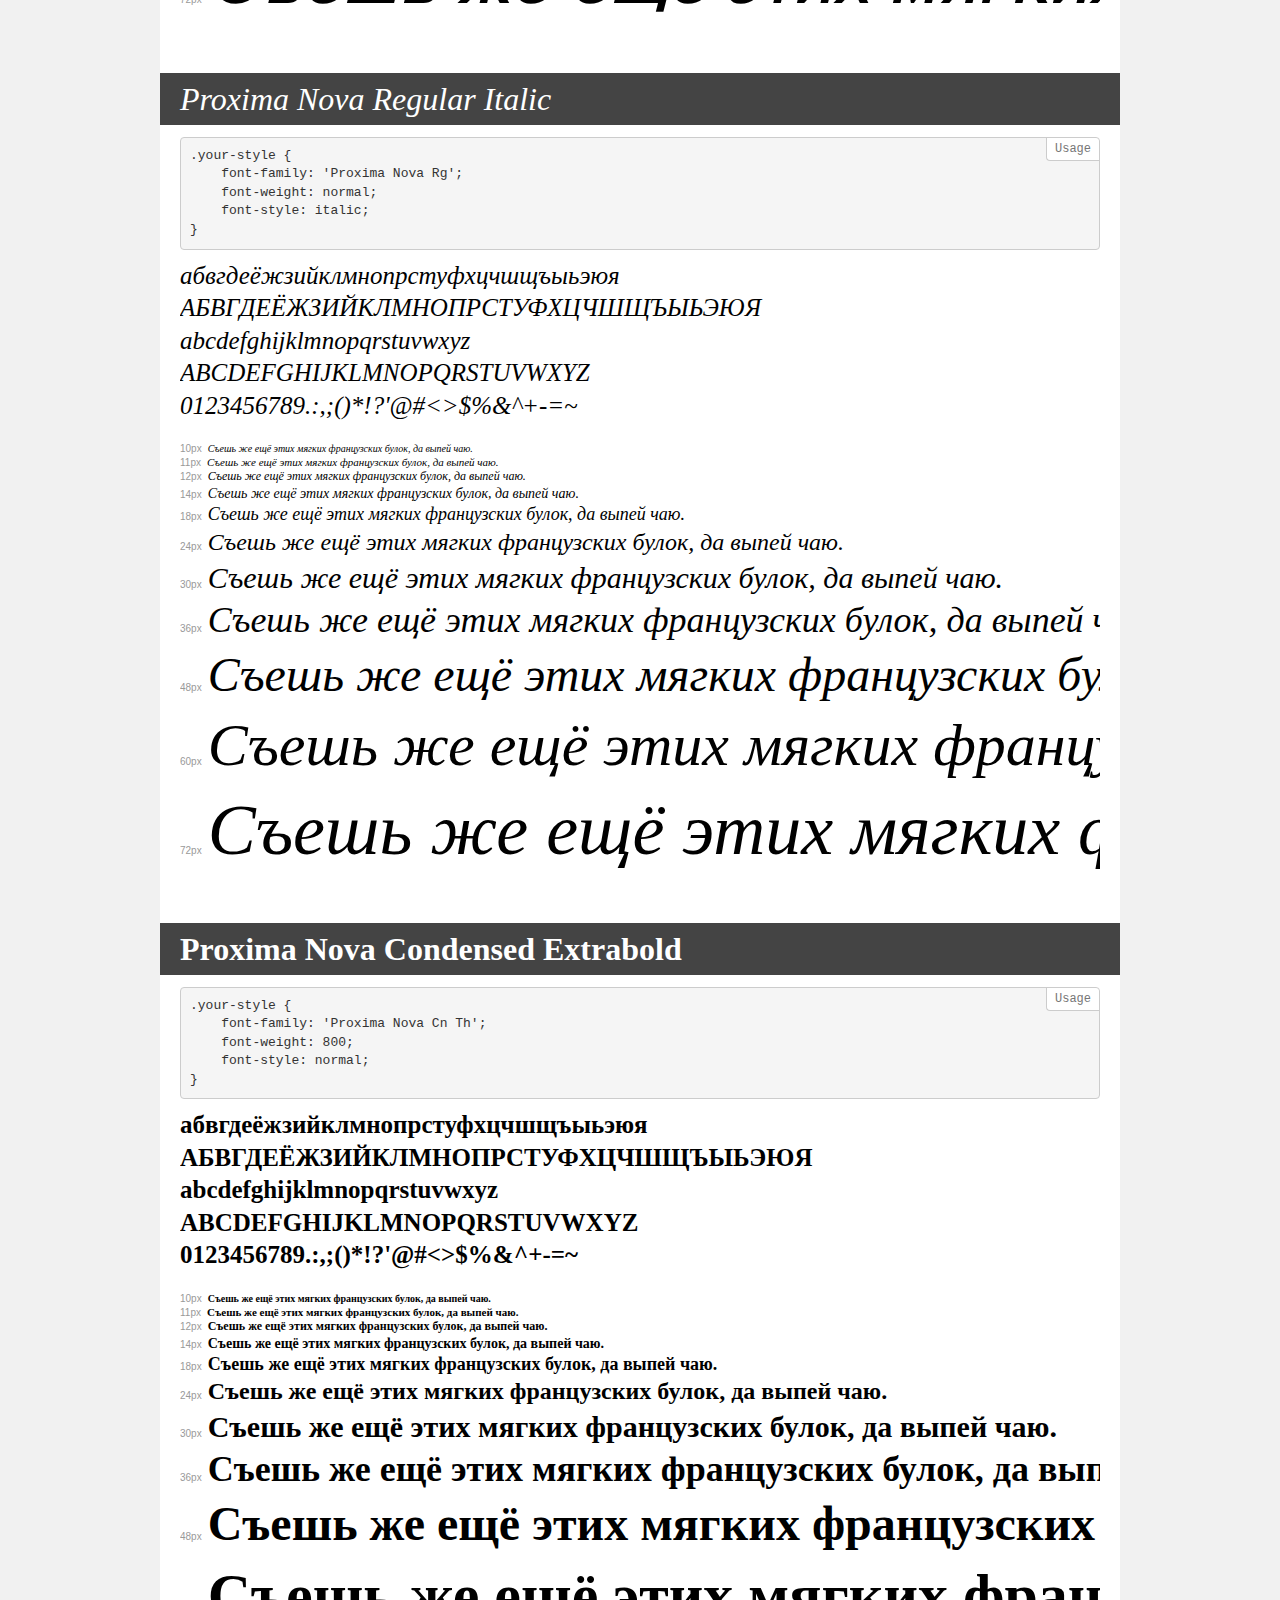
<file: fonts/proxima/demo.html>
<!DOCTYPE html>
<html>
<head>
	<meta charset="utf-8">
	<meta http-equiv="X-UA-Compatible" content="IE=edge">
	<meta name="viewport" content="width=device-width, initial-scale=1">
	<meta name="robots" content="noindex, noarchive">
	<title>Transfonter demo</title>
	<link href="stylesheet.css" rel="stylesheet">
	<style>
		/*
		http://meyerweb.com/eric/tools/css/reset/
		v2.0 | 20110126
		License: none (public domain)
		*/
		html, body, div, span, applet, object, iframe,
		h1, h2, h3, h4, h5, h6, p, blockquote, pre,
		a, abbr, acronym, address, big, cite, code,
		del, dfn, em, img, ins, kbd, q, s, samp,
		small, strike, strong, sub, sup, tt, var,
		b, u, i, center,
		dl, dt, dd, ol, ul, li,
		fieldset, form, label, legend,
		table, caption, tbody, tfoot, thead, tr, th, td,
		article, aside, canvas, details, embed,
		figure, figcaption, footer, header, hgroup,
		menu, nav, output, ruby, section, summary,
		time, mark, audio, video {
			margin: 0;
			padding: 0;
			border: 0;
			font-size: 100%;
			font: inherit;
			vertical-align: baseline;
		}
		/* HTML5 display-role reset for older browsers */
		article, aside, details, figcaption, figure,
		footer, header, hgroup, menu, nav, section {
			display: block;
		}
		body {
			line-height: 1;
		}
		ol, ul {
			list-style: none;
		}
		blockquote, q {
			quotes: none;
		}
		blockquote:before, blockquote:after,
		q:before, q:after {
			content: '';
			content: none;
		}
		table {
			border-collapse: collapse;
			border-spacing: 0;
		}
		/* common styles */
		body {
			background: #f1f1f1;
			color: #000;
		}
		.page {
			background: #fff;
			width: 920px;
			margin: 0 auto;
			padding: 20px 20px 0 20px;
			overflow: hidden;
		}
		.font-container {
			overflow-x: auto;
			overflow-y: hidden;
			margin-bottom: 40px;
			line-height: 1.3;
			white-space: nowrap;
			padding-bottom: 5px;
		}
		h1 {
			position: relative;
			background: #444;
			font-size: 32px;
			color: #fff;
			padding: 10px 20px;
			margin: 0 -20px 12px -20px;
		}
		.letters {
			font-size: 25px;
			margin-bottom: 20px;
		}
		.s10:before {
			content: '10px';
		}
		.s11:before {
			content: '11px';
		}
		.s12:before {
			content: '12px';
		}
		.s14:before {
			content: '14px';
		}
		.s18:before {
			content: '18px';
		}
		.s24:before {
			content: '24px';
		}
		.s30:before {
			content: '30px';
		}
		.s36:before {
			content: '36px';
		}
		.s48:before {
			content: '48px';
		}
		.s60:before {
			content: '60px';
		}
		.s72:before {
			content: '72px';
		}
		.s10:before, .s11:before, .s12:before, .s14:before,
		.s18:before, .s24:before, .s30:before, .s36:before,
		.s48:before, .s60:before, .s72:before {
			font-family: Arial, sans-serif;
			font-size: 10px;
			font-weight: normal;
			font-style: normal;
			color: #999;
			padding-right: 6px;
		}
		pre {
			display: block;
			position: relative;
			padding: 9px;
			margin: 0 0 10px;
			font-family: Monaco, Menlo, Consolas, "Courier New", monospace !important;
			font-size: 13px;
			line-height: 1.428571429;
			color: #333;
			font-weight: normal !important;
			font-style: normal !important;
			background-color: #f5f5f5;
			border: 1px solid #ccc;
			overflow-x: auto;
			border-radius: 4px;
		}
		pre:after {
			display: block;
			position: absolute;
			right: 0;
			top: 0;
			content: 'Usage';
			line-height: 1;
			padding: 5px 8px;
			font-size: 12px;
			color: #767676;
			background-color: #fff;
			border: 1px solid #ccc;
			border-right: none;
			border-top: none;
			border-radius: 0 4px 0 4px;
			z-index: 10;
		}
		/* responsive */
		@media (max-width: 959px) {
			.page {
				width: auto;
				margin: 0;
			}
		}
	</style>
</head>
<body>
<div class="page">
	<div class="demo" style="font-family: 'Proxima Nova Cn Lt'; font-weight: 300; font-style: italic;">
		<h1>Proxima Nova Condensed Light Italic</h1>
		<pre>.your-style {
    font-family: 'Proxima Nova Cn Lt';
    font-weight: 300;
    font-style: italic;
}</pre>
		<div class="font-container">
			<p class="letters">
				абвгдеёжзийклмнопрстуфхцчшщъыьэюя <br />
				АБВГДЕЁЖЗИЙКЛМНОПРСТУФХЦЧШЩЪЫЬЭЮЯ <br />
				abcdefghijklmnopqrstuvwxyz <br />
				ABCDEFGHIJKLMNOPQRSTUVWXYZ <br />				0123456789.:,;()*!?'@#<>$%&^+-=~
			</p>
			<p class="s10" style="font-size: 10px;">Съешь же ещё этих мягких французских булок, да выпей чаю.</p>
			<p class="s11" style="font-size: 11px;">Съешь же ещё этих мягких французских булок, да выпей чаю.</p>
			<p class="s12" style="font-size: 12px;">Съешь же ещё этих мягких французских булок, да выпей чаю.</p>
			<p class="s14" style="font-size: 14px;">Съешь же ещё этих мягких французских булок, да выпей чаю.</p>
			<p class="s18" style="font-size: 18px;">Съешь же ещё этих мягких французских булок, да выпей чаю.</p>
			<p class="s24" style="font-size: 24px;">Съешь же ещё этих мягких французских булок, да выпей чаю.</p>
			<p class="s30" style="font-size: 30px;">Съешь же ещё этих мягких французских булок, да выпей чаю.</p>
			<p class="s36" style="font-size: 36px;">Съешь же ещё этих мягких французских булок, да выпей чаю.</p>
			<p class="s48" style="font-size: 48px;">Съешь же ещё этих мягких французских булок, да выпей чаю.</p>
			<p class="s60" style="font-size: 60px;">Съешь же ещё этих мягких французских булок, да выпей чаю.</p>
			<p class="s72" style="font-size: 72px;">Съешь же ещё этих мягких французских булок, да выпей чаю.</p>
		</div>
	</div>
	<div class="demo" style="font-family: 'Proxima Nova Lt'; font-weight: 300; font-style: italic;">
		<h1>Proxima Nova Light Italic</h1>
		<pre>.your-style {
    font-family: 'Proxima Nova Lt';
    font-weight: 300;
    font-style: italic;
}</pre>
		<div class="font-container">
			<p class="letters">
				абвгдеёжзийклмнопрстуфхцчшщъыьэюя <br />
				АБВГДЕЁЖЗИЙКЛМНОПРСТУФХЦЧШЩЪЫЬЭЮЯ <br />
				abcdefghijklmnopqrstuvwxyz <br />
				ABCDEFGHIJKLMNOPQRSTUVWXYZ <br />				0123456789.:,;()*!?'@#<>$%&^+-=~
			</p>
			<p class="s10" style="font-size: 10px;">Съешь же ещё этих мягких французских булок, да выпей чаю.</p>
			<p class="s11" style="font-size: 11px;">Съешь же ещё этих мягких французских булок, да выпей чаю.</p>
			<p class="s12" style="font-size: 12px;">Съешь же ещё этих мягких французских булок, да выпей чаю.</p>
			<p class="s14" style="font-size: 14px;">Съешь же ещё этих мягких французских булок, да выпей чаю.</p>
			<p class="s18" style="font-size: 18px;">Съешь же ещё этих мягких французских булок, да выпей чаю.</p>
			<p class="s24" style="font-size: 24px;">Съешь же ещё этих мягких французских булок, да выпей чаю.</p>
			<p class="s30" style="font-size: 30px;">Съешь же ещё этих мягких французских булок, да выпей чаю.</p>
			<p class="s36" style="font-size: 36px;">Съешь же ещё этих мягких французских булок, да выпей чаю.</p>
			<p class="s48" style="font-size: 48px;">Съешь же ещё этих мягких французских булок, да выпей чаю.</p>
			<p class="s60" style="font-size: 60px;">Съешь же ещё этих мягких французских булок, да выпей чаю.</p>
			<p class="s72" style="font-size: 72px;">Съешь же ещё этих мягких французских булок, да выпей чаю.</p>
		</div>
	</div>
	<div class="demo" style="font-family: 'Proxima Nova Cn Rg'; font-weight: normal; font-style: normal;">
		<h1>Proxima Nova Condensed Regular</h1>
		<pre>.your-style {
    font-family: 'Proxima Nova Cn Rg';
    font-weight: normal;
    font-style: normal;
}</pre>
		<div class="font-container">
			<p class="letters">
				абвгдеёжзийклмнопрстуфхцчшщъыьэюя <br />
				АБВГДЕЁЖЗИЙКЛМНОПРСТУФХЦЧШЩЪЫЬЭЮЯ <br />
				abcdefghijklmnopqrstuvwxyz <br />
				ABCDEFGHIJKLMNOPQRSTUVWXYZ <br />				0123456789.:,;()*!?'@#<>$%&^+-=~
			</p>
			<p class="s10" style="font-size: 10px;">Съешь же ещё этих мягких французских булок, да выпей чаю.</p>
			<p class="s11" style="font-size: 11px;">Съешь же ещё этих мягких французских булок, да выпей чаю.</p>
			<p class="s12" style="font-size: 12px;">Съешь же ещё этих мягких французских булок, да выпей чаю.</p>
			<p class="s14" style="font-size: 14px;">Съешь же ещё этих мягких французских булок, да выпей чаю.</p>
			<p class="s18" style="font-size: 18px;">Съешь же ещё этих мягких французских булок, да выпей чаю.</p>
			<p class="s24" style="font-size: 24px;">Съешь же ещё этих мягких французских булок, да выпей чаю.</p>
			<p class="s30" style="font-size: 30px;">Съешь же ещё этих мягких французских булок, да выпей чаю.</p>
			<p class="s36" style="font-size: 36px;">Съешь же ещё этих мягких французских булок, да выпей чаю.</p>
			<p class="s48" style="font-size: 48px;">Съешь же ещё этих мягких французских булок, да выпей чаю.</p>
			<p class="s60" style="font-size: 60px;">Съешь же ещё этих мягких французских булок, да выпей чаю.</p>
			<p class="s72" style="font-size: 72px;">Съешь же ещё этих мягких французских булок, да выпей чаю.</p>
		</div>
	</div>
	<div class="demo" style="font-family: 'Proxima Nova Th'; font-weight: 800; font-style: normal;">
		<h1>Proxima Nova Extrabold</h1>
		<pre>.your-style {
    font-family: 'Proxima Nova Th';
    font-weight: 800;
    font-style: normal;
}</pre>
		<div class="font-container">
			<p class="letters">
				абвгдеёжзийклмнопрстуфхцчшщъыьэюя <br />
				АБВГДЕЁЖЗИЙКЛМНОПРСТУФХЦЧШЩЪЫЬЭЮЯ <br />
				abcdefghijklmnopqrstuvwxyz <br />
				ABCDEFGHIJKLMNOPQRSTUVWXYZ <br />				0123456789.:,;()*!?'@#<>$%&^+-=~
			</p>
			<p class="s10" style="font-size: 10px;">Съешь же ещё этих мягких французских булок, да выпей чаю.</p>
			<p class="s11" style="font-size: 11px;">Съешь же ещё этих мягких французских булок, да выпей чаю.</p>
			<p class="s12" style="font-size: 12px;">Съешь же ещё этих мягких французских булок, да выпей чаю.</p>
			<p class="s14" style="font-size: 14px;">Съешь же ещё этих мягких французских булок, да выпей чаю.</p>
			<p class="s18" style="font-size: 18px;">Съешь же ещё этих мягких французских булок, да выпей чаю.</p>
			<p class="s24" style="font-size: 24px;">Съешь же ещё этих мягких французских булок, да выпей чаю.</p>
			<p class="s30" style="font-size: 30px;">Съешь же ещё этих мягких французских булок, да выпей чаю.</p>
			<p class="s36" style="font-size: 36px;">Съешь же ещё этих мягких французских булок, да выпей чаю.</p>
			<p class="s48" style="font-size: 48px;">Съешь же ещё этих мягких французских булок, да выпей чаю.</p>
			<p class="s60" style="font-size: 60px;">Съешь же ещё этих мягких французских булок, да выпей чаю.</p>
			<p class="s72" style="font-size: 72px;">Съешь же ещё этих мягких французских булок, да выпей чаю.</p>
		</div>
	</div>
	<div class="demo" style="font-family: 'Proxima Nova Cn Bl'; font-weight: 900; font-style: normal;">
		<h1>Proxima Nova Condensed Black</h1>
		<pre>.your-style {
    font-family: 'Proxima Nova Cn Bl';
    font-weight: 900;
    font-style: normal;
}</pre>
		<div class="font-container">
			<p class="letters">
				абвгдеёжзийклмнопрстуфхцчшщъыьэюя <br />
				АБВГДЕЁЖЗИЙКЛМНОПРСТУФХЦЧШЩЪЫЬЭЮЯ <br />
				abcdefghijklmnopqrstuvwxyz <br />
				ABCDEFGHIJKLMNOPQRSTUVWXYZ <br />				0123456789.:,;()*!?'@#<>$%&^+-=~
			</p>
			<p class="s10" style="font-size: 10px;">Съешь же ещё этих мягких французских булок, да выпей чаю.</p>
			<p class="s11" style="font-size: 11px;">Съешь же ещё этих мягких французских булок, да выпей чаю.</p>
			<p class="s12" style="font-size: 12px;">Съешь же ещё этих мягких французских булок, да выпей чаю.</p>
			<p class="s14" style="font-size: 14px;">Съешь же ещё этих мягких французских булок, да выпей чаю.</p>
			<p class="s18" style="font-size: 18px;">Съешь же ещё этих мягких французских булок, да выпей чаю.</p>
			<p class="s24" style="font-size: 24px;">Съешь же ещё этих мягких французских булок, да выпей чаю.</p>
			<p class="s30" style="font-size: 30px;">Съешь же ещё этих мягких французских булок, да выпей чаю.</p>
			<p class="s36" style="font-size: 36px;">Съешь же ещё этих мягких французских булок, да выпей чаю.</p>
			<p class="s48" style="font-size: 48px;">Съешь же ещё этих мягких французских булок, да выпей чаю.</p>
			<p class="s60" style="font-size: 60px;">Съешь же ещё этих мягких французских булок, да выпей чаю.</p>
			<p class="s72" style="font-size: 72px;">Съешь же ещё этих мягких французских булок, да выпей чаю.</p>
		</div>
	</div>
	<div class="demo" style="font-family: 'Proxima Nova Cn Th'; font-weight: 800; font-style: italic;">
		<h1>Proxima Nova Condensed Extrabold Italic</h1>
		<pre>.your-style {
    font-family: 'Proxima Nova Cn Th';
    font-weight: 800;
    font-style: italic;
}</pre>
		<div class="font-container">
			<p class="letters">
				абвгдеёжзийклмнопрстуфхцчшщъыьэюя <br />
				АБВГДЕЁЖЗИЙКЛМНОПРСТУФХЦЧШЩЪЫЬЭЮЯ <br />
				abcdefghijklmnopqrstuvwxyz <br />
				ABCDEFGHIJKLMNOPQRSTUVWXYZ <br />				0123456789.:,;()*!?'@#<>$%&^+-=~
			</p>
			<p class="s10" style="font-size: 10px;">Съешь же ещё этих мягких французских булок, да выпей чаю.</p>
			<p class="s11" style="font-size: 11px;">Съешь же ещё этих мягких французских булок, да выпей чаю.</p>
			<p class="s12" style="font-size: 12px;">Съешь же ещё этих мягких французских булок, да выпей чаю.</p>
			<p class="s14" style="font-size: 14px;">Съешь же ещё этих мягких французских булок, да выпей чаю.</p>
			<p class="s18" style="font-size: 18px;">Съешь же ещё этих мягких французских булок, да выпей чаю.</p>
			<p class="s24" style="font-size: 24px;">Съешь же ещё этих мягких французских булок, да выпей чаю.</p>
			<p class="s30" style="font-size: 30px;">Съешь же ещё этих мягких французских булок, да выпей чаю.</p>
			<p class="s36" style="font-size: 36px;">Съешь же ещё этих мягких французских булок, да выпей чаю.</p>
			<p class="s48" style="font-size: 48px;">Съешь же ещё этих мягких французских булок, да выпей чаю.</p>
			<p class="s60" style="font-size: 60px;">Съешь же ещё этих мягких французских булок, да выпей чаю.</p>
			<p class="s72" style="font-size: 72px;">Съешь же ещё этих мягких французских булок, да выпей чаю.</p>
		</div>
	</div>
	<div class="demo" style="font-family: 'Proxima Nova Rg'; font-weight: normal; font-style: normal;">
		<h1>Proxima Nova Regular</h1>
		<pre>.your-style {
    font-family: 'Proxima Nova Rg';
    font-weight: normal;
    font-style: normal;
}</pre>
		<div class="font-container">
			<p class="letters">
				абвгдеёжзийклмнопрстуфхцчшщъыьэюя <br />
				АБВГДЕЁЖЗИЙКЛМНОПРСТУФХЦЧШЩЪЫЬЭЮЯ <br />
				abcdefghijklmnopqrstuvwxyz <br />
				ABCDEFGHIJKLMNOPQRSTUVWXYZ <br />				0123456789.:,;()*!?'@#<>$%&^+-=~
			</p>
			<p class="s10" style="font-size: 10px;">Съешь же ещё этих мягких французских булок, да выпей чаю.</p>
			<p class="s11" style="font-size: 11px;">Съешь же ещё этих мягких французских булок, да выпей чаю.</p>
			<p class="s12" style="font-size: 12px;">Съешь же ещё этих мягких французских булок, да выпей чаю.</p>
			<p class="s14" style="font-size: 14px;">Съешь же ещё этих мягких французских булок, да выпей чаю.</p>
			<p class="s18" style="font-size: 18px;">Съешь же ещё этих мягких французских булок, да выпей чаю.</p>
			<p class="s24" style="font-size: 24px;">Съешь же ещё этих мягких французских булок, да выпей чаю.</p>
			<p class="s30" style="font-size: 30px;">Съешь же ещё этих мягких французских булок, да выпей чаю.</p>
			<p class="s36" style="font-size: 36px;">Съешь же ещё этих мягких французских булок, да выпей чаю.</p>
			<p class="s48" style="font-size: 48px;">Съешь же ещё этих мягких французских булок, да выпей чаю.</p>
			<p class="s60" style="font-size: 60px;">Съешь же ещё этих мягких французских булок, да выпей чаю.</p>
			<p class="s72" style="font-size: 72px;">Съешь же ещё этих мягких французских булок, да выпей чаю.</p>
		</div>
	</div>
	<div class="demo" style="font-family: 'Proxima Nova Lt'; font-weight: 600; font-style: normal;">
		<h1>Proxima Nova Semibold</h1>
		<pre>.your-style {
    font-family: 'Proxima Nova Lt';
    font-weight: 600;
    font-style: normal;
}</pre>
		<div class="font-container">
			<p class="letters">
				абвгдеёжзийклмнопрстуфхцчшщъыьэюя <br />
				АБВГДЕЁЖЗИЙКЛМНОПРСТУФХЦЧШЩЪЫЬЭЮЯ <br />
				abcdefghijklmnopqrstuvwxyz <br />
				ABCDEFGHIJKLMNOPQRSTUVWXYZ <br />				0123456789.:,;()*!?'@#<>$%&^+-=~
			</p>
			<p class="s10" style="font-size: 10px;">Съешь же ещё этих мягких французских булок, да выпей чаю.</p>
			<p class="s11" style="font-size: 11px;">Съешь же ещё этих мягких французских булок, да выпей чаю.</p>
			<p class="s12" style="font-size: 12px;">Съешь же ещё этих мягких французских булок, да выпей чаю.</p>
			<p class="s14" style="font-size: 14px;">Съешь же ещё этих мягких французских булок, да выпей чаю.</p>
			<p class="s18" style="font-size: 18px;">Съешь же ещё этих мягких французских булок, да выпей чаю.</p>
			<p class="s24" style="font-size: 24px;">Съешь же ещё этих мягких французских булок, да выпей чаю.</p>
			<p class="s30" style="font-size: 30px;">Съешь же ещё этих мягких французских булок, да выпей чаю.</p>
			<p class="s36" style="font-size: 36px;">Съешь же ещё этих мягких французских булок, да выпей чаю.</p>
			<p class="s48" style="font-size: 48px;">Съешь же ещё этих мягких французских булок, да выпей чаю.</p>
			<p class="s60" style="font-size: 60px;">Съешь же ещё этих мягких французских булок, да выпей чаю.</p>
			<p class="s72" style="font-size: 72px;">Съешь же ещё этих мягких французских булок, да выпей чаю.</p>
		</div>
	</div>
	<div class="demo" style="font-family: 'Proxima Nova ExCn Th'; font-weight: 100; font-style: normal;">
		<h1>Proxima Nova Extra Condensed Thin</h1>
		<pre>.your-style {
    font-family: 'Proxima Nova ExCn Th';
    font-weight: 100;
    font-style: normal;
}</pre>
		<div class="font-container">
			<p class="letters">
				абвгдеёжзийклмнопрстуфхцчшщъыьэюя <br />
				АБВГДЕЁЖЗИЙКЛМНОПРСТУФХЦЧШЩЪЫЬЭЮЯ <br />
				abcdefghijklmnopqrstuvwxyz <br />
				ABCDEFGHIJKLMNOPQRSTUVWXYZ <br />				0123456789.:,;()*!?'@#<>$%&^+-=~
			</p>
			<p class="s10" style="font-size: 10px;">Съешь же ещё этих мягких французских булок, да выпей чаю.</p>
			<p class="s11" style="font-size: 11px;">Съешь же ещё этих мягких французских булок, да выпей чаю.</p>
			<p class="s12" style="font-size: 12px;">Съешь же ещё этих мягких французских булок, да выпей чаю.</p>
			<p class="s14" style="font-size: 14px;">Съешь же ещё этих мягких французских булок, да выпей чаю.</p>
			<p class="s18" style="font-size: 18px;">Съешь же ещё этих мягких французских булок, да выпей чаю.</p>
			<p class="s24" style="font-size: 24px;">Съешь же ещё этих мягких французских булок, да выпей чаю.</p>
			<p class="s30" style="font-size: 30px;">Съешь же ещё этих мягких французских булок, да выпей чаю.</p>
			<p class="s36" style="font-size: 36px;">Съешь же ещё этих мягких французских булок, да выпей чаю.</p>
			<p class="s48" style="font-size: 48px;">Съешь же ещё этих мягких французских булок, да выпей чаю.</p>
			<p class="s60" style="font-size: 60px;">Съешь же ещё этих мягких французских булок, да выпей чаю.</p>
			<p class="s72" style="font-size: 72px;">Съешь же ещё этих мягких французских булок, да выпей чаю.</p>
		</div>
	</div>
	<div class="demo" style="font-family: 'Proxima Nova Cn Lt'; font-weight: 600; font-style: normal;">
		<h1>Proxima Nova Condensed Semibold</h1>
		<pre>.your-style {
    font-family: 'Proxima Nova Cn Lt';
    font-weight: 600;
    font-style: normal;
}</pre>
		<div class="font-container">
			<p class="letters">
				абвгдеёжзийклмнопрстуфхцчшщъыьэюя <br />
				АБВГДЕЁЖЗИЙКЛМНОПРСТУФХЦЧШЩЪЫЬЭЮЯ <br />
				abcdefghijklmnopqrstuvwxyz <br />
				ABCDEFGHIJKLMNOPQRSTUVWXYZ <br />				0123456789.:,;()*!?'@#<>$%&^+-=~
			</p>
			<p class="s10" style="font-size: 10px;">Съешь же ещё этих мягких французских булок, да выпей чаю.</p>
			<p class="s11" style="font-size: 11px;">Съешь же ещё этих мягких французских булок, да выпей чаю.</p>
			<p class="s12" style="font-size: 12px;">Съешь же ещё этих мягких французских булок, да выпей чаю.</p>
			<p class="s14" style="font-size: 14px;">Съешь же ещё этих мягких французских булок, да выпей чаю.</p>
			<p class="s18" style="font-size: 18px;">Съешь же ещё этих мягких французских булок, да выпей чаю.</p>
			<p class="s24" style="font-size: 24px;">Съешь же ещё этих мягких французских булок, да выпей чаю.</p>
			<p class="s30" style="font-size: 30px;">Съешь же ещё этих мягких французских булок, да выпей чаю.</p>
			<p class="s36" style="font-size: 36px;">Съешь же ещё этих мягких французских булок, да выпей чаю.</p>
			<p class="s48" style="font-size: 48px;">Съешь же ещё этих мягких французских булок, да выпей чаю.</p>
			<p class="s60" style="font-size: 60px;">Съешь же ещё этих мягких французских булок, да выпей чаю.</p>
			<p class="s72" style="font-size: 72px;">Съешь же ещё этих мягких французских булок, да выпей чаю.</p>
		</div>
	</div>
	<div class="demo" style="font-family: 'Proxima Nova ExCn Lt'; font-weight: 600; font-style: italic;">
		<h1>Proxima Nova Extra Condensed Semibold Italic</h1>
		<pre>.your-style {
    font-family: 'Proxima Nova ExCn Lt';
    font-weight: 600;
    font-style: italic;
}</pre>
		<div class="font-container">
			<p class="letters">
				абвгдеёжзийклмнопрстуфхцчшщъыьэюя <br />
				АБВГДЕЁЖЗИЙКЛМНОПРСТУФХЦЧШЩЪЫЬЭЮЯ <br />
				abcdefghijklmnopqrstuvwxyz <br />
				ABCDEFGHIJKLMNOPQRSTUVWXYZ <br />				0123456789.:,;()*!?'@#<>$%&^+-=~
			</p>
			<p class="s10" style="font-size: 10px;">Съешь же ещё этих мягких французских булок, да выпей чаю.</p>
			<p class="s11" style="font-size: 11px;">Съешь же ещё этих мягких французских булок, да выпей чаю.</p>
			<p class="s12" style="font-size: 12px;">Съешь же ещё этих мягких французских булок, да выпей чаю.</p>
			<p class="s14" style="font-size: 14px;">Съешь же ещё этих мягких французских булок, да выпей чаю.</p>
			<p class="s18" style="font-size: 18px;">Съешь же ещё этих мягких французских булок, да выпей чаю.</p>
			<p class="s24" style="font-size: 24px;">Съешь же ещё этих мягких французских булок, да выпей чаю.</p>
			<p class="s30" style="font-size: 30px;">Съешь же ещё этих мягких французских булок, да выпей чаю.</p>
			<p class="s36" style="font-size: 36px;">Съешь же ещё этих мягких французских булок, да выпей чаю.</p>
			<p class="s48" style="font-size: 48px;">Съешь же ещё этих мягких французских булок, да выпей чаю.</p>
			<p class="s60" style="font-size: 60px;">Съешь же ещё этих мягких французских булок, да выпей чаю.</p>
			<p class="s72" style="font-size: 72px;">Съешь же ещё этих мягких французских булок, да выпей чаю.</p>
		</div>
	</div>
	<div class="demo" style="font-family: 'Proxima Nova ExCn Lt'; font-weight: 600; font-style: normal;">
		<h1>Proxima Nova Extra Condensed Semibold</h1>
		<pre>.your-style {
    font-family: 'Proxima Nova ExCn Lt';
    font-weight: 600;
    font-style: normal;
}</pre>
		<div class="font-container">
			<p class="letters">
				абвгдеёжзийклмнопрстуфхцчшщъыьэюя <br />
				АБВГДЕЁЖЗИЙКЛМНОПРСТУФХЦЧШЩЪЫЬЭЮЯ <br />
				abcdefghijklmnopqrstuvwxyz <br />
				ABCDEFGHIJKLMNOPQRSTUVWXYZ <br />				0123456789.:,;()*!?'@#<>$%&^+-=~
			</p>
			<p class="s10" style="font-size: 10px;">Съешь же ещё этих мягких французских булок, да выпей чаю.</p>
			<p class="s11" style="font-size: 11px;">Съешь же ещё этих мягких французских булок, да выпей чаю.</p>
			<p class="s12" style="font-size: 12px;">Съешь же ещё этих мягких французских булок, да выпей чаю.</p>
			<p class="s14" style="font-size: 14px;">Съешь же ещё этих мягких французских булок, да выпей чаю.</p>
			<p class="s18" style="font-size: 18px;">Съешь же ещё этих мягких французских булок, да выпей чаю.</p>
			<p class="s24" style="font-size: 24px;">Съешь же ещё этих мягких французских булок, да выпей чаю.</p>
			<p class="s30" style="font-size: 30px;">Съешь же ещё этих мягких французских булок, да выпей чаю.</p>
			<p class="s36" style="font-size: 36px;">Съешь же ещё этих мягких французских булок, да выпей чаю.</p>
			<p class="s48" style="font-size: 48px;">Съешь же ещё этих мягких французских булок, да выпей чаю.</p>
			<p class="s60" style="font-size: 60px;">Съешь же ещё этих мягких французских булок, да выпей чаю.</p>
			<p class="s72" style="font-size: 72px;">Съешь же ещё этих мягких французских булок, да выпей чаю.</p>
		</div>
	</div>
	<div class="demo" style="font-family: 'Proxima Nova Th'; font-weight: 100; font-style: italic;">
		<h1>Proxima Nova Thin Italic</h1>
		<pre>.your-style {
    font-family: 'Proxima Nova Th';
    font-weight: 100;
    font-style: italic;
}</pre>
		<div class="font-container">
			<p class="letters">
				абвгдеёжзийклмнопрстуфхцчшщъыьэюя <br />
				АБВГДЕЁЖЗИЙКЛМНОПРСТУФХЦЧШЩЪЫЬЭЮЯ <br />
				abcdefghijklmnopqrstuvwxyz <br />
				ABCDEFGHIJKLMNOPQRSTUVWXYZ <br />				0123456789.:,;()*!?'@#<>$%&^+-=~
			</p>
			<p class="s10" style="font-size: 10px;">Съешь же ещё этих мягких французских булок, да выпей чаю.</p>
			<p class="s11" style="font-size: 11px;">Съешь же ещё этих мягких французских булок, да выпей чаю.</p>
			<p class="s12" style="font-size: 12px;">Съешь же ещё этих мягких французских булок, да выпей чаю.</p>
			<p class="s14" style="font-size: 14px;">Съешь же ещё этих мягких французских булок, да выпей чаю.</p>
			<p class="s18" style="font-size: 18px;">Съешь же ещё этих мягких французских булок, да выпей чаю.</p>
			<p class="s24" style="font-size: 24px;">Съешь же ещё этих мягких французских булок, да выпей чаю.</p>
			<p class="s30" style="font-size: 30px;">Съешь же ещё этих мягких французских булок, да выпей чаю.</p>
			<p class="s36" style="font-size: 36px;">Съешь же ещё этих мягких французских булок, да выпей чаю.</p>
			<p class="s48" style="font-size: 48px;">Съешь же ещё этих мягких французских булок, да выпей чаю.</p>
			<p class="s60" style="font-size: 60px;">Съешь же ещё этих мягких французских булок, да выпей чаю.</p>
			<p class="s72" style="font-size: 72px;">Съешь же ещё этих мягких французских булок, да выпей чаю.</p>
		</div>
	</div>
	<div class="demo" style="font-family: 'Proxima Nova Cn Th'; font-weight: 100; font-style: normal;">
		<h1>Proxima Nova Condensed Thin</h1>
		<pre>.your-style {
    font-family: 'Proxima Nova Cn Th';
    font-weight: 100;
    font-style: normal;
}</pre>
		<div class="font-container">
			<p class="letters">
				абвгдеёжзийклмнопрстуфхцчшщъыьэюя <br />
				АБВГДЕЁЖЗИЙКЛМНОПРСТУФХЦЧШЩЪЫЬЭЮЯ <br />
				abcdefghijklmnopqrstuvwxyz <br />
				ABCDEFGHIJKLMNOPQRSTUVWXYZ <br />				0123456789.:,;()*!?'@#<>$%&^+-=~
			</p>
			<p class="s10" style="font-size: 10px;">Съешь же ещё этих мягких французских булок, да выпей чаю.</p>
			<p class="s11" style="font-size: 11px;">Съешь же ещё этих мягких французских булок, да выпей чаю.</p>
			<p class="s12" style="font-size: 12px;">Съешь же ещё этих мягких французских булок, да выпей чаю.</p>
			<p class="s14" style="font-size: 14px;">Съешь же ещё этих мягких французских булок, да выпей чаю.</p>
			<p class="s18" style="font-size: 18px;">Съешь же ещё этих мягких французских булок, да выпей чаю.</p>
			<p class="s24" style="font-size: 24px;">Съешь же ещё этих мягких французских булок, да выпей чаю.</p>
			<p class="s30" style="font-size: 30px;">Съешь же ещё этих мягких французских булок, да выпей чаю.</p>
			<p class="s36" style="font-size: 36px;">Съешь же ещё этих мягких французских булок, да выпей чаю.</p>
			<p class="s48" style="font-size: 48px;">Съешь же ещё этих мягких французских булок, да выпей чаю.</p>
			<p class="s60" style="font-size: 60px;">Съешь же ещё этих мягких французских булок, да выпей чаю.</p>
			<p class="s72" style="font-size: 72px;">Съешь же ещё этих мягких французских булок, да выпей чаю.</p>
		</div>
	</div>
	<div class="demo" style="font-family: 'Proxima Nova Cn Rg'; font-weight: normal; font-style: italic;">
		<h1>Proxima Nova Condensed Regular Italic</h1>
		<pre>.your-style {
    font-family: 'Proxima Nova Cn Rg';
    font-weight: normal;
    font-style: italic;
}</pre>
		<div class="font-container">
			<p class="letters">
				абвгдеёжзийклмнопрстуфхцчшщъыьэюя <br />
				АБВГДЕЁЖЗИЙКЛМНОПРСТУФХЦЧШЩЪЫЬЭЮЯ <br />
				abcdefghijklmnopqrstuvwxyz <br />
				ABCDEFGHIJKLMNOPQRSTUVWXYZ <br />				0123456789.:,;()*!?'@#<>$%&^+-=~
			</p>
			<p class="s10" style="font-size: 10px;">Съешь же ещё этих мягких французских булок, да выпей чаю.</p>
			<p class="s11" style="font-size: 11px;">Съешь же ещё этих мягких французских булок, да выпей чаю.</p>
			<p class="s12" style="font-size: 12px;">Съешь же ещё этих мягких французских булок, да выпей чаю.</p>
			<p class="s14" style="font-size: 14px;">Съешь же ещё этих мягких французских булок, да выпей чаю.</p>
			<p class="s18" style="font-size: 18px;">Съешь же ещё этих мягких французских булок, да выпей чаю.</p>
			<p class="s24" style="font-size: 24px;">Съешь же ещё этих мягких французских булок, да выпей чаю.</p>
			<p class="s30" style="font-size: 30px;">Съешь же ещё этих мягких французских булок, да выпей чаю.</p>
			<p class="s36" style="font-size: 36px;">Съешь же ещё этих мягких французских булок, да выпей чаю.</p>
			<p class="s48" style="font-size: 48px;">Съешь же ещё этих мягких французских булок, да выпей чаю.</p>
			<p class="s60" style="font-size: 60px;">Съешь же ещё этих мягких французских булок, да выпей чаю.</p>
			<p class="s72" style="font-size: 72px;">Съешь же ещё этих мягких французских булок, да выпей чаю.</p>
		</div>
	</div>
	<div class="demo" style="font-family: 'Proxima Nova ExCn Th'; font-weight: 100; font-style: italic;">
		<h1>Proxima Nova Extra Condensed Thin Italic</h1>
		<pre>.your-style {
    font-family: 'Proxima Nova ExCn Th';
    font-weight: 100;
    font-style: italic;
}</pre>
		<div class="font-container">
			<p class="letters">
				абвгдеёжзийклмнопрстуфхцчшщъыьэюя <br />
				АБВГДЕЁЖЗИЙКЛМНОПРСТУФХЦЧШЩЪЫЬЭЮЯ <br />
				abcdefghijklmnopqrstuvwxyz <br />
				ABCDEFGHIJKLMNOPQRSTUVWXYZ <br />				0123456789.:,;()*!?'@#<>$%&^+-=~
			</p>
			<p class="s10" style="font-size: 10px;">Съешь же ещё этих мягких французских булок, да выпей чаю.</p>
			<p class="s11" style="font-size: 11px;">Съешь же ещё этих мягких французских булок, да выпей чаю.</p>
			<p class="s12" style="font-size: 12px;">Съешь же ещё этих мягких французских булок, да выпей чаю.</p>
			<p class="s14" style="font-size: 14px;">Съешь же ещё этих мягких французских булок, да выпей чаю.</p>
			<p class="s18" style="font-size: 18px;">Съешь же ещё этих мягких французских булок, да выпей чаю.</p>
			<p class="s24" style="font-size: 24px;">Съешь же ещё этих мягких французских булок, да выпей чаю.</p>
			<p class="s30" style="font-size: 30px;">Съешь же ещё этих мягких французских булок, да выпей чаю.</p>
			<p class="s36" style="font-size: 36px;">Съешь же ещё этих мягких французских булок, да выпей чаю.</p>
			<p class="s48" style="font-size: 48px;">Съешь же ещё этих мягких французских булок, да выпей чаю.</p>
			<p class="s60" style="font-size: 60px;">Съешь же ещё этих мягких французских булок, да выпей чаю.</p>
			<p class="s72" style="font-size: 72px;">Съешь же ещё этих мягких французских булок, да выпей чаю.</p>
		</div>
	</div>
	<div class="demo" style="font-family: 'Proxima Nova Lt'; font-weight: 600; font-style: italic;">
		<h1>Proxima Nova Semibold Italic</h1>
		<pre>.your-style {
    font-family: 'Proxima Nova Lt';
    font-weight: 600;
    font-style: italic;
}</pre>
		<div class="font-container">
			<p class="letters">
				абвгдеёжзийклмнопрстуфхцчшщъыьэюя <br />
				АБВГДЕЁЖЗИЙКЛМНОПРСТУФХЦЧШЩЪЫЬЭЮЯ <br />
				abcdefghijklmnopqrstuvwxyz <br />
				ABCDEFGHIJKLMNOPQRSTUVWXYZ <br />				0123456789.:,;()*!?'@#<>$%&^+-=~
			</p>
			<p class="s10" style="font-size: 10px;">Съешь же ещё этих мягких французских булок, да выпей чаю.</p>
			<p class="s11" style="font-size: 11px;">Съешь же ещё этих мягких французских булок, да выпей чаю.</p>
			<p class="s12" style="font-size: 12px;">Съешь же ещё этих мягких французских булок, да выпей чаю.</p>
			<p class="s14" style="font-size: 14px;">Съешь же ещё этих мягких французских булок, да выпей чаю.</p>
			<p class="s18" style="font-size: 18px;">Съешь же ещё этих мягких французских булок, да выпей чаю.</p>
			<p class="s24" style="font-size: 24px;">Съешь же ещё этих мягких французских булок, да выпей чаю.</p>
			<p class="s30" style="font-size: 30px;">Съешь же ещё этих мягких французских булок, да выпей чаю.</p>
			<p class="s36" style="font-size: 36px;">Съешь же ещё этих мягких французских булок, да выпей чаю.</p>
			<p class="s48" style="font-size: 48px;">Съешь же ещё этих мягких французских булок, да выпей чаю.</p>
			<p class="s60" style="font-size: 60px;">Съешь же ещё этих мягких французских булок, да выпей чаю.</p>
			<p class="s72" style="font-size: 72px;">Съешь же ещё этих мягких французских булок, да выпей чаю.</p>
		</div>
	</div>
	<div class="demo" style="font-family: 'Proxima Nova Rg'; font-weight: normal; font-style: italic;">
		<h1>Proxima Nova Regular Italic</h1>
		<pre>.your-style {
    font-family: 'Proxima Nova Rg';
    font-weight: normal;
    font-style: italic;
}</pre>
		<div class="font-container">
			<p class="letters">
				абвгдеёжзийклмнопрстуфхцчшщъыьэюя <br />
				АБВГДЕЁЖЗИЙКЛМНОПРСТУФХЦЧШЩЪЫЬЭЮЯ <br />
				abcdefghijklmnopqrstuvwxyz <br />
				ABCDEFGHIJKLMNOPQRSTUVWXYZ <br />				0123456789.:,;()*!?'@#<>$%&^+-=~
			</p>
			<p class="s10" style="font-size: 10px;">Съешь же ещё этих мягких французских булок, да выпей чаю.</p>
			<p class="s11" style="font-size: 11px;">Съешь же ещё этих мягких французских булок, да выпей чаю.</p>
			<p class="s12" style="font-size: 12px;">Съешь же ещё этих мягких французских булок, да выпей чаю.</p>
			<p class="s14" style="font-size: 14px;">Съешь же ещё этих мягких французских булок, да выпей чаю.</p>
			<p class="s18" style="font-size: 18px;">Съешь же ещё этих мягких французских булок, да выпей чаю.</p>
			<p class="s24" style="font-size: 24px;">Съешь же ещё этих мягких французских булок, да выпей чаю.</p>
			<p class="s30" style="font-size: 30px;">Съешь же ещё этих мягких французских булок, да выпей чаю.</p>
			<p class="s36" style="font-size: 36px;">Съешь же ещё этих мягких французских булок, да выпей чаю.</p>
			<p class="s48" style="font-size: 48px;">Съешь же ещё этих мягких французских булок, да выпей чаю.</p>
			<p class="s60" style="font-size: 60px;">Съешь же ещё этих мягких французских булок, да выпей чаю.</p>
			<p class="s72" style="font-size: 72px;">Съешь же ещё этих мягких французских булок, да выпей чаю.</p>
		</div>
	</div>
	<div class="demo" style="font-family: 'Proxima Nova Cn Th'; font-weight: 800; font-style: normal;">
		<h1>Proxima Nova Condensed Extrabold</h1>
		<pre>.your-style {
    font-family: 'Proxima Nova Cn Th';
    font-weight: 800;
    font-style: normal;
}</pre>
		<div class="font-container">
			<p class="letters">
				абвгдеёжзийклмнопрстуфхцчшщъыьэюя <br />
				АБВГДЕЁЖЗИЙКЛМНОПРСТУФХЦЧШЩЪЫЬЭЮЯ <br />
				abcdefghijklmnopqrstuvwxyz <br />
				ABCDEFGHIJKLMNOPQRSTUVWXYZ <br />				0123456789.:,;()*!?'@#<>$%&^+-=~
			</p>
			<p class="s10" style="font-size: 10px;">Съешь же ещё этих мягких французских булок, да выпей чаю.</p>
			<p class="s11" style="font-size: 11px;">Съешь же ещё этих мягких французских булок, да выпей чаю.</p>
			<p class="s12" style="font-size: 12px;">Съешь же ещё этих мягких французских булок, да выпей чаю.</p>
			<p class="s14" style="font-size: 14px;">Съешь же ещё этих мягких французских булок, да выпей чаю.</p>
			<p class="s18" style="font-size: 18px;">Съешь же ещё этих мягких французских булок, да выпей чаю.</p>
			<p class="s24" style="font-size: 24px;">Съешь же ещё этих мягких французских булок, да выпей чаю.</p>
			<p class="s30" style="font-size: 30px;">Съешь же ещё этих мягких французских булок, да выпей чаю.</p>
			<p class="s36" style="font-size: 36px;">Съешь же ещё этих мягких французских булок, да выпей чаю.</p>
			<p class="s48" style="font-size: 48px;">Съешь же ещё этих мягких французских булок, да выпей чаю.</p>
			<p class="s60" style="font-size: 60px;">Съешь же ещё этих мягких французских булок, да выпей чаю.</p>
			<p class="s72" style="font-size: 72px;">Съешь же ещё этих мягких французских булок, да выпей чаю.</p>
		</div>
	</div>
	<div class="demo" style="font-family: 'Proxima Nova ExCn Th'; font-weight: 800; font-style: italic;">
		<h1>Proxima Nova Extra Condensed Extrabold Italic</h1>
		<pre>.your-style {
    font-family: 'Proxima Nova ExCn Th';
    font-weight: 800;
    font-style: italic;
}</pre>
		<div class="font-container">
			<p class="letters">
				абвгдеёжзийклмнопрстуфхцчшщъыьэюя <br />
				АБВГДЕЁЖЗИЙКЛМНОПРСТУФХЦЧШЩЪЫЬЭЮЯ <br />
				abcdefghijklmnopqrstuvwxyz <br />
				ABCDEFGHIJKLMNOPQRSTUVWXYZ <br />				0123456789.:,;()*!?'@#<>$%&^+-=~
			</p>
			<p class="s10" style="font-size: 10px;">Съешь же ещё этих мягких французских булок, да выпей чаю.</p>
			<p class="s11" style="font-size: 11px;">Съешь же ещё этих мягких французских булок, да выпей чаю.</p>
			<p class="s12" style="font-size: 12px;">Съешь же ещё этих мягких французских булок, да выпей чаю.</p>
			<p class="s14" style="font-size: 14px;">Съешь же ещё этих мягких французских булок, да выпей чаю.</p>
			<p class="s18" style="font-size: 18px;">Съешь же ещё этих мягких французских булок, да выпей чаю.</p>
			<p class="s24" style="font-size: 24px;">Съешь же ещё этих мягких французских булок, да выпей чаю.</p>
			<p class="s30" style="font-size: 30px;">Съешь же ещё этих мягких французских булок, да выпей чаю.</p>
			<p class="s36" style="font-size: 36px;">Съешь же ещё этих мягких французских булок, да выпей чаю.</p>
			<p class="s48" style="font-size: 48px;">Съешь же ещё этих мягких французских булок, да выпей чаю.</p>
			<p class="s60" style="font-size: 60px;">Съешь же ещё этих мягких французских булок, да выпей чаю.</p>
			<p class="s72" style="font-size: 72px;">Съешь же ещё этих мягких французских булок, да выпей чаю.</p>
		</div>
	</div>
	<div class="demo" style="font-family: 'Proxima Nova ExCn Bl'; font-weight: 900; font-style: italic;">
		<h1>Proxima Nova Extra Condensed Black Italic</h1>
		<pre>.your-style {
    font-family: 'Proxima Nova ExCn Bl';
    font-weight: 900;
    font-style: italic;
}</pre>
		<div class="font-container">
			<p class="letters">
				абвгдеёжзийклмнопрстуфхцчшщъыьэюя <br />
				АБВГДЕЁЖЗИЙКЛМНОПРСТУФХЦЧШЩЪЫЬЭЮЯ <br />
				abcdefghijklmnopqrstuvwxyz <br />
				ABCDEFGHIJKLMNOPQRSTUVWXYZ <br />				0123456789.:,;()*!?'@#<>$%&^+-=~
			</p>
			<p class="s10" style="font-size: 10px;">Съешь же ещё этих мягких французских булок, да выпей чаю.</p>
			<p class="s11" style="font-size: 11px;">Съешь же ещё этих мягких французских булок, да выпей чаю.</p>
			<p class="s12" style="font-size: 12px;">Съешь же ещё этих мягких французских булок, да выпей чаю.</p>
			<p class="s14" style="font-size: 14px;">Съешь же ещё этих мягких французских булок, да выпей чаю.</p>
			<p class="s18" style="font-size: 18px;">Съешь же ещё этих мягких французских булок, да выпей чаю.</p>
			<p class="s24" style="font-size: 24px;">Съешь же ещё этих мягких французских булок, да выпей чаю.</p>
			<p class="s30" style="font-size: 30px;">Съешь же ещё этих мягких французских булок, да выпей чаю.</p>
			<p class="s36" style="font-size: 36px;">Съешь же ещё этих мягких французских булок, да выпей чаю.</p>
			<p class="s48" style="font-size: 48px;">Съешь же ещё этих мягких французских булок, да выпей чаю.</p>
			<p class="s60" style="font-size: 60px;">Съешь же ещё этих мягких французских булок, да выпей чаю.</p>
			<p class="s72" style="font-size: 72px;">Съешь же ещё этих мягких французских булок, да выпей чаю.</p>
		</div>
	</div>
	<div class="demo" style="font-family: 'Proxima Nova ExCn Lt'; font-weight: 300; font-style: italic;">
		<h1>Proxima Nova Extra Condensed Light Italic</h1>
		<pre>.your-style {
    font-family: 'Proxima Nova ExCn Lt';
    font-weight: 300;
    font-style: italic;
}</pre>
		<div class="font-container">
			<p class="letters">
				абвгдеёжзийклмнопрстуфхцчшщъыьэюя <br />
				АБВГДЕЁЖЗИЙКЛМНОПРСТУФХЦЧШЩЪЫЬЭЮЯ <br />
				abcdefghijklmnopqrstuvwxyz <br />
				ABCDEFGHIJKLMNOPQRSTUVWXYZ <br />				0123456789.:,;()*!?'@#<>$%&^+-=~
			</p>
			<p class="s10" style="font-size: 10px;">Съешь же ещё этих мягких французских булок, да выпей чаю.</p>
			<p class="s11" style="font-size: 11px;">Съешь же ещё этих мягких французских булок, да выпей чаю.</p>
			<p class="s12" style="font-size: 12px;">Съешь же ещё этих мягких французских булок, да выпей чаю.</p>
			<p class="s14" style="font-size: 14px;">Съешь же ещё этих мягких французских булок, да выпей чаю.</p>
			<p class="s18" style="font-size: 18px;">Съешь же ещё этих мягких французских булок, да выпей чаю.</p>
			<p class="s24" style="font-size: 24px;">Съешь же ещё этих мягких французских булок, да выпей чаю.</p>
			<p class="s30" style="font-size: 30px;">Съешь же ещё этих мягких французских булок, да выпей чаю.</p>
			<p class="s36" style="font-size: 36px;">Съешь же ещё этих мягких французских булок, да выпей чаю.</p>
			<p class="s48" style="font-size: 48px;">Съешь же ещё этих мягких французских булок, да выпей чаю.</p>
			<p class="s60" style="font-size: 60px;">Съешь же ещё этих мягких французских булок, да выпей чаю.</p>
			<p class="s72" style="font-size: 72px;">Съешь же ещё этих мягких французских булок, да выпей чаю.</p>
		</div>
	</div>
	<div class="demo" style="font-family: 'Proxima Nova Cn Th'; font-weight: 100; font-style: italic;">
		<h1>Proxima Nova Condensed Thin Italic</h1>
		<pre>.your-style {
    font-family: 'Proxima Nova Cn Th';
    font-weight: 100;
    font-style: italic;
}</pre>
		<div class="font-container">
			<p class="letters">
				абвгдеёжзийклмнопрстуфхцчшщъыьэюя <br />
				АБВГДЕЁЖЗИЙКЛМНОПРСТУФХЦЧШЩЪЫЬЭЮЯ <br />
				abcdefghijklmnopqrstuvwxyz <br />
				ABCDEFGHIJKLMNOPQRSTUVWXYZ <br />				0123456789.:,;()*!?'@#<>$%&^+-=~
			</p>
			<p class="s10" style="font-size: 10px;">Съешь же ещё этих мягких французских булок, да выпей чаю.</p>
			<p class="s11" style="font-size: 11px;">Съешь же ещё этих мягких французских булок, да выпей чаю.</p>
			<p class="s12" style="font-size: 12px;">Съешь же ещё этих мягких французских булок, да выпей чаю.</p>
			<p class="s14" style="font-size: 14px;">Съешь же ещё этих мягких французских булок, да выпей чаю.</p>
			<p class="s18" style="font-size: 18px;">Съешь же ещё этих мягких французских булок, да выпей чаю.</p>
			<p class="s24" style="font-size: 24px;">Съешь же ещё этих мягких французских булок, да выпей чаю.</p>
			<p class="s30" style="font-size: 30px;">Съешь же ещё этих мягких французских булок, да выпей чаю.</p>
			<p class="s36" style="font-size: 36px;">Съешь же ещё этих мягких французских булок, да выпей чаю.</p>
			<p class="s48" style="font-size: 48px;">Съешь же ещё этих мягких французских булок, да выпей чаю.</p>
			<p class="s60" style="font-size: 60px;">Съешь же ещё этих мягких французских булок, да выпей чаю.</p>
			<p class="s72" style="font-size: 72px;">Съешь же ещё этих мягких французских булок, да выпей чаю.</p>
		</div>
	</div>
	<div class="demo" style="font-family: 'Proxima Nova ExCn Lt'; font-weight: 300; font-style: normal;">
		<h1>Proxima Nova Extra Condensed Light</h1>
		<pre>.your-style {
    font-family: 'Proxima Nova ExCn Lt';
    font-weight: 300;
    font-style: normal;
}</pre>
		<div class="font-container">
			<p class="letters">
				абвгдеёжзийклмнопрстуфхцчшщъыьэюя <br />
				АБВГДЕЁЖЗИЙКЛМНОПРСТУФХЦЧШЩЪЫЬЭЮЯ <br />
				abcdefghijklmnopqrstuvwxyz <br />
				ABCDEFGHIJKLMNOPQRSTUVWXYZ <br />				0123456789.:,;()*!?'@#<>$%&^+-=~
			</p>
			<p class="s10" style="font-size: 10px;">Съешь же ещё этих мягких французских булок, да выпей чаю.</p>
			<p class="s11" style="font-size: 11px;">Съешь же ещё этих мягких французских булок, да выпей чаю.</p>
			<p class="s12" style="font-size: 12px;">Съешь же ещё этих мягких французских булок, да выпей чаю.</p>
			<p class="s14" style="font-size: 14px;">Съешь же ещё этих мягких французских булок, да выпей чаю.</p>
			<p class="s18" style="font-size: 18px;">Съешь же ещё этих мягких французских булок, да выпей чаю.</p>
			<p class="s24" style="font-size: 24px;">Съешь же ещё этих мягких французских булок, да выпей чаю.</p>
			<p class="s30" style="font-size: 30px;">Съешь же ещё этих мягких французских булок, да выпей чаю.</p>
			<p class="s36" style="font-size: 36px;">Съешь же ещё этих мягких французских булок, да выпей чаю.</p>
			<p class="s48" style="font-size: 48px;">Съешь же ещё этих мягких французских булок, да выпей чаю.</p>
			<p class="s60" style="font-size: 60px;">Съешь же ещё этих мягких французских булок, да выпей чаю.</p>
			<p class="s72" style="font-size: 72px;">Съешь же ещё этих мягких французских булок, да выпей чаю.</p>
		</div>
	</div>
	<div class="demo" style="font-family: 'Proxima Nova Cn Rg'; font-weight: bold; font-style: italic;">
		<h1>Proxima Nova Condensed Bold Italic</h1>
		<pre>.your-style {
    font-family: 'Proxima Nova Cn Rg';
    font-weight: bold;
    font-style: italic;
}</pre>
		<div class="font-container">
			<p class="letters">
				абвгдеёжзийклмнопрстуфхцчшщъыьэюя <br />
				АБВГДЕЁЖЗИЙКЛМНОПРСТУФХЦЧШЩЪЫЬЭЮЯ <br />
				abcdefghijklmnopqrstuvwxyz <br />
				ABCDEFGHIJKLMNOPQRSTUVWXYZ <br />				0123456789.:,;()*!?'@#<>$%&^+-=~
			</p>
			<p class="s10" style="font-size: 10px;">Съешь же ещё этих мягких французских булок, да выпей чаю.</p>
			<p class="s11" style="font-size: 11px;">Съешь же ещё этих мягких французских булок, да выпей чаю.</p>
			<p class="s12" style="font-size: 12px;">Съешь же ещё этих мягких французских булок, да выпей чаю.</p>
			<p class="s14" style="font-size: 14px;">Съешь же ещё этих мягких французских булок, да выпей чаю.</p>
			<p class="s18" style="font-size: 18px;">Съешь же ещё этих мягких французских булок, да выпей чаю.</p>
			<p class="s24" style="font-size: 24px;">Съешь же ещё этих мягких французских булок, да выпей чаю.</p>
			<p class="s30" style="font-size: 30px;">Съешь же ещё этих мягких французских булок, да выпей чаю.</p>
			<p class="s36" style="font-size: 36px;">Съешь же ещё этих мягких французских булок, да выпей чаю.</p>
			<p class="s48" style="font-size: 48px;">Съешь же ещё этих мягких французских булок, да выпей чаю.</p>
			<p class="s60" style="font-size: 60px;">Съешь же ещё этих мягких французских булок, да выпей чаю.</p>
			<p class="s72" style="font-size: 72px;">Съешь же ещё этих мягких французских булок, да выпей чаю.</p>
		</div>
	</div>
	<div class="demo" style="font-family: 'Proxima Nova ExCn Th'; font-weight: 800; font-style: normal;">
		<h1>Proxima Nova Extra Condensed Extrabold</h1>
		<pre>.your-style {
    font-family: 'Proxima Nova ExCn Th';
    font-weight: 800;
    font-style: normal;
}</pre>
		<div class="font-container">
			<p class="letters">
				абвгдеёжзийклмнопрстуфхцчшщъыьэюя <br />
				АБВГДЕЁЖЗИЙКЛМНОПРСТУФХЦЧШЩЪЫЬЭЮЯ <br />
				abcdefghijklmnopqrstuvwxyz <br />
				ABCDEFGHIJKLMNOPQRSTUVWXYZ <br />				0123456789.:,;()*!?'@#<>$%&^+-=~
			</p>
			<p class="s10" style="font-size: 10px;">Съешь же ещё этих мягких французских булок, да выпей чаю.</p>
			<p class="s11" style="font-size: 11px;">Съешь же ещё этих мягких французских булок, да выпей чаю.</p>
			<p class="s12" style="font-size: 12px;">Съешь же ещё этих мягких французских булок, да выпей чаю.</p>
			<p class="s14" style="font-size: 14px;">Съешь же ещё этих мягких французских булок, да выпей чаю.</p>
			<p class="s18" style="font-size: 18px;">Съешь же ещё этих мягких французских булок, да выпей чаю.</p>
			<p class="s24" style="font-size: 24px;">Съешь же ещё этих мягких французских булок, да выпей чаю.</p>
			<p class="s30" style="font-size: 30px;">Съешь же ещё этих мягких французских булок, да выпей чаю.</p>
			<p class="s36" style="font-size: 36px;">Съешь же ещё этих мягких французских булок, да выпей чаю.</p>
			<p class="s48" style="font-size: 48px;">Съешь же ещё этих мягких французских булок, да выпей чаю.</p>
			<p class="s60" style="font-size: 60px;">Съешь же ещё этих мягких французских булок, да выпей чаю.</p>
			<p class="s72" style="font-size: 72px;">Съешь же ещё этих мягких французских булок, да выпей чаю.</p>
		</div>
	</div>
	<div class="demo" style="font-family: 'Proxima Nova ExCn Rg'; font-weight: bold; font-style: italic;">
		<h1>Proxima Nova Extra Condensed Bold Italic</h1>
		<pre>.your-style {
    font-family: 'Proxima Nova ExCn Rg';
    font-weight: bold;
    font-style: italic;
}</pre>
		<div class="font-container">
			<p class="letters">
				абвгдеёжзийклмнопрстуфхцчшщъыьэюя <br />
				АБВГДЕЁЖЗИЙКЛМНОПРСТУФХЦЧШЩЪЫЬЭЮЯ <br />
				abcdefghijklmnopqrstuvwxyz <br />
				ABCDEFGHIJKLMNOPQRSTUVWXYZ <br />				0123456789.:,;()*!?'@#<>$%&^+-=~
			</p>
			<p class="s10" style="font-size: 10px;">Съешь же ещё этих мягких французских булок, да выпей чаю.</p>
			<p class="s11" style="font-size: 11px;">Съешь же ещё этих мягких французских булок, да выпей чаю.</p>
			<p class="s12" style="font-size: 12px;">Съешь же ещё этих мягких французских булок, да выпей чаю.</p>
			<p class="s14" style="font-size: 14px;">Съешь же ещё этих мягких французских булок, да выпей чаю.</p>
			<p class="s18" style="font-size: 18px;">Съешь же ещё этих мягких французских булок, да выпей чаю.</p>
			<p class="s24" style="font-size: 24px;">Съешь же ещё этих мягких французских булок, да выпей чаю.</p>
			<p class="s30" style="font-size: 30px;">Съешь же ещё этих мягких французских булок, да выпей чаю.</p>
			<p class="s36" style="font-size: 36px;">Съешь же ещё этих мягких французских булок, да выпей чаю.</p>
			<p class="s48" style="font-size: 48px;">Съешь же ещё этих мягких французских булок, да выпей чаю.</p>
			<p class="s60" style="font-size: 60px;">Съешь же ещё этих мягких французских булок, да выпей чаю.</p>
			<p class="s72" style="font-size: 72px;">Съешь же ещё этих мягких французских булок, да выпей чаю.</p>
		</div>
	</div>
	<div class="demo" style="font-family: 'Proxima Nova Bl'; font-weight: 900; font-style: normal;">
		<h1>Proxima Nova Black</h1>
		<pre>.your-style {
    font-family: 'Proxima Nova Bl';
    font-weight: 900;
    font-style: normal;
}</pre>
		<div class="font-container">
			<p class="letters">
				абвгдеёжзийклмнопрстуфхцчшщъыьэюя <br />
				АБВГДЕЁЖЗИЙКЛМНОПРСТУФХЦЧШЩЪЫЬЭЮЯ <br />
				abcdefghijklmnopqrstuvwxyz <br />
				ABCDEFGHIJKLMNOPQRSTUVWXYZ <br />				0123456789.:,;()*!?'@#<>$%&^+-=~
			</p>
			<p class="s10" style="font-size: 10px;">Съешь же ещё этих мягких французских булок, да выпей чаю.</p>
			<p class="s11" style="font-size: 11px;">Съешь же ещё этих мягких французских булок, да выпей чаю.</p>
			<p class="s12" style="font-size: 12px;">Съешь же ещё этих мягких французских булок, да выпей чаю.</p>
			<p class="s14" style="font-size: 14px;">Съешь же ещё этих мягких французских булок, да выпей чаю.</p>
			<p class="s18" style="font-size: 18px;">Съешь же ещё этих мягких французских булок, да выпей чаю.</p>
			<p class="s24" style="font-size: 24px;">Съешь же ещё этих мягких французских булок, да выпей чаю.</p>
			<p class="s30" style="font-size: 30px;">Съешь же ещё этих мягких французских булок, да выпей чаю.</p>
			<p class="s36" style="font-size: 36px;">Съешь же ещё этих мягких французских булок, да выпей чаю.</p>
			<p class="s48" style="font-size: 48px;">Съешь же ещё этих мягких французских булок, да выпей чаю.</p>
			<p class="s60" style="font-size: 60px;">Съешь же ещё этих мягких французских булок, да выпей чаю.</p>
			<p class="s72" style="font-size: 72px;">Съешь же ещё этих мягких французских булок, да выпей чаю.</p>
		</div>
	</div>
	<div class="demo" style="font-family: 'Proxima Nova Rg'; font-weight: bold; font-style: normal;">
		<h1>Proxima Nova Bold</h1>
		<pre>.your-style {
    font-family: 'Proxima Nova Rg';
    font-weight: bold;
    font-style: normal;
}</pre>
		<div class="font-container">
			<p class="letters">
				абвгдеёжзийклмнопрстуфхцчшщъыьэюя <br />
				АБВГДЕЁЖЗИЙКЛМНОПРСТУФХЦЧШЩЪЫЬЭЮЯ <br />
				abcdefghijklmnopqrstuvwxyz <br />
				ABCDEFGHIJKLMNOPQRSTUVWXYZ <br />				0123456789.:,;()*!?'@#<>$%&^+-=~
			</p>
			<p class="s10" style="font-size: 10px;">Съешь же ещё этих мягких французских булок, да выпей чаю.</p>
			<p class="s11" style="font-size: 11px;">Съешь же ещё этих мягких французских булок, да выпей чаю.</p>
			<p class="s12" style="font-size: 12px;">Съешь же ещё этих мягких французских булок, да выпей чаю.</p>
			<p class="s14" style="font-size: 14px;">Съешь же ещё этих мягких французских булок, да выпей чаю.</p>
			<p class="s18" style="font-size: 18px;">Съешь же ещё этих мягких французских булок, да выпей чаю.</p>
			<p class="s24" style="font-size: 24px;">Съешь же ещё этих мягких французских булок, да выпей чаю.</p>
			<p class="s30" style="font-size: 30px;">Съешь же ещё этих мягких французских булок, да выпей чаю.</p>
			<p class="s36" style="font-size: 36px;">Съешь же ещё этих мягких французских булок, да выпей чаю.</p>
			<p class="s48" style="font-size: 48px;">Съешь же ещё этих мягких французских булок, да выпей чаю.</p>
			<p class="s60" style="font-size: 60px;">Съешь же ещё этих мягких французских булок, да выпей чаю.</p>
			<p class="s72" style="font-size: 72px;">Съешь же ещё этих мягких французских булок, да выпей чаю.</p>
		</div>
	</div>
	<div class="demo" style="font-family: 'Proxima Nova ExCn Rg'; font-weight: bold; font-style: normal;">
		<h1>Proxima Nova Extra Condensed Bold</h1>
		<pre>.your-style {
    font-family: 'Proxima Nova ExCn Rg';
    font-weight: bold;
    font-style: normal;
}</pre>
		<div class="font-container">
			<p class="letters">
				абвгдеёжзийклмнопрстуфхцчшщъыьэюя <br />
				АБВГДЕЁЖЗИЙКЛМНОПРСТУФХЦЧШЩЪЫЬЭЮЯ <br />
				abcdefghijklmnopqrstuvwxyz <br />
				ABCDEFGHIJKLMNOPQRSTUVWXYZ <br />				0123456789.:,;()*!?'@#<>$%&^+-=~
			</p>
			<p class="s10" style="font-size: 10px;">Съешь же ещё этих мягких французских булок, да выпей чаю.</p>
			<p class="s11" style="font-size: 11px;">Съешь же ещё этих мягких французских булок, да выпей чаю.</p>
			<p class="s12" style="font-size: 12px;">Съешь же ещё этих мягких французских булок, да выпей чаю.</p>
			<p class="s14" style="font-size: 14px;">Съешь же ещё этих мягких французских булок, да выпей чаю.</p>
			<p class="s18" style="font-size: 18px;">Съешь же ещё этих мягких французских булок, да выпей чаю.</p>
			<p class="s24" style="font-size: 24px;">Съешь же ещё этих мягких французских булок, да выпей чаю.</p>
			<p class="s30" style="font-size: 30px;">Съешь же ещё этих мягких французских булок, да выпей чаю.</p>
			<p class="s36" style="font-size: 36px;">Съешь же ещё этих мягких французских булок, да выпей чаю.</p>
			<p class="s48" style="font-size: 48px;">Съешь же ещё этих мягких французских булок, да выпей чаю.</p>
			<p class="s60" style="font-size: 60px;">Съешь же ещё этих мягких французских булок, да выпей чаю.</p>
			<p class="s72" style="font-size: 72px;">Съешь же ещё этих мягких французских булок, да выпей чаю.</p>
		</div>
	</div>
	<div class="demo" style="font-family: 'Proxima Nova Th'; font-weight: 100; font-style: normal;">
		<h1>Proxima Nova Thin</h1>
		<pre>.your-style {
    font-family: 'Proxima Nova Th';
    font-weight: 100;
    font-style: normal;
}</pre>
		<div class="font-container">
			<p class="letters">
				абвгдеёжзийклмнопрстуфхцчшщъыьэюя <br />
				АБВГДЕЁЖЗИЙКЛМНОПРСТУФХЦЧШЩЪЫЬЭЮЯ <br />
				abcdefghijklmnopqrstuvwxyz <br />
				ABCDEFGHIJKLMNOPQRSTUVWXYZ <br />				0123456789.:,;()*!?'@#<>$%&^+-=~
			</p>
			<p class="s10" style="font-size: 10px;">Съешь же ещё этих мягких французских булок, да выпей чаю.</p>
			<p class="s11" style="font-size: 11px;">Съешь же ещё этих мягких французских булок, да выпей чаю.</p>
			<p class="s12" style="font-size: 12px;">Съешь же ещё этих мягких французских булок, да выпей чаю.</p>
			<p class="s14" style="font-size: 14px;">Съешь же ещё этих мягких французских булок, да выпей чаю.</p>
			<p class="s18" style="font-size: 18px;">Съешь же ещё этих мягких французских булок, да выпей чаю.</p>
			<p class="s24" style="font-size: 24px;">Съешь же ещё этих мягких французских булок, да выпей чаю.</p>
			<p class="s30" style="font-size: 30px;">Съешь же ещё этих мягких французских булок, да выпей чаю.</p>
			<p class="s36" style="font-size: 36px;">Съешь же ещё этих мягких французских булок, да выпей чаю.</p>
			<p class="s48" style="font-size: 48px;">Съешь же ещё этих мягких французских булок, да выпей чаю.</p>
			<p class="s60" style="font-size: 60px;">Съешь же ещё этих мягких французских булок, да выпей чаю.</p>
			<p class="s72" style="font-size: 72px;">Съешь же ещё этих мягких французских булок, да выпей чаю.</p>
		</div>
	</div>
	<div class="demo" style="font-family: 'Proxima Nova Rg'; font-weight: bold; font-style: italic;">
		<h1>Proxima Nova Bold Italic</h1>
		<pre>.your-style {
    font-family: 'Proxima Nova Rg';
    font-weight: bold;
    font-style: italic;
}</pre>
		<div class="font-container">
			<p class="letters">
				абвгдеёжзийклмнопрстуфхцчшщъыьэюя <br />
				АБВГДЕЁЖЗИЙКЛМНОПРСТУФХЦЧШЩЪЫЬЭЮЯ <br />
				abcdefghijklmnopqrstuvwxyz <br />
				ABCDEFGHIJKLMNOPQRSTUVWXYZ <br />				0123456789.:,;()*!?'@#<>$%&^+-=~
			</p>
			<p class="s10" style="font-size: 10px;">Съешь же ещё этих мягких французских булок, да выпей чаю.</p>
			<p class="s11" style="font-size: 11px;">Съешь же ещё этих мягких французских булок, да выпей чаю.</p>
			<p class="s12" style="font-size: 12px;">Съешь же ещё этих мягких французских булок, да выпей чаю.</p>
			<p class="s14" style="font-size: 14px;">Съешь же ещё этих мягких французских булок, да выпей чаю.</p>
			<p class="s18" style="font-size: 18px;">Съешь же ещё этих мягких французских булок, да выпей чаю.</p>
			<p class="s24" style="font-size: 24px;">Съешь же ещё этих мягких французских булок, да выпей чаю.</p>
			<p class="s30" style="font-size: 30px;">Съешь же ещё этих мягких французских булок, да выпей чаю.</p>
			<p class="s36" style="font-size: 36px;">Съешь же ещё этих мягких французских булок, да выпей чаю.</p>
			<p class="s48" style="font-size: 48px;">Съешь же ещё этих мягких французских булок, да выпей чаю.</p>
			<p class="s60" style="font-size: 60px;">Съешь же ещё этих мягких французских булок, да выпей чаю.</p>
			<p class="s72" style="font-size: 72px;">Съешь же ещё этих мягких французских булок, да выпей чаю.</p>
		</div>
	</div>
	<div class="demo" style="font-family: 'Proxima Nova Cn Rg'; font-weight: bold; font-style: normal;">
		<h1>Proxima Nova Condensed Bold</h1>
		<pre>.your-style {
    font-family: 'Proxima Nova Cn Rg';
    font-weight: bold;
    font-style: normal;
}</pre>
		<div class="font-container">
			<p class="letters">
				абвгдеёжзийклмнопрстуфхцчшщъыьэюя <br />
				АБВГДЕЁЖЗИЙКЛМНОПРСТУФХЦЧШЩЪЫЬЭЮЯ <br />
				abcdefghijklmnopqrstuvwxyz <br />
				ABCDEFGHIJKLMNOPQRSTUVWXYZ <br />				0123456789.:,;()*!?'@#<>$%&^+-=~
			</p>
			<p class="s10" style="font-size: 10px;">Съешь же ещё этих мягких французских булок, да выпей чаю.</p>
			<p class="s11" style="font-size: 11px;">Съешь же ещё этих мягких французских булок, да выпей чаю.</p>
			<p class="s12" style="font-size: 12px;">Съешь же ещё этих мягких французских булок, да выпей чаю.</p>
			<p class="s14" style="font-size: 14px;">Съешь же ещё этих мягких французских булок, да выпей чаю.</p>
			<p class="s18" style="font-size: 18px;">Съешь же ещё этих мягких французских булок, да выпей чаю.</p>
			<p class="s24" style="font-size: 24px;">Съешь же ещё этих мягких французских булок, да выпей чаю.</p>
			<p class="s30" style="font-size: 30px;">Съешь же ещё этих мягких французских булок, да выпей чаю.</p>
			<p class="s36" style="font-size: 36px;">Съешь же ещё этих мягких французских булок, да выпей чаю.</p>
			<p class="s48" style="font-size: 48px;">Съешь же ещё этих мягких французских булок, да выпей чаю.</p>
			<p class="s60" style="font-size: 60px;">Съешь же ещё этих мягких французских булок, да выпей чаю.</p>
			<p class="s72" style="font-size: 72px;">Съешь же ещё этих мягких французских булок, да выпей чаю.</p>
		</div>
	</div>
	<div class="demo" style="font-family: 'Proxima Nova ExCn Bl'; font-weight: 900; font-style: normal;">
		<h1>Proxima Nova Extra Condensed Black</h1>
		<pre>.your-style {
    font-family: 'Proxima Nova ExCn Bl';
    font-weight: 900;
    font-style: normal;
}</pre>
		<div class="font-container">
			<p class="letters">
				абвгдеёжзийклмнопрстуфхцчшщъыьэюя <br />
				АБВГДЕЁЖЗИЙКЛМНОПРСТУФХЦЧШЩЪЫЬЭЮЯ <br />
				abcdefghijklmnopqrstuvwxyz <br />
				ABCDEFGHIJKLMNOPQRSTUVWXYZ <br />				0123456789.:,;()*!?'@#<>$%&^+-=~
			</p>
			<p class="s10" style="font-size: 10px;">Съешь же ещё этих мягких французских булок, да выпей чаю.</p>
			<p class="s11" style="font-size: 11px;">Съешь же ещё этих мягких французских булок, да выпей чаю.</p>
			<p class="s12" style="font-size: 12px;">Съешь же ещё этих мягких французских булок, да выпей чаю.</p>
			<p class="s14" style="font-size: 14px;">Съешь же ещё этих мягких французских булок, да выпей чаю.</p>
			<p class="s18" style="font-size: 18px;">Съешь же ещё этих мягких французских булок, да выпей чаю.</p>
			<p class="s24" style="font-size: 24px;">Съешь же ещё этих мягких французских булок, да выпей чаю.</p>
			<p class="s30" style="font-size: 30px;">Съешь же ещё этих мягких французских булок, да выпей чаю.</p>
			<p class="s36" style="font-size: 36px;">Съешь же ещё этих мягких французских булок, да выпей чаю.</p>
			<p class="s48" style="font-size: 48px;">Съешь же ещё этих мягких французских булок, да выпей чаю.</p>
			<p class="s60" style="font-size: 60px;">Съешь же ещё этих мягких французских булок, да выпей чаю.</p>
			<p class="s72" style="font-size: 72px;">Съешь же ещё этих мягких французских булок, да выпей чаю.</p>
		</div>
	</div>
	<div class="demo" style="font-family: 'Proxima Nova ExCn Rg'; font-weight: normal; font-style: italic;">
		<h1>Proxima Nova Extra Condensed Regular Italic</h1>
		<pre>.your-style {
    font-family: 'Proxima Nova ExCn Rg';
    font-weight: normal;
    font-style: italic;
}</pre>
		<div class="font-container">
			<p class="letters">
				абвгдеёжзийклмнопрстуфхцчшщъыьэюя <br />
				АБВГДЕЁЖЗИЙКЛМНОПРСТУФХЦЧШЩЪЫЬЭЮЯ <br />
				abcdefghijklmnopqrstuvwxyz <br />
				ABCDEFGHIJKLMNOPQRSTUVWXYZ <br />				0123456789.:,;()*!?'@#<>$%&^+-=~
			</p>
			<p class="s10" style="font-size: 10px;">Съешь же ещё этих мягких французских булок, да выпей чаю.</p>
			<p class="s11" style="font-size: 11px;">Съешь же ещё этих мягких французских булок, да выпей чаю.</p>
			<p class="s12" style="font-size: 12px;">Съешь же ещё этих мягких французских булок, да выпей чаю.</p>
			<p class="s14" style="font-size: 14px;">Съешь же ещё этих мягких французских булок, да выпей чаю.</p>
			<p class="s18" style="font-size: 18px;">Съешь же ещё этих мягких французских булок, да выпей чаю.</p>
			<p class="s24" style="font-size: 24px;">Съешь же ещё этих мягких французских булок, да выпей чаю.</p>
			<p class="s30" style="font-size: 30px;">Съешь же ещё этих мягких французских булок, да выпей чаю.</p>
			<p class="s36" style="font-size: 36px;">Съешь же ещё этих мягких французских булок, да выпей чаю.</p>
			<p class="s48" style="font-size: 48px;">Съешь же ещё этих мягких французских булок, да выпей чаю.</p>
			<p class="s60" style="font-size: 60px;">Съешь же ещё этих мягких французских булок, да выпей чаю.</p>
			<p class="s72" style="font-size: 72px;">Съешь же ещё этих мягких французских булок, да выпей чаю.</p>
		</div>
	</div>
	<div class="demo" style="font-family: 'Proxima Nova Cn Lt'; font-weight: 300; font-style: normal;">
		<h1>Proxima Nova Condensed Light</h1>
		<pre>.your-style {
    font-family: 'Proxima Nova Cn Lt';
    font-weight: 300;
    font-style: normal;
}</pre>
		<div class="font-container">
			<p class="letters">
				абвгдеёжзийклмнопрстуфхцчшщъыьэюя <br />
				АБВГДЕЁЖЗИЙКЛМНОПРСТУФХЦЧШЩЪЫЬЭЮЯ <br />
				abcdefghijklmnopqrstuvwxyz <br />
				ABCDEFGHIJKLMNOPQRSTUVWXYZ <br />				0123456789.:,;()*!?'@#<>$%&^+-=~
			</p>
			<p class="s10" style="font-size: 10px;">Съешь же ещё этих мягких французских булок, да выпей чаю.</p>
			<p class="s11" style="font-size: 11px;">Съешь же ещё этих мягких французских булок, да выпей чаю.</p>
			<p class="s12" style="font-size: 12px;">Съешь же ещё этих мягких французских булок, да выпей чаю.</p>
			<p class="s14" style="font-size: 14px;">Съешь же ещё этих мягких французских булок, да выпей чаю.</p>
			<p class="s18" style="font-size: 18px;">Съешь же ещё этих мягких французских булок, да выпей чаю.</p>
			<p class="s24" style="font-size: 24px;">Съешь же ещё этих мягких французских булок, да выпей чаю.</p>
			<p class="s30" style="font-size: 30px;">Съешь же ещё этих мягких французских булок, да выпей чаю.</p>
			<p class="s36" style="font-size: 36px;">Съешь же ещё этих мягких французских булок, да выпей чаю.</p>
			<p class="s48" style="font-size: 48px;">Съешь же ещё этих мягких французских булок, да выпей чаю.</p>
			<p class="s60" style="font-size: 60px;">Съешь же ещё этих мягких французских булок, да выпей чаю.</p>
			<p class="s72" style="font-size: 72px;">Съешь же ещё этих мягких французских булок, да выпей чаю.</p>
		</div>
	</div>
	<div class="demo" style="font-family: 'Proxima Nova Th'; font-weight: 800; font-style: italic;">
		<h1>Proxima Nova Extrabold Italic</h1>
		<pre>.your-style {
    font-family: 'Proxima Nova Th';
    font-weight: 800;
    font-style: italic;
}</pre>
		<div class="font-container">
			<p class="letters">
				абвгдеёжзийклмнопрстуфхцчшщъыьэюя <br />
				АБВГДЕЁЖЗИЙКЛМНОПРСТУФХЦЧШЩЪЫЬЭЮЯ <br />
				abcdefghijklmnopqrstuvwxyz <br />
				ABCDEFGHIJKLMNOPQRSTUVWXYZ <br />				0123456789.:,;()*!?'@#<>$%&^+-=~
			</p>
			<p class="s10" style="font-size: 10px;">Съешь же ещё этих мягких французских булок, да выпей чаю.</p>
			<p class="s11" style="font-size: 11px;">Съешь же ещё этих мягких французских булок, да выпей чаю.</p>
			<p class="s12" style="font-size: 12px;">Съешь же ещё этих мягких французских булок, да выпей чаю.</p>
			<p class="s14" style="font-size: 14px;">Съешь же ещё этих мягких французских булок, да выпей чаю.</p>
			<p class="s18" style="font-size: 18px;">Съешь же ещё этих мягких французских булок, да выпей чаю.</p>
			<p class="s24" style="font-size: 24px;">Съешь же ещё этих мягких французских булок, да выпей чаю.</p>
			<p class="s30" style="font-size: 30px;">Съешь же ещё этих мягких французских булок, да выпей чаю.</p>
			<p class="s36" style="font-size: 36px;">Съешь же ещё этих мягких французских булок, да выпей чаю.</p>
			<p class="s48" style="font-size: 48px;">Съешь же ещё этих мягких французских булок, да выпей чаю.</p>
			<p class="s60" style="font-size: 60px;">Съешь же ещё этих мягких французских булок, да выпей чаю.</p>
			<p class="s72" style="font-size: 72px;">Съешь же ещё этих мягких французских булок, да выпей чаю.</p>
		</div>
	</div>
	<div class="demo" style="font-family: 'Proxima Nova Cn Bl'; font-weight: 900; font-style: italic;">
		<h1>Proxima Nova Condensed Black Italic</h1>
		<pre>.your-style {
    font-family: 'Proxima Nova Cn Bl';
    font-weight: 900;
    font-style: italic;
}</pre>
		<div class="font-container">
			<p class="letters">
				абвгдеёжзийклмнопрстуфхцчшщъыьэюя <br />
				АБВГДЕЁЖЗИЙКЛМНОПРСТУФХЦЧШЩЪЫЬЭЮЯ <br />
				abcdefghijklmnopqrstuvwxyz <br />
				ABCDEFGHIJKLMNOPQRSTUVWXYZ <br />				0123456789.:,;()*!?'@#<>$%&^+-=~
			</p>
			<p class="s10" style="font-size: 10px;">Съешь же ещё этих мягких французских булок, да выпей чаю.</p>
			<p class="s11" style="font-size: 11px;">Съешь же ещё этих мягких французских булок, да выпей чаю.</p>
			<p class="s12" style="font-size: 12px;">Съешь же ещё этих мягких французских булок, да выпей чаю.</p>
			<p class="s14" style="font-size: 14px;">Съешь же ещё этих мягких французских булок, да выпей чаю.</p>
			<p class="s18" style="font-size: 18px;">Съешь же ещё этих мягких французских булок, да выпей чаю.</p>
			<p class="s24" style="font-size: 24px;">Съешь же ещё этих мягких французских булок, да выпей чаю.</p>
			<p class="s30" style="font-size: 30px;">Съешь же ещё этих мягких французских булок, да выпей чаю.</p>
			<p class="s36" style="font-size: 36px;">Съешь же ещё этих мягких французских булок, да выпей чаю.</p>
			<p class="s48" style="font-size: 48px;">Съешь же ещё этих мягких французских булок, да выпей чаю.</p>
			<p class="s60" style="font-size: 60px;">Съешь же ещё этих мягких французских булок, да выпей чаю.</p>
			<p class="s72" style="font-size: 72px;">Съешь же ещё этих мягких французских булок, да выпей чаю.</p>
		</div>
	</div>
	<div class="demo" style="font-family: 'Proxima Nova ExCn Rg'; font-weight: normal; font-style: normal;">
		<h1>Proxima Nova Extra Condensed Regular</h1>
		<pre>.your-style {
    font-family: 'Proxima Nova ExCn Rg';
    font-weight: normal;
    font-style: normal;
}</pre>
		<div class="font-container">
			<p class="letters">
				абвгдеёжзийклмнопрстуфхцчшщъыьэюя <br />
				АБВГДЕЁЖЗИЙКЛМНОПРСТУФХЦЧШЩЪЫЬЭЮЯ <br />
				abcdefghijklmnopqrstuvwxyz <br />
				ABCDEFGHIJKLMNOPQRSTUVWXYZ <br />				0123456789.:,;()*!?'@#<>$%&^+-=~
			</p>
			<p class="s10" style="font-size: 10px;">Съешь же ещё этих мягких французских булок, да выпей чаю.</p>
			<p class="s11" style="font-size: 11px;">Съешь же ещё этих мягких французских булок, да выпей чаю.</p>
			<p class="s12" style="font-size: 12px;">Съешь же ещё этих мягких французских булок, да выпей чаю.</p>
			<p class="s14" style="font-size: 14px;">Съешь же ещё этих мягких французских булок, да выпей чаю.</p>
			<p class="s18" style="font-size: 18px;">Съешь же ещё этих мягких французских булок, да выпей чаю.</p>
			<p class="s24" style="font-size: 24px;">Съешь же ещё этих мягких французских булок, да выпей чаю.</p>
			<p class="s30" style="font-size: 30px;">Съешь же ещё этих мягких французских булок, да выпей чаю.</p>
			<p class="s36" style="font-size: 36px;">Съешь же ещё этих мягких французских булок, да выпей чаю.</p>
			<p class="s48" style="font-size: 48px;">Съешь же ещё этих мягких французских булок, да выпей чаю.</p>
			<p class="s60" style="font-size: 60px;">Съешь же ещё этих мягких французских булок, да выпей чаю.</p>
			<p class="s72" style="font-size: 72px;">Съешь же ещё этих мягких французских булок, да выпей чаю.</p>
		</div>
	</div>
	<div class="demo" style="font-family: 'Proxima Nova Lt'; font-weight: 300; font-style: normal;">
		<h1>Proxima Nova Light</h1>
		<pre>.your-style {
    font-family: 'Proxima Nova Lt';
    font-weight: 300;
    font-style: normal;
}</pre>
		<div class="font-container">
			<p class="letters">
				абвгдеёжзийклмнопрстуфхцчшщъыьэюя <br />
				АБВГДЕЁЖЗИЙКЛМНОПРСТУФХЦЧШЩЪЫЬЭЮЯ <br />
				abcdefghijklmnopqrstuvwxyz <br />
				ABCDEFGHIJKLMNOPQRSTUVWXYZ <br />				0123456789.:,;()*!?'@#<>$%&^+-=~
			</p>
			<p class="s10" style="font-size: 10px;">Съешь же ещё этих мягких французских булок, да выпей чаю.</p>
			<p class="s11" style="font-size: 11px;">Съешь же ещё этих мягких французских булок, да выпей чаю.</p>
			<p class="s12" style="font-size: 12px;">Съешь же ещё этих мягких французских булок, да выпей чаю.</p>
			<p class="s14" style="font-size: 14px;">Съешь же ещё этих мягких французских булок, да выпей чаю.</p>
			<p class="s18" style="font-size: 18px;">Съешь же ещё этих мягких французских булок, да выпей чаю.</p>
			<p class="s24" style="font-size: 24px;">Съешь же ещё этих мягких французских булок, да выпей чаю.</p>
			<p class="s30" style="font-size: 30px;">Съешь же ещё этих мягких французских булок, да выпей чаю.</p>
			<p class="s36" style="font-size: 36px;">Съешь же ещё этих мягких французских булок, да выпей чаю.</p>
			<p class="s48" style="font-size: 48px;">Съешь же ещё этих мягких французских булок, да выпей чаю.</p>
			<p class="s60" style="font-size: 60px;">Съешь же ещё этих мягких французских булок, да выпей чаю.</p>
			<p class="s72" style="font-size: 72px;">Съешь же ещё этих мягких французских булок, да выпей чаю.</p>
		</div>
	</div>
	<div class="demo" style="font-family: 'Proxima Nova Cn Lt'; font-weight: 600; font-style: italic;">
		<h1>Proxima Nova Condensed Semibold Italic</h1>
		<pre>.your-style {
    font-family: 'Proxima Nova Cn Lt';
    font-weight: 600;
    font-style: italic;
}</pre>
		<div class="font-container">
			<p class="letters">
				абвгдеёжзийклмнопрстуфхцчшщъыьэюя <br />
				АБВГДЕЁЖЗИЙКЛМНОПРСТУФХЦЧШЩЪЫЬЭЮЯ <br />
				abcdefghijklmnopqrstuvwxyz <br />
				ABCDEFGHIJKLMNOPQRSTUVWXYZ <br />				0123456789.:,;()*!?'@#<>$%&^+-=~
			</p>
			<p class="s10" style="font-size: 10px;">Съешь же ещё этих мягких французских булок, да выпей чаю.</p>
			<p class="s11" style="font-size: 11px;">Съешь же ещё этих мягких французских булок, да выпей чаю.</p>
			<p class="s12" style="font-size: 12px;">Съешь же ещё этих мягких французских булок, да выпей чаю.</p>
			<p class="s14" style="font-size: 14px;">Съешь же ещё этих мягких французских булок, да выпей чаю.</p>
			<p class="s18" style="font-size: 18px;">Съешь же ещё этих мягких французских булок, да выпей чаю.</p>
			<p class="s24" style="font-size: 24px;">Съешь же ещё этих мягких французских булок, да выпей чаю.</p>
			<p class="s30" style="font-size: 30px;">Съешь же ещё этих мягких французских булок, да выпей чаю.</p>
			<p class="s36" style="font-size: 36px;">Съешь же ещё этих мягких французских булок, да выпей чаю.</p>
			<p class="s48" style="font-size: 48px;">Съешь же ещё этих мягких французских булок, да выпей чаю.</p>
			<p class="s60" style="font-size: 60px;">Съешь же ещё этих мягких французских булок, да выпей чаю.</p>
			<p class="s72" style="font-size: 72px;">Съешь же ещё этих мягких французских булок, да выпей чаю.</p>
		</div>
	</div>
	<div class="demo" style="font-family: 'Proxima Nova Bl'; font-weight: 900; font-style: italic;">
		<h1>Proxima Nova Black Italic</h1>
		<pre>.your-style {
    font-family: 'Proxima Nova Bl';
    font-weight: 900;
    font-style: italic;
}</pre>
		<div class="font-container">
			<p class="letters">
				абвгдеёжзийклмнопрстуфхцчшщъыьэюя <br />
				АБВГДЕЁЖЗИЙКЛМНОПРСТУФХЦЧШЩЪЫЬЭЮЯ <br />
				abcdefghijklmnopqrstuvwxyz <br />
				ABCDEFGHIJKLMNOPQRSTUVWXYZ <br />				0123456789.:,;()*!?'@#<>$%&^+-=~
			</p>
			<p class="s10" style="font-size: 10px;">Съешь же ещё этих мягких французских булок, да выпей чаю.</p>
			<p class="s11" style="font-size: 11px;">Съешь же ещё этих мягких французских булок, да выпей чаю.</p>
			<p class="s12" style="font-size: 12px;">Съешь же ещё этих мягких французских булок, да выпей чаю.</p>
			<p class="s14" style="font-size: 14px;">Съешь же ещё этих мягких французских булок, да выпей чаю.</p>
			<p class="s18" style="font-size: 18px;">Съешь же ещё этих мягких французских булок, да выпей чаю.</p>
			<p class="s24" style="font-size: 24px;">Съешь же ещё этих мягких французских булок, да выпей чаю.</p>
			<p class="s30" style="font-size: 30px;">Съешь же ещё этих мягких французских булок, да выпей чаю.</p>
			<p class="s36" style="font-size: 36px;">Съешь же ещё этих мягких французских булок, да выпей чаю.</p>
			<p class="s48" style="font-size: 48px;">Съешь же ещё этих мягких французских булок, да выпей чаю.</p>
			<p class="s60" style="font-size: 60px;">Съешь же ещё этих мягких французских булок, да выпей чаю.</p>
			<p class="s72" style="font-size: 72px;">Съешь же ещё этих мягких французских булок, да выпей чаю.</p>
		</div>
	</div>
</div>
</body>
</html>
</file>
<file: fonts/proxima/stylesheet.css>
/* This stylesheet generated by Transfonter (https://transfonter.org) on June 21, 2017 9:51 AM */

/* @font-face {
	font-family: 'Proxima Nova Cn Lt';
	src: url('ProximaNovaCond-LightIt.eot');
	src: local('Proxima Nova Condensed Light Italic'), local('ProximaNovaCond-LightIt'),
		url('ProximaNovaCond-LightIt.eot?#iefix') format('embedded-opentype'),
		url('ProximaNovaCond-LightIt.woff') format('woff'),
		url('ProximaNovaCond-LightIt.ttf') format('truetype');
	font-weight: 300;
	font-style: italic;
} */

/* @font-face {
	font-family: 'Proxima Nova Lt';
	src: url('ProximaNova-LightIt.eot');
	src: local('Proxima Nova Light Italic'), local('ProximaNova-LightIt'),
		url('ProximaNova-LightIt.eot?#iefix') format('embedded-opentype'),
		url('ProximaNova-LightIt.woff') format('woff'),
		url('ProximaNova-LightIt.ttf') format('truetype');
	font-weight: 300;
	font-style: italic;
} */

@font-face {
	font-family: 'Proxima Nova Cn Rg';
	src: url('ProximaNovaCond-Regular.eot');
	src: local('Proxima Nova Condensed Regular'), local('ProximaNovaCond-Regular'),
		url('ProximaNovaCond-Regular.eot?#iefix') format('embedded-opentype'),
		url('ProximaNovaCond-Regular.woff') format('woff'),
		url('ProximaNovaCond-Regular.ttf') format('truetype');
	font-weight: normal;
	font-style: normal;
}

@font-face {
	font-family: 'Proxima Nova Th';
	src: url('ProximaNova-Extrabld.eot');
	src: local('Proxima Nova Extrabold'), local('ProximaNova-Extrabld'),
		url('ProximaNova-Extrabld.eot?#iefix') format('embedded-opentype'),
		url('ProximaNova-Extrabld.woff') format('woff'),
		url('ProximaNova-Extrabld.ttf') format('truetype');
	font-weight: 800;
	font-style: normal;
}

/* @font-face {
	font-family: 'Proxima Nova Cn Bl';
	src: url('ProximaNovaCond-Black.eot');
	src: local('Proxima Nova Condensed Black'), local('ProximaNovaCond-Black'),
		url('ProximaNovaCond-Black.eot?#iefix') format('embedded-opentype'),
		url('ProximaNovaCond-Black.woff') format('woff'),
		url('ProximaNovaCond-Black.ttf') format('truetype');
	font-weight: 900;
	font-style: normal;
} */

/* @font-face {
	font-family: 'Proxima Nova Cn Th';
	src: url('ProximaNovaCond-ExtrabldIt.eot');
	src: local('Proxima Nova Condensed Extrabold Italic'), local('ProximaNovaCond-ExtrabldIt'),
		url('ProximaNovaCond-ExtrabldIt.eot?#iefix') format('embedded-opentype'),
		url('ProximaNovaCond-ExtrabldIt.woff') format('woff'),
		url('ProximaNovaCond-ExtrabldIt.ttf') format('truetype');
	font-weight: 800;
	font-style: italic;
} */

/* @font-face {
	font-family: 'Proxima Nova Rg';
	src: url('ProximaNova-Regular.eot');
	src: local('Proxima Nova Regular'), local('ProximaNova-Regular'),
		url('ProximaNova-Regular.eot?#iefix') format('embedded-opentype'),
		url('ProximaNova-Regular.woff') format('woff'),
		url('ProximaNova-Regular.ttf') format('truetype');
	font-weight: normal;
	font-style: normal;
} */

@font-face {
	font-family: 'Proxima Nova Lt';
	src: url('ProximaNova-Semibold.eot');
	src: local('Proxima Nova Semibold'), local('ProximaNova-Semibold'),
		url('ProximaNova-Semibold.eot?#iefix') format('embedded-opentype'),
		url('ProximaNova-Semibold.woff') format('woff'),
		url('ProximaNova-Semibold.ttf') format('truetype');
	font-weight: 600;
	font-style: normal;
}

/* @font-face {
	font-family: 'Proxima Nova ExCn Th';
	src: url('ProximaNovaExCn-Thin.eot');
	src: local('Proxima Nova Extra Condensed Thin'), local('ProximaNovaExCn-Thin'),
		url('ProximaNovaExCn-Thin.eot?#iefix') format('embedded-opentype'),
		url('ProximaNovaExCn-Thin.woff') format('woff'),
		url('ProximaNovaExCn-Thin.ttf') format('truetype');
	font-weight: 100;
	font-style: normal;
} */

/* @font-face {
	font-family: 'Proxima Nova Cn Lt';
	src: url('ProximaNovaCond-Semibold.eot');
	src: local('Proxima Nova Condensed Semibold'), local('ProximaNovaCond-Semibold'),
		url('ProximaNovaCond-Semibold.eot?#iefix') format('embedded-opentype'),
		url('ProximaNovaCond-Semibold.woff') format('woff'),
		url('ProximaNovaCond-Semibold.ttf') format('truetype');
	font-weight: 600;
	font-style: normal;
} */

/* @font-face {
	font-family: 'Proxima Nova ExCn Lt';
	src: url('ProximaNovaExCn-SemiboldIt.eot');
	src: local('Proxima Nova Extra Condensed Semibold Italic'), local('ProximaNovaExCn-SemiboldIt'),
		url('ProximaNovaExCn-SemiboldIt.eot?#iefix') format('embedded-opentype'),
		url('ProximaNovaExCn-SemiboldIt.woff') format('woff'),
		url('ProximaNovaExCn-SemiboldIt.ttf') format('truetype');
	font-weight: 600;
	font-style: italic;
} */

/* @font-face {
	font-family: 'Proxima Nova ExCn Lt';
	src: url('ProximaNovaExCn-Semibold.eot');
	src: local('Proxima Nova Extra Condensed Semibold'), local('ProximaNovaExCn-Semibold'),
		url('ProximaNovaExCn-Semibold.eot?#iefix') format('embedded-opentype'),
		url('ProximaNovaExCn-Semibold.woff') format('woff'),
		url('ProximaNovaExCn-Semibold.ttf') format('truetype');
	font-weight: 600;
	font-style: normal;
} */

/* @font-face {
	font-family: 'Proxima Nova Th';
	src: url('ProximaNova-ThinIt.eot');
	src: local('Proxima Nova Thin Italic'), local('ProximaNova-ThinIt'),
		url('ProximaNova-ThinIt.eot?#iefix') format('embedded-opentype'),
		url('ProximaNova-ThinIt.woff') format('woff'),
		url('ProximaNova-ThinIt.ttf') format('truetype');
	font-weight: 100;
	font-style: italic;
} */

/* @font-face {
	font-family: 'Proxima Nova Cn Th';
	src: url('ProximaNovaCond-Thin.eot');
	src: local('Proxima Nova Condensed Thin'), local('ProximaNovaCond-Thin'),
		url('ProximaNovaCond-Thin.eot?#iefix') format('embedded-opentype'),
		url('ProximaNovaCond-Thin.woff') format('woff'),
		url('ProximaNovaCond-Thin.ttf') format('truetype');
	font-weight: 100;
	font-style: normal;
} */

/* @font-face {
	font-family: 'Proxima Nova Cn Rg';
	src: url('ProximaNovaCond-RegularIt.eot');
	src: local('Proxima Nova Condensed Regular Italic'), local('ProximaNovaCond-RegularIt'),
		url('ProximaNovaCond-RegularIt.eot?#iefix') format('embedded-opentype'),
		url('ProximaNovaCond-RegularIt.woff') format('woff'),
		url('ProximaNovaCond-RegularIt.ttf') format('truetype');
	font-weight: normal;
	font-style: italic;
} */

/* @font-face {
	font-family: 'Proxima Nova ExCn Th';
	src: url('ProximaNovaExCn-ThinIt.eot');
	src: local('Proxima Nova Extra Condensed Thin Italic'), local('ProximaNovaExCn-ThinIt'),
		url('ProximaNovaExCn-ThinIt.eot?#iefix') format('embedded-opentype'),
		url('ProximaNovaExCn-ThinIt.woff') format('woff'),
		url('ProximaNovaExCn-ThinIt.ttf') format('truetype');
	font-weight: 100;
	font-style: italic;
} */

/* @font-face {
	font-family: 'Proxima Nova Lt';
	src: url('ProximaNova-SemiboldIt.eot');
	src: local('Proxima Nova Semibold Italic'), local('ProximaNova-SemiboldIt'),
		url('ProximaNova-SemiboldIt.eot?#iefix') format('embedded-opentype'),
		url('ProximaNova-SemiboldIt.woff') format('woff'),
		url('ProximaNova-SemiboldIt.ttf') format('truetype');
	font-weight: 600;
	font-style: italic;
} */

/* @font-face {
	font-family: 'Proxima Nova Rg';
	src: url('ProximaNova-RegularIt.eot');
	src: local('Proxima Nova Regular Italic'), local('ProximaNova-RegularIt'),
		url('ProximaNova-RegularIt.eot?#iefix') format('embedded-opentype'),
		url('ProximaNova-RegularIt.woff') format('woff'),
		url('ProximaNova-RegularIt.ttf') format('truetype');
	font-weight: normal;
	font-style: italic;
} */

/* @font-face {
	font-family: 'Proxima Nova Cn Th';
	src: url('ProximaNovaCond-Extrabld.eot');
	src: local('Proxima Nova Condensed Extrabold'), local('ProximaNovaCond-Extrabld'),
		url('ProximaNovaCond-Extrabld.eot?#iefix') format('embedded-opentype'),
		url('ProximaNovaCond-Extrabld.woff') format('woff'),
		url('ProximaNovaCond-Extrabld.ttf') format('truetype');
	font-weight: 800;
	font-style: normal;
} */

/* @font-face {
	font-family: 'Proxima Nova ExCn Th';
	src: url('ProximaNovaExCn-ExtrabldIt.eot');
	src: local('Proxima Nova Extra Condensed Extrabold Italic'), local('ProximaNovaExCn-ExtrabldIt'),
		url('ProximaNovaExCn-ExtrabldIt.eot?#iefix') format('embedded-opentype'),
		url('ProximaNovaExCn-ExtrabldIt.woff') format('woff'),
		url('ProximaNovaExCn-ExtrabldIt.ttf') format('truetype');
	font-weight: 800;
	font-style: italic;
} */

/* @font-face {
	font-family: 'Proxima Nova ExCn Bl';
	src: url('ProximaNovaExCn-BlackIt.eot');
	src: local('Proxima Nova Extra Condensed Black Italic'), local('ProximaNovaExCn-BlackIt'),
		url('ProximaNovaExCn-BlackIt.eot?#iefix') format('embedded-opentype'),
		url('ProximaNovaExCn-BlackIt.woff') format('woff'),
		url('ProximaNovaExCn-BlackIt.ttf') format('truetype');
	font-weight: 900;
	font-style: italic;
} */

/* @font-face {
	font-family: 'Proxima Nova ExCn Lt';
	src: url('ProximaNovaExCn-LightIt.eot');
	src: local('Proxima Nova Extra Condensed Light Italic'), local('ProximaNovaExCn-LightIt'),
		url('ProximaNovaExCn-LightIt.eot?#iefix') format('embedded-opentype'),
		url('ProximaNovaExCn-LightIt.woff') format('woff'),
		url('ProximaNovaExCn-LightIt.ttf') format('truetype');
	font-weight: 300;
	font-style: italic;
} */

/* @font-face {
	font-family: 'Proxima Nova Cn Th';
	src: url('ProximaNovaCond-ThinIt.eot');
	src: local('Proxima Nova Condensed Thin Italic'), local('ProximaNovaCond-ThinIt'),
		url('ProximaNovaCond-ThinIt.eot?#iefix') format('embedded-opentype'),
		url('ProximaNovaCond-ThinIt.woff') format('woff'),
		url('ProximaNovaCond-ThinIt.ttf') format('truetype');
	font-weight: 100;
	font-style: italic;
} */

/* @font-face {
	font-family: 'Proxima Nova ExCn Lt';
	src: url('ProximaNovaExCn-Light.eot');
	src: local('Proxima Nova Extra Condensed Light'), local('ProximaNovaExCn-Light'),
		url('ProximaNovaExCn-Light.eot?#iefix') format('embedded-opentype'),
		url('ProximaNovaExCn-Light.woff') format('woff'),
		url('ProximaNovaExCn-Light.ttf') format('truetype');
	font-weight: 300;
	font-style: normal;
} */

/* @font-face {
	font-family: 'Proxima Nova Cn Rg';
	src: url('ProximaNovaCond-BoldIt.eot');
	src: local('Proxima Nova Condensed Bold Italic'), local('ProximaNovaCond-BoldIt'),
		url('ProximaNovaCond-BoldIt.eot?#iefix') format('embedded-opentype'),
		url('ProximaNovaCond-BoldIt.woff') format('woff'),
		url('ProximaNovaCond-BoldIt.ttf') format('truetype');
	font-weight: bold;
	font-style: italic;
} */

/* @font-face {
	font-family: 'Proxima Nova ExCn Th';
	src: url('ProximaNovaExCn-Extrabld.eot');
	src: local('Proxima Nova Extra Condensed Extrabold'), local('ProximaNovaExCn-Extrabld'),
		url('ProximaNovaExCn-Extrabld.eot?#iefix') format('embedded-opentype'),
		url('ProximaNovaExCn-Extrabld.woff') format('woff'),
		url('ProximaNovaExCn-Extrabld.ttf') format('truetype');
	font-weight: 800;
	font-style: normal;
} */

/* @font-face {
	font-family: 'Proxima Nova ExCn Rg';
	src: url('ProximaNovaExCn-BoldIt.eot');
	src: local('Proxima Nova Extra Condensed Bold Italic'), local('ProximaNovaExCn-BoldIt'),
		url('ProximaNovaExCn-BoldIt.eot?#iefix') format('embedded-opentype'),
		url('ProximaNovaExCn-BoldIt.woff') format('woff'),
		url('ProximaNovaExCn-BoldIt.ttf') format('truetype');
	font-weight: bold;
	font-style: italic;
} */

@font-face {
	font-family: 'Proxima Nova Bl';
	src: url('ProximaNova-Black.eot');
	src: local('Proxima Nova Black'), local('ProximaNova-Black'),
		url('ProximaNova-Black.eot?#iefix') format('embedded-opentype'),
		url('ProximaNova-Black.woff') format('woff'),
		url('ProximaNova-Black.ttf') format('truetype');
	font-weight: 900;
	font-style: normal;
}

/* @font-face {
	font-family: 'Proxima Nova Rg';
	src: url('ProximaNova-Bold.eot');
	src: local('Proxima Nova Bold'), local('ProximaNova-Bold'),
		url('ProximaNova-Bold.eot?#iefix') format('embedded-opentype'),
		url('ProximaNova-Bold.woff') format('woff'),
		url('ProximaNova-Bold.ttf') format('truetype');
	font-weight: bold;
	font-style: normal;
} */

/* @font-face {
	font-family: 'Proxima Nova ExCn Rg';
	src: url('ProximaNovaExCn-Bold.eot');
	src: local('Proxima Nova Extra Condensed Bold'), local('ProximaNovaExCn-Bold'),
		url('ProximaNovaExCn-Bold.eot?#iefix') format('embedded-opentype'),
		url('ProximaNovaExCn-Bold.woff') format('woff'),
		url('ProximaNovaExCn-Bold.ttf') format('truetype');
	font-weight: bold;
	font-style: normal;
} */

/* @font-face {
	font-family: 'Proxima Nova Th';
	src: url('ProximaNovaT-Thin.eot');
	src: local('Proxima Nova Thin'), local('ProximaNovaT-Thin'),
		url('ProximaNovaT-Thin.eot?#iefix') format('embedded-opentype'),
		url('ProximaNovaT-Thin.woff') format('woff'),
		url('ProximaNovaT-Thin.ttf') format('truetype');
	font-weight: 100;
	font-style: normal;
} */

/* @font-face {
	font-family: 'Proxima Nova Rg';
	src: url('ProximaNova-BoldIt.eot');
	src: local('Proxima Nova Bold Italic'), local('ProximaNova-BoldIt'),
		url('ProximaNova-BoldIt.eot?#iefix') format('embedded-opentype'),
		url('ProximaNova-BoldIt.woff') format('woff'),
		url('ProximaNova-BoldIt.ttf') format('truetype');
	font-weight: bold;
	font-style: italic;
} */

/* @font-face {
	font-family: 'Proxima Nova Cn Rg';
	src: url('ProximaNovaCond-Bold.eot');
	src: local('Proxima Nova Condensed Bold'), local('ProximaNovaCond-Bold'),
		url('ProximaNovaCond-Bold.eot?#iefix') format('embedded-opentype'),
		url('ProximaNovaCond-Bold.woff') format('woff'),
		url('ProximaNovaCond-Bold.ttf') format('truetype');
	font-weight: bold;
	font-style: normal;
} */

/* @font-face {
	font-family: 'Proxima Nova ExCn Bl';
	src: url('ProximaNovaExCn-Black.eot');
	src: local('Proxima Nova Extra Condensed Black'), local('ProximaNovaExCn-Black'),
		url('ProximaNovaExCn-Black.eot?#iefix') format('embedded-opentype'),
		url('ProximaNovaExCn-Black.woff') format('woff'),
		url('ProximaNovaExCn-Black.ttf') format('truetype');
	font-weight: 900;
	font-style: normal;
} */

/* @font-face {
	font-family: 'Proxima Nova ExCn Rg';
	src: url('ProximaNovaExCn-RegularIt.eot');
	src: local('Proxima Nova Extra Condensed Regular Italic'), local('ProximaNovaExCn-RegularIt'),
		url('ProximaNovaExCn-RegularIt.eot?#iefix') format('embedded-opentype'),
		url('ProximaNovaExCn-RegularIt.woff') format('woff'),
		url('ProximaNovaExCn-RegularIt.ttf') format('truetype');
	font-weight: normal;
	font-style: italic;
} */

/* @font-face {
	font-family: 'Proxima Nova Cn Lt';
	src: url('ProximaNovaCond-Light.eot');
	src: local('Proxima Nova Condensed Light'), local('ProximaNovaCond-Light'),
		url('ProximaNovaCond-Light.eot?#iefix') format('embedded-opentype'),
		url('ProximaNovaCond-Light.woff') format('woff'),
		url('ProximaNovaCond-Light.ttf') format('truetype');
	font-weight: 300;
	font-style: normal;
} */

/* @font-face {
	font-family: 'Proxima Nova Th';
	src: url('ProximaNova-ExtrabldIt.eot');
	src: local('Proxima Nova Extrabold Italic'), local('ProximaNova-ExtrabldIt'),
		url('ProximaNova-ExtrabldIt.eot?#iefix') format('embedded-opentype'),
		url('ProximaNova-ExtrabldIt.woff') format('woff'),
		url('ProximaNova-ExtrabldIt.ttf') format('truetype');
	font-weight: 800;
	font-style: italic;
} */

/* @font-face {
	font-family: 'Proxima Nova Cn Bl';
	src: url('ProximaNovaCond-BlackIt.eot');
	src: local('Proxima Nova Condensed Black Italic'), local('ProximaNovaCond-BlackIt'),
		url('ProximaNovaCond-BlackIt.eot?#iefix') format('embedded-opentype'),
		url('ProximaNovaCond-BlackIt.woff') format('woff'),
		url('ProximaNovaCond-BlackIt.ttf') format('truetype');
	font-weight: 900;
	font-style: italic;
} */

/* @font-face {
	font-family: 'Proxima Nova ExCn Rg';
	src: url('ProximaNovaExCn-Regular.eot');
	src: local('Proxima Nova Extra Condensed Regular'), local('ProximaNovaExCn-Regular'),
		url('ProximaNovaExCn-Regular.eot?#iefix') format('embedded-opentype'),
		url('ProximaNovaExCn-Regular.woff') format('woff'),
		url('ProximaNovaExCn-Regular.ttf') format('truetype');
	font-weight: normal;
	font-style: normal;
} */

@font-face {
	font-family: 'Proxima Nova Lt';
	src: url('ProximaNova-Light.eot');
	src: local('Proxima Nova Light'), local('ProximaNova-Light'),
		url('ProximaNova-Light.eot?#iefix') format('embedded-opentype'),
		url('ProximaNova-Light.woff') format('woff'),
		url('ProximaNova-Light.ttf') format('truetype');
	font-weight: 300;
	font-style: normal;
}

/* @font-face {
	font-family: 'Proxima Nova Cn Lt';
	src: url('ProximaNovaCond-SemiboldIt.eot');
	src: local('Proxima Nova Condensed Semibold Italic'), local('ProximaNovaCond-SemiboldIt'),
		url('ProximaNovaCond-SemiboldIt.eot?#iefix') format('embedded-opentype'),
		url('ProximaNovaCond-SemiboldIt.woff') format('woff'),
		url('ProximaNovaCond-SemiboldIt.ttf') format('truetype');
	font-weight: 600;
	font-style: italic;
} */

@font-face {
	font-family: 'Proxima Nova Bl';
	src: url('ProximaNova-BlackIt.eot');
	src: local('Proxima Nova Black Italic'), local('ProximaNova-BlackIt'),
		url('ProximaNova-BlackIt.eot?#iefix') format('embedded-opentype'),
		url('ProximaNova-BlackIt.woff') format('woff'),
		url('ProximaNova-BlackIt.ttf') format('truetype');
	font-weight: 900;
	font-style: italic;
}
</file>
<file: css/style.css>
@import url("../libs/bootstrap/bootstrap-grid.min.css");
@import url("../libs/slick/slick.css");
@import url("../libs/slick/slick-theme.css");
@import url("../fonts/proxima/stylesheet.css");
* {
  outline: none;
}

html,
body {
  margin: 0;
  padding: 0;
  font-family: "Proxima Nova Lt", sans-serif;
  font-size: 13px;
  color: #1e90c8;
  position: relative;
}

body {
  overflow-x: hidden;
  height: 100%;
}

.header {
  color: #fff;
  position: absolute;
  top: 0;
  left: 0;
  right: 0;
  z-index: 5;
  padding-top: 10px;
  padding-bottom: 10px;
}

.header:after {
  position: absolute;
  content: '';
  left: 0;
  right: 0;
  top: 76px;
  height: 1px;
  background-color: rgba(255, 255, 255, 0.22);
  z-index: 1;
}

.header-nav, .header-nav_sub {
  position: relative;
  margin: 0;
  padding: 0;
  list-style-type: none;
}

.header-nav > li {
  display: inline-block;
  position: relative;
  -webkit-transition: ease all 150ms;
  transition: ease all 150ms;
  z-index: 6;
}

.header-nav > li:before {
  position: absolute;
  content: '';
  bottom: 0;
  right: 100%;
  left: 0;
  height: 2px;
  background-color: #fff;
  -webkit-transition: ease all 250ms;
  transition: ease all 250ms;
  opacity: .5;
}

.header-nav > li:hover:before {
  right: 0;
  opacity: 1;
}

.header-nav > li:hover > a {
  color: #c3c4c5;
}

.header-nav > li > a {
  display: block;
  padding: 20px 12px 29px 12px;
  font-size: 15px;
  font-weight: 600;
  text-decoration: none;
  color: #fff;
}

.header-nav_drop:hover .header-nav_sub {
  display: block;
}

.header-nav_sub {
  display: none;
  position: absolute;
  top: 100%;
  left: 0;
  width: calc(100% + 25px);
  background-color: rgba(255, 255, 255, 0.14);
  padding: 15px 0;
  z-index: 5;
}

.header-nav_sub > li {
  position: relative;
}

.header-nav_sub > li:hover:before, .header-nav_sub > li:hover:after {
  background-color: white;
}

.header-nav_sub > li:before, .header-nav_sub > li:after {
  position: absolute;
  content: '';
  top: 10px;
  bottom: 10px;
  width: 2px;
  background-color: rgba(255, 255, 255, 0);
  -webkit-transition: ease all 150ms;
  transition: ease all 150ms;
}

.header-nav_sub > li:after {
  right: 0;
  left: auto;
}

.header-nav_sub > li:hover {
  position: relative;
}

.header-nav_sub > li:hover > a {
  color: #c3c4c5;
}

.header-nav_sub > li > a {
  display: block;
  text-align: center;
  color: #fff;
  text-decoration: none;
  padding: 8px 25px;
  font-weight: 600;
}

.header > .container {
  display: -webkit-box;
  display: -ms-flexbox;
  display: flex;
}

.header-item {
  position: relative;
}

.header-item:nth-of-type(1) {
  -webkit-box-flex: 0;
      -ms-flex: 0 0 260px;
          flex: 0 0 260px;
  max-width: 260px;
}

.header-item:nth-of-type(3) {
  -webkit-box-flex: 0;
      -ms-flex: 0 0 200px;
          flex: 0 0 200px;
  max-width: 200px;
}

.header-item:nth-of-type(2) {
  -webkit-box-flex: 0;
      -ms-flex: 0 0 calc(100% - 460px);
          flex: 0 0 calc(100% - 460px);
  max-width: calc(100% - 460px);
}

.header-logo_link {
  position: relative;
  color: #fff;
  text-decoration: none;
  display: table;
  top: 0;
  z-index: 2;
}

.header-logo_link > img {
  display: block;
}

.header-logo_link:after {
  position: absolute;
  content: attr(title);
  left: 100%;
  top: 12px;
  width: 150px;
}

.header-logo_link strong {
  display: block;
  padding-top: 5px;
  text-align: center;
}

.header-top {
  position: relative;
  height: 768px;
  color: #fff;
}

.header-top > .container-absolute {
  position: relative;
  padding-top: 270px;
  height: 100%;
  z-index: 1;
}

.header-top_item {
  position: absolute;
  right: 0;
  bottom: -120px;
}

.header-top::before {
  position: absolute;
  content: '';
  top: 0;
  left: 0;
  right: 0;
  bottom: 0;
  background: #48aae6;
  background: -webkit-gradient(linear, left top, left bottom, from(#0151aa), to(#48aae6));
  background: linear-gradient(to bottom, #0151aa 0%, #48aae6 100%);
  filter: progid:DXImageTransform.Microsoft.gradient( startColorstr='#0151aa', endColorstr='#48aae6',GradientType=0 );
  opacity: .83;
}

.header-top_additional {
  position: absolute;
  left: 0;
  bottom: 0;
  right: 0;
  width: 100%;
  z-index: 2;
}

.header-top_title {
  font-size: 2.95em;
  font-weight: 400;
  margin: 0;
}

.header-top_title strong {
  font-family: "Proxima Nova Th", sans-serif;
}

.header-phone {
  margin-top: 8px;
  margin-bottom: 11px;
}

.header-phone > a {
  position: relative;
  font-size: 1.6em;
  color: #fff;
  display: block;
  text-decoration: none;
  padding-left: 30px;
}

.header-phone > a:before {
  position: absolute;
  content: '';
  top: 3px;
  left: 0;
  width: 20px;
  height: 20px;
  background-image: url("../img/phone-number.png");
}

.header-phone > a b {
  font-family: "Proxima Nova Th", sans-serif;
}

.header-callback {
  background-color: #fff;
  color: #1e90c8;
  line-height: 45px;
  padding-left: 45px;
  padding-right: 30px;
  border-radius: 25px;
  display: table;
  cursor: pointer;
  position: relative;
  font-weight: 600;
  font-size: 1.1em;
  -webkit-transition: ease-in-out all 250ms;
  transition: ease-in-out all 250ms;
  z-index: 2;
}

.header-callback:hover {
  -webkit-transform: scale(1.05);
          transform: scale(1.05);
}

.header-callback:hover:before {
  -webkit-animation: callback .5s ease-in-out alternate;
          animation: callback .5s ease-in-out alternate;
}

.header-callback:before {
  position: absolute;
  content: '';
  top: 6px;
  left: -7px;
  width: 33px;
  height: 33px;
  background: #fff;
  background-image: url("../img/phone-callback.png");
  background-repeat: no-repeat;
  background-position: 5px 5px;
  border-radius: 50%;
  -webkit-box-shadow: 0 0 10px 1px #1e90c8;
          box-shadow: 0 0 10px 1px #1e90c8;
}

.header-advantage {
  position: relative;
  top: -10px;
  width: 56%;
}

.header-advantage .slick-list {
  overflow: visible;
}

.header-advantage_item {
  margin-right: 10px;
}

.header-advantage_item:nth-of-type(2) {
  margin-top: 40px;
}

.header-advantage_item:nth-of-type(3) {
  margin-top: 80px;
}

.header-advantage_image {
  margin: 0 auto;
  width: 41px;
  height: 41px;
  padding: 20px;
  border-radius: 50%;
  background-color: #fff;
  -webkit-box-sizing: content-box;
          box-sizing: content-box;
  -webkit-box-shadow: 0 0 20px 0 rgba(30, 144, 200, 0.15);
          box-shadow: 0 0 20px 0 rgba(30, 144, 200, 0.15);
  position: relative;
  z-index: 2;
}

.header-advantage_desc {
  margin-top: -40px;
  padding-top: 50px;
  padding-left: 27px;
  padding-right: 27px;
  background-color: #fff;
  color: #1e90c8;
  font-weight: 600;
  font-size: 1.2em;
  height: 228px;
  text-align: center;
  border-radius: 7px;
  position: relative;
}

.header-advantage_desc:before {
  position: absolute;
  content: '';
  bottom: -60px;
  left: -35px;
  right: -35px;
  height: 131px;
  background-image: url("../img/shadow.png");
  background-size: cover;
  background-repeat: no-repeat;
  z-index: -1;
}

.container-slider {
  position: absolute;
  bottom: -70px;
  left: 0;
  right: 0;
  z-index: 3;
}

.slick-slide, .slick-active {
  outline: none;
}

h3.formTitle {
  color: #333;
  font-size: 2em;
  font-family: "Proxima Nova Th", sans-serif;
  margin: 0;
  padding-top: 50px;
  padding-left: 266px;
}

h3.formTitle span {
  color: #1e90c8;
}

.clients-slider_item {
  padding-left: 15px;
  padding-right: 15px;
}

.section {
  position: relative;
  z-index: 2;
}

.section-form {
  display: none;
  background-color: #FBFBFB;
}

.section-form > .container {
  position: relative;
}

.section-form_gift {
  position: relative;
  display: table;
  left: -50px;
}

.section-form_gift:after {
  position: absolute;
  content: '';
  bottom: -50px;
  right: 0;
  width: 233px;
  height: 253px;
  background-image: url("../img/gift.png");
}

.section-form_body {
  position: absolute;
  top: 0;
  left: 0;
  right: 0;
}

.section-circle {
  position: relative;
  display: block;
  color: inherit;
  text-decoration: none;
  outline: none;
  cursor: pointer;
}

.section-circle:hover .section-circle_item {
  border-color: #94CC2F;
}

.section-circle:hover .section-circle_button {
  opacity: 1;
}

.section-circle:hover .section-circle_body span {
  color: #94CC2F;
}

.section-circle.active .section-circle_item {
  background-color: #94CC2F;
  border-color: #94CC2F;
}

.section-circle.active .section-circle_body span {
  color: #94CC2F;
}

.section-circle.active .section-circle_button {
  opacity: 1;
}

.section-circle_item {
  width: 250px;
  margin: 0 auto;
  position: relative;
  border: 5px solid #1e90c8;
  border-radius: 50%;
  -webkit-transition: ease all 150ms;
  transition: ease all 150ms;
  background-color: #fff;
}

.section-circle_spacer {
  width: 100%;
}

.section-circle_image {
  display: -webkit-box;
  display: -ms-flexbox;
  display: flex;
  position: absolute;
  top: 0;
  bottom: 0;
  left: 0;
  right: 0;
  text-align: center;
  -webkit-box-pack: center;
      -ms-flex-pack: center;
          justify-content: center;
  -webkit-box-align: center;
      -ms-flex-align: center;
          align-items: center;
}

.section-circle_body {
  text-align: center;
  padding-bottom: 25px;
  -webkit-transition: ease all 150ms;
  transition: ease all 150ms;
}

.section-circle_body span {
  display: block;
  font-weight: 600;
  font-size: 1.8em;
  padding-top: 25px;
  padding-left: 50px;
  padding-right: 50px;
  height: 110px;
}

.section-circle_button {
  opacity: 0;
}

.section-top, .section-detail {
  background-color: #fff;
  background-image: url("../img/grayscale-bg.jpg");
  background-size: contain;
  background-repeat: no-repeat;
  padding-bottom: 30px;
}

.section-top > .container, .section-detail > .container {
  padding-top: 150px;
  position: relative;
}

.section-top_pic {
  position: absolute;
  top: -60px;
  left: 0;
}

.button, .section-circle_button, .giftForm-inputs input[type="submit"], .services-item_button, .form-button, .section-uborka_button, .spec-raboty_button, .modal-block_input[type="submit"] {
  background-color: #94CC2F;
  display: table;
  margin: 0 auto;
  line-height: 48px;
  padding-left: 30px;
  padding-right: 30px;
  border-radius: 24px;
  color: #fff;
  -webkit-transition: ease all 150ms;
  transition: ease all 150ms;
  font-weight: 600;
  font-size: 1.1em;
  border: none;
  -webkit-box-shadow: 0 9px 15px 0 rgba(148, 204, 47, 0.75);
          box-shadow: 0 9px 15px 0 rgba(148, 204, 47, 0.75);
}

.button:hover, .section-circle_button:hover, .giftForm-inputs input:hover[type="submit"], .services-item_button:hover, .form-button:hover, .section-uborka_button:hover, .spec-raboty_button:hover, .modal-block_input:hover[type="submit"] {
  cursor: pointer;
}

h2 {
  text-align: center;
  font-size: 2.2em;
  font-family: "Proxima Nova Th", sans-serif;
  color: #333;
  padding-left: 100px;
  padding-right: 100px;
  position: relative;
  margin-bottom: 80px;
}

h2:after {
  position: absolute;
  content: '';
  bottom: -15px;
  left: calc(50% - 30px);
  width: 60px;
  height: 6px;
  background-image: url("../img/heading-sep.png");
}

h2 span {
  color: #1e90c8;
}

.giftForm-inner {
  width: 64%;
  margin: 30px auto 15px;
  display: -webkit-box;
  display: -ms-flexbox;
  display: flex;
}

.giftForm-inner:nth-of-type(2) {
  margin-top: 0;
  margin-bottom: 0;
}

.giftForm-annotation {
  display: -webkit-box;
  display: -ms-flexbox;
  display: flex;
  -webkit-box-flex: 0;
      -ms-flex: 0 0 74%;
          flex: 0 0 74%;
  max-width: 74%;
  -webkit-box-pack: center;
      -ms-flex-pack: center;
          justify-content: center;
  color: #333;
}

.giftForm-safe, .modal-block_safe {
  display: -webkit-box;
  display: -ms-flexbox;
  display: flex;
  -webkit-box-flex: 0;
      -ms-flex: 0 0 26%;
          flex: 0 0 26%;
  max-width: 26%;
  color: #333;
  padding-left: 20px;
  white-space: nowrap;
  position: relative;
}

.giftForm-safe::before, .modal-block_safe::before {
  position: absolute;
  content: '';
  top: 3px;
  left: 0px;
  width: 13px;
  height: 10px;
  background-image: url("../img/checked.png");
}

.giftForm-inputs {
  display: -webkit-box;
  display: -ms-flexbox;
  display: flex;
  -webkit-box-flex: 0;
      -ms-flex: 0 0 37%;
          flex: 0 0 37%;
  max-width: 37%;
}

.giftForm-inputs:last-child {
  -webkit-box-flex: 0;
      -ms-flex: 0 0 26%;
          flex: 0 0 26%;
  max-width: 26%;
}

.giftForm-inputs input {
  border: none;
  line-height: 45px;
  padding: 0 35px;
  border-radius: 23px;
  width: calc(100% - 15px);
  font-family: inherit;
  font-size: 1.1em;
  -webkit-box-shadow: 0 5px 15px 0 rgba(0, 0, 0, 0.1);
          box-shadow: 0 5px 15px 0 rgba(0, 0, 0, 0.1);
}

.giftForm-inputs input:not([type="submit"]):focus {
  -webkit-box-shadow: 0 5px 15px 0 rgba(148, 204, 47, 0.5);
          box-shadow: 0 5px 15px 0 rgba(148, 204, 47, 0.5);
}

.giftForm-inputs input[type="submit"] {
  width: calc(100% - 30px);
}

.section-reasons {
  padding-top: 50px;
  overflow: hidden;
}

.reasons-counter {
  counter-increment: list 1;
}

.reasons-item {
  display: -webkit-box;
  display: -ms-flexbox;
  display: flex;
  -webkit-box-orient: vertical;
  -webkit-box-direction: normal;
      -ms-flex-direction: column;
          flex-direction: column;
  height: calc(100% - 20px);
  padding: 40px 100px 40px 40px;
  -webkit-box-shadow: 0 0 15px 1px rgba(30, 144, 200, 0.3);
          box-shadow: 0 0 15px 1px rgba(30, 144, 200, 0.3);
  border-radius: 10px;
  position: relative;
  width: calc(100% - 35px);
}

.reasons-item:before {
  position: absolute;
  content: '';
  top: 0;
  right: 0;
  width: 73px;
  height: 73px;
  background-image: url("../img/counter-item.jpg");
}

.reasons-item::after {
  position: absolute;
  content: counter(list);
  top: 0;
  right: 0;
  width: 73px;
  height: 73px;
  line-height: 70px;
  padding-left: 28px;
  font-size: 4em;
  font-family: "Proxima Nova Th", sans-serif;
}

.reasons-item_name {
  font-size: 1.6em;
  margin: 0;
}

.reasons-item_text {
  font-size: 1.2em;
  color: #333;
}

.reasons-item_icon {
  position: absolute;
  top: calc(50% - 40px);
  right: -50px;
  width: 100px;
  height: 100px;
  border-radius: 50%;
  background-color: #fff;
  -webkit-box-shadow: 0 0 15px 0 rgba(30, 144, 200, 0.3);
          box-shadow: 0 0 15px 0 rgba(30, 144, 200, 0.3);
}

.reasons-item_icon img {
  position: absolute;
  top: 50%;
  left: 50%;
  -webkit-transform: translate(-49.5%, -49.5%);
          transform: translate(-49.5%, -49.5%);
}

.heading-center {
  text-align: center;
  color: #333;
  margin-top: -55px;
  margin-bottom: 30px;
  font-size: 1.1em;
}

.section-services, .section-clients, .section-form-2, .section-certs {
  margin-top: 60px;
  background-color: #FBFBFB;
  padding-top: 40px;
  padding-bottom: 90px;
}

.services-item {
  display: block;
  text-decoration: none;
  border-radius: 10px;
  overflow: hidden;
  border: 3px solid rgba(148, 204, 47, 0);
  -webkit-transition: ease all 150ms;
  transition: ease all 150ms;
}

.services-item:hover {
  border: 3px solid #94cc2f;
}

.services-item:hover .services-item_button {
  background-color: #94CC2F;
  -webkit-box-shadow: 0 15px 25px 0 rgba(148, 204, 47, 0.75);
          box-shadow: 0 15px 25px 0 rgba(148, 204, 47, 0.75);
}

.services-item:hover .services-item_img:before {
  background-color: rgba(148, 204, 47, 0.2);
}

.services-item_img {
  position: relative;
}

.services-item_img::before {
  position: absolute;
  content: '';
  top: 0;
  left: 0;
  right: 0;
  bottom: 0;
  background-color: rgba(148, 204, 47, 0);
  -webkit-transition: ease all 150ms;
  transition: ease all 150ms;
}

.services-item_img img {
  width: 100%;
  display: block;
}

.services-item_body {
  display: block;
  text-decoration: none;
  padding: 30px 30px;
  color: #333;
  background-color: #fff;
}

.services-item_title {
  font-size: 1.5em;
  font-weight: 600;
}

.services-item_text {
  font-size: 1.1em;
  height: 90px;
  border-top: .3px solid transparent;
  border-bottom: .3px solid transparent;
}

.services-item_button {
  margin: 0;
  text-decoration: none;
  padding-left: 40px;
  padding-right: 40px;
  background-color: #1e90c8;
  -webkit-box-shadow: 0 15px 25px 0 rgba(30, 144, 200, 0.75);
          box-shadow: 0 15px 25px 0 rgba(30, 144, 200, 0.75);
}

.section-testimonials {
  padding-top: 50px;
  padding-bottom: 50px;
}

.testimonial {
  width: 70%;
  margin: -100px auto 0 !important;
}

.testimonial-prev, .testimonial-next {
  position: absolute;
  z-index: 2;
  top: 50%;
  width: 24px;
  height: 24px;
  cursor: pointer;
  -webkit-transition: ease all 150ms;
  transition: ease all 150ms;
}

.testimonial-prev:hover, .testimonial-next:hover {
  border-color: #1e90c8;
}

.testimonial-prev {
  left: -120px;
  border-left: 2px solid #333;
  border-top: 2px solid #333;
  -webkit-transform: rotate(-45deg);
          transform: rotate(-45deg);
}

.testimonial-next {
  right: -120px;
  border-right: 2px solid #333;
  border-top: 2px solid #333;
  -webkit-transform: rotate(45deg);
          transform: rotate(45deg);
}

.testimonial .slick-list {
  padding: 100px 15px 15px 15px !important;
}

.testimonial-item {
  padding: 40px;
  background-color: #fff;
  -webkit-box-shadow: 0 0 15px 0 rgba(30, 144, 200, 0.25);
          box-shadow: 0 0 15px 0 rgba(30, 144, 200, 0.25);
  border-radius: 10px;
  position: relative;
  -webkit-transition: ease all 150ms;
  transition: ease all 150ms;
  font-family: "Proxima Nova Cn Rg", sans-serif;
  font-size: 1.2em;
}

.testimonial-item::after {
  position: absolute;
  content: '';
  right: 0;
  top: 0;
  width: 74px;
  height: 74px;
  background-image: url("../img/testimonial-icon.jpg");
}

.testimonial-item:not(.slick-current) {
  opacity: 0;
}

.testimonial-item_author {
  position: relative;
}

.testimonial-item_photo {
  border-radius: 50%;
  position: absolute;
  top: -100px;
  width: 120px;
  -webkit-box-shadow: 0 0 15px 0 rgba(30, 144, 200, 0.3);
          box-shadow: 0 0 15px 0 rgba(30, 144, 200, 0.3);
}

.testimonial-item_stars {
  padding-left: 130px;
  padding-bottom: 20px;
}

.testimonial-item_text {
  color: #333;
}

.testimonial-item_details {
  display: inline-block;
  color: #1e90c8;
}

.testimonial-item_details:not(:last-child) {
  padding-right: 15px;
}

.testimonial-item_details.name {
  font-size: 1.5em;
  font-weight: 600;
}

.section-gift {
  padding-bottom: 25px;
}

.section-gift .slick-list {
  overflow: visible;
}

.clients {
  text-align: center;
  background-color: #fff;
  height: 100%;
  padding: 30px;
}

.clients-image img {
  display: inline;
}

.clients-desc {
  color: #333;
  font-family: "Proxima Nova Cn Rg", sans-serif;
  font-size: 1.2em;
}

.section-works {
  padding-top: 50px;
}

.works-prev, .certs-prev, .works-next, .certs-next {
  position: absolute;
  top: calc(50% - 45px);
  width: 82px;
  height: 82px;
  background-color: rgba(255, 255, 255, 0.66);
  border-radius: 50%;
  z-index: 5;
  cursor: pointer;
  -webkit-transition: ease all 150ms;
  transition: ease all 150ms;
}

.works-prev:hover, .certs-prev:hover, .works-next:hover, .certs-next:hover {
  background-color: rgba(30, 144, 200, 0.66);
}

.works-prev:hover::before, .certs-prev:hover::before, .works-next:hover::before, .certs-next:hover::before {
  border-color: #fff;
}

.works-prev::before, .certs-prev::before, .works-next::before, .certs-next::before {
  position: absolute;
  content: '';
  top: 31px;
  width: 24px;
  height: 24px;
  -webkit-transition: ease;
  transition: ease;
}

.works-prev, .certs-prev {
  left: 100px;
}

.works-prev::before, .certs-prev::before {
  left: 33px;
  border-top: 2px solid #333;
  border-left: 2px solid #333;
  -webkit-transform: rotate(-45deg);
          transform: rotate(-45deg);
}

.works-next, .certs-next {
  right: 100px;
}

.works-next::before, .certs-next::before {
  right: 33px;
  border-top: 2px solid #333;
  border-right: 2px solid #333;
  -webkit-transform: rotate(45deg);
          transform: rotate(45deg);
}

.works-item {
  position: relative;
  margin-left: 15px;
  margin-right: 15px;
}

.works-item_body {
  position: absolute;
  bottom: 0;
  left: 0;
  right: 0;
  top: 0;
  color: #fff;
  text-align: center;
}

.works-item_body span {
  color: #94CC2F;
}

.works-item_body > p {
  text-transform: uppercase;
  font-size: 2em;
  font-weight: 600;
  padding-left: 90px;
  padding-right: 90px;
  position: relative;
  top: 50%;
  -webkit-transform: translateY(-50%);
          transform: translateY(-50%);
}

.works-item:not(.slick-current) {
  opacity: 0.5;
}

.works-item.slick-current::before {
  position: absolute;
  content: '';
  top: 0;
  left: 0;
  bottom: 0;
  right: 0;
  background-color: rgba(0, 0, 0, 0.5);
}

.works-item_spacer {
  width: 100%;
}

.section-form-2 {
  overflow: hidden;
}

.section-form-2 > .container {
  position: relative;
}

.section-form-2 > .container:before {
  position: absolute;
  content: '';
  top: 25%;
  left: -25px;
  width: 136px;
  height: 140px;
  background-image: url("../img/form-item.png");
}

.form_order:after {
  width: 397px;
  height: 271px;
  bottom: 0;
  right: -90px;
  background-image: url("../img/form-girl-left.png");
}

.form-safe {
  display: table;
  padding-left: 20px;
  margin: 0 auto;
  position: relative;
  color: #333;
}

.form-safe:before {
  position: absolute;
  content: '';
  top: 3px;
  left: 0px;
  width: 13px;
  height: 10px;
  background-image: url("../img/checked.png");
}

.form-final {
  position: relative;
  z-index: 7;
}

.form-girl {
  position: absolute;
  bottom: -114px;
  right: -80px;
}

.form-select {
  display: none;
  position: absolute;
  padding-top: 15px;
  padding-bottom: 15px;
  top: calc(100% + 15px);
  left: 0;
  right: 15px;
  z-index: 6;
  -webkit-box-shadow: 0 0 15px 0 rgba(0, 0, 0, 0.1);
          box-shadow: 0 0 15px 0 rgba(0, 0, 0, 0.1);
  border-radius: 20px;
  background-color: #fff;
  overflow: hidden;
}

.form-select_option {
  padding: 9px 35px;
  font-weight: 600;
  cursor: pointer;
}

.form-select_option:hover {
  background-color: #f7f7f7;
}

.form-inputs {
  position: relative;
}

.form-inputs.select:before {
  position: absolute;
  content: '';
  right: 33px;
  top: 20px;
  width: 0;
  height: 0;
  border-style: solid;
  border-width: 10px 6.5px 0 6.5px;
  border-color: #1e8fc8 transparent transparent transparent;
}

.form-input {
  border: none;
  line-height: 45px;
  padding: 0 35px;
  border-radius: 23px;
  width: calc(100% - 15px);
  font-family: inherit;
  font-size: 1.1em;
  -webkit-box-shadow: 0 5px 15px 0 rgba(0, 0, 0, 0.1);
          box-shadow: 0 5px 15px 0 rgba(0, 0, 0, 0.1);
}

.form-input.input-select {
  color: #1e90c8;
  font-weight: 600;
}

.form-input:disabled {
  background-color: #fff;
  cursor: pointer;
}

.form-button {
  margin-top: 25px;
  margin-bottom: 15px;
  padding-left: 55px;
  padding-right: 55px;
}

.section-seo {
  text-align: center;
  color: #333;
  font-size: 15px;
  padding-top: 40px;
  padding-bottom: 40px;
}

.section-seo h4 {
  margin: 0;
  font-size: 1.6em;
  font-weight: 600;
}

.section-seo a {
  color: #94CC2F;
}

.section-footer {
  position: relative;
}

.section-footer_body {
  position: relative;
}

.section-footer_map {
  height: 400px;
}

.section-footer_inner {
  position: absolute;
  top: 0;
  left: 0;
  right: 0;
  bottom: 0;
  color: #fff;
  z-index: 5;
  font-size: 15px;
}

.section-footer_inner > .container {
  position: relative;
  color: #fff;
  z-index: 7;
  height: 100%;
}

.section-footer_inner h3 {
  margin: 0;
  padding-top: 60px;
  padding-bottom: 30px;
}

.section-footer_inner h3 span {
  color: #94CC2F;
}

.section-footer_inner:before {
  position: absolute;
  content: '';
  left: 0;
  top: 0;
  bottom: 0;
  width: 44%;
  background-color: rgba(0, 0, 0, 0.85);
  z-index: 5;
  border-top-right-radius: 200px;
  border-bottom-right-radius: 200px;
}

.section-footer_inner:after {
  position: absolute;
  content: '';
  top: 90px;
  left: 0;
  width: 44%;
  height: 1px;
  background-color: rgba(255, 255, 255, 0.2);
  z-index: 6;
}

.privacy {
  color: #777;
}

.footer-socials {
  position: absolute;
  top: 38%;
  left: 390px;
}

.footer-contacts_item {
  position: relative;
  font-size: 1.1em;
}

.footer-contacts_item:before {
  position: absolute;
  content: '';
  top: 5px;
  left: 0;
  width: 18px;
  height: 18px;
  background-repeat: no-repeat;
}

.footer-contacts_item.tel:before {
  background-image: url("../img/phone-icon.png");
  background-size: contain;
}

.footer-contacts_item.address:before {
  background-image: url("../img/address-icon.png");
  background-size: contain;
}

.footer-contacts_item.mail:before {
  background-image: url("../img/mail-icon.png");
  background-size: contain;
}

.footer-contacts_item a,
.footer-contacts_item span {
  color: #fff;
  text-decoration: none;
  padding: 5px 5px 5px 30px;
  display: table;
}

.footer-body {
  height: 100%;
  position: relative;
}

.container-body {
  position: relative;
  z-index: 5;
}

.header-top_detailTitle {
  text-align: center;
  font-size: 3em;
  font-weight: 100;
}

.header-top_detailTitle > b {
  font-family: "Proxima Nova Th", sans-serif;
}

.header-top_detailDesc {
  text-align: center;
  padding: 0 15%;
  font-size: 1.2em;
}

.header-top_short {
  height: 615px;
}

.container-detail {
  padding-top: 240px;
  position: relative;
}

.detail-info {
  padding: 49px;
  border-radius: 10px;
  -webkit-box-shadow: 0 0 20px 0 rgba(30, 144, 200, 0.5);
          box-shadow: 0 0 20px 0 rgba(30, 144, 200, 0.5);
  position: relative;
  left: -50px;
  width: calc(100% + 50px);
  z-index: 4;
  background-color: #fff;
}

.detail-info_price {
  font-size: 2em;
  font-weight: 600;
}

.detail-info_price b {
  font-family: "Proxima Nova Bl", sans-serif;
  font-size: 1.5em;
}

.detail-info_desc {
  color: #333;
  font-size: 1.4em;
  font-weight: 600;
}

.detail-image {
  overflow: hidden;
  border-radius: 10px;
  position: relative;
}

.detail-image:before, .detail-image:after {
  position: absolute;
  content: '';
  top: 0;
  bottom: 0;
  left: 0;
  right: 0;
}

.detail-image:after {
  left: calc(100% - 200px);
  background: -webkit-gradient(linear, left top, right top, from(rgba(30, 144, 200, 0)), color-stop(1%, rgba(30, 144, 200, 0)), to(#1e90c8));
  background: linear-gradient(to right, rgba(30, 144, 200, 0) 0%, rgba(30, 144, 200, 0) 1%, #1e90c8 100%);
  filter: progid:DXImageTransform.Microsoft.gradient( startColorstr='#001e90c8', endColorstr='#1e90c8',GradientType=1 );
}

.detail-image:before {
  background-color: rgba(0, 0, 0, 0.3);
}

.detail-image img {
  width: 100%;
  height: 100%;
  -o-object-fit: cover;
     object-fit: cover;
  display: block;
}

.section-detail {
  padding-top: 80px;
  padding-bottom: 50px;
  height: auto;
}

.section-detail > .container {
  padding-top: 0;
}

.header-detail {
  position: relative;
  margin: 25px auto 0;
}

.header-detail > .container {
  width: 800px;
}

.header-detail_item {
  text-align: center;
}

.header-detail_item > img {
  display: inline;
}

.header-detail_item span {
  display: block;
  font-weight: 600;
  margin-top: 15px;
  font-size: 1.1em;
}

.section-uborka {
  display: block;
  text-align: center;
  text-decoration: none;
  color: inherit;
}

.section-uborka:hover .section-uborka_image {
  border-color: #94CC2F;
}

.section-uborka:hover .section-uborka_button {
  background-color: #94CC2F;
  -webkit-box-shadow: 0 10px 15px 0 rgba(148, 204, 47, 0.5);
          box-shadow: 0 10px 15px 0 rgba(148, 204, 47, 0.5);
}

.section-uborka:hover .section-uborka_name {
  color: #94CC2F;
}

.section-uborka_button {
  text-decoration: none;
  padding-left: 40px;
  padding-right: 40px;
  background-color: #1e90c8;
  -webkit-box-shadow: 0 10px 15px 0 rgba(30, 144, 200, 0.5);
          box-shadow: 0 10px 15px 0 rgba(30, 144, 200, 0.5);
}

.section-uborka_name {
  margin-top: 15px;
  margin-bottom: 15px;
  font-size: 1.4em;
  font-weight: 600;
  height: 50px;
  -webkit-transition: ease all 150ms;
  transition: ease all 150ms;
}

.section-uborka_image {
  border: 5px solid #1e90c8;
  border-radius: 50%;
  overflow: hidden;
  -webkit-transition: ease all 150ms;
  transition: ease all 150ms;
}

.section-uborka_image img {
  display: block;
  width: 100%;
  height: 100%;
  -o-object-fit: cover;
     object-fit: cover;
}

.certs-item {
  text-align: center;
}

.certs-item > img {
  display: inline;
}

.certs-prev, .certs-next {
  background-color: #1e90c8;
}

.certs-prev:before, .certs-next:before {
  border-color: #fff;
  top: 29px;
}

.certs-prev {
  left: -20px;
}

.certs-next {
  right: -20px;
}

.spec-raboty {
  display: block;
  text-decoration: none;
  color: #fff;
}

.spec-raboty:hover .spec-raboty_button {
  background-color: #94CC2F;
  -webkit-box-shadow: 0 10px 15px 0 rgba(148, 204, 47, 0.5);
          box-shadow: 0 10px 15px 0 rgba(148, 204, 47, 0.5);
}

.spec-raboty:hover .spec-raboty_label {
  background: -webkit-gradient(linear, left top, left bottom, from(rgba(148, 204, 47, 0)), color-stop(50%, #94cc2f), to(rgba(148, 204, 47, 0)));
  background: linear-gradient(to bottom, rgba(148, 204, 47, 0) 0%, #94cc2f 50%, rgba(148, 204, 47, 0) 100%);
  filter: progid:DXImageTransform.Microsoft.gradient( startColorstr='#0094cc2f', endColorstr='#0094cc2f',GradientType=0 );
}

.spec-raboty_button {
  background-color: #1e90c8;
  -webkit-box-shadow: 0 10px 15px 0 rgba(30, 144, 200, 0.5);
          box-shadow: 0 10px 15px 0 rgba(30, 144, 200, 0.5);
  position: relative;
  top: -22px;
}

.spec-raboty_label {
  display: -webkit-box;
  display: -ms-flexbox;
  display: flex;
  -webkit-box-pack: center;
      -ms-flex-pack: center;
          justify-content: center;
  -webkit-box-align: center;
      -ms-flex-align: center;
          align-items: center;
  position: absolute;
  top: calc(50% - 50px);
  left: 0;
  right: 0;
  height: 100px;
  text-align: center;
  background: -webkit-gradient(linear, left top, left bottom, from(rgba(30, 144, 200, 0)), color-stop(50%, #1e90c8), to(rgba(30, 144, 200, 0)));
  background: linear-gradient(to bottom, rgba(30, 144, 200, 0) 0%, #1e90c8 50%, rgba(30, 144, 200, 0) 100%);
  filter: progid:DXImageTransform.Microsoft.gradient( startColorstr='#001e90c8', endColorstr='#001e90c8',GradientType=0 );
  -webkit-transition: ease background 150ms;
  transition: ease background 150ms;
}

.spec-raboty_label span {
  display: -webkit-box;
  display: -ms-flexbox;
  display: flex;
  font-size: 1.6em;
  font-family: "Proxima Nova Th", sans-serif;
  padding-left: 70px;
  padding-right: 70px;
}

.spec-raboty_placeholder {
  position: relative;
  border-radius: 10px;
}

.spec-raboty_placeholder img {
  width: 100%;
  display: block;
}

.event-onmodal {
  overflow: hidden;
}

.modal-block {
  display: none;
  position: fixed;
  top: 0;
  right: 0;
  bottom: 0;
  left: 0;
  background-color: rgba(0, 0, 0, 0.85);
  z-index: 15;
}

.modal-block_form {
  width: 260px;
  margin: 0 auto;
}

.modal-block_label {
  margin: 15px 0;
}

.modal-block_input {
  font-family: inherit;
  font-size: 1em;
}

.modal-block_input[type="text"] {
  width: 100%;
  border: none;
  line-height: 45px;
  padding-left: 30px;
  border-radius: 23px;
}

.modal-block_close {
  cursor: pointer;
  position: absolute;
  top: -45px;
  right: -45px;
  width: 44px;
  height: 44px;
  border: 3px solid #94CC2F;
  border-radius: 50%;
}

.modal-block_close:hover {
  -webkit-animation: callback .5s ease-in-out alternate;
          animation: callback .5s ease-in-out alternate;
}

.modal-block_close:before, .modal-block_close:after {
  position: absolute;
  content: '';
  height: 2px;
  left: 5px;
  right: 5px;
  background-color: #94CC2F;
  top: calc(50% - 2px);
}

.modal-block_close:before {
  -webkit-transform: rotate(135deg);
          transform: rotate(135deg);
}

.modal-block_close:after {
  -webkit-transform: rotate(-135deg);
          transform: rotate(-135deg);
}

.modal-block_safe {
  color: #888;
  display: table;
  margin: 15px auto 0;
}

.modal-block_wrapper {
  display: none;
  position: absolute;
  top: 150px;
  right: 0;
  left: 0;
  max-width: 660px;
  margin: 0 auto;
  color: #fff;
  font-size: 1.2em;
  padding: 60px;
  border: 3px solid #94CC2F;
  border-radius: 10px;
}

.modal-block_title {
  text-transform: uppercase;
  font-size: 1.2em;
  text-align: center;
  margin-bottom: 30px;
  font-family: "Proxima Nova Th", sans-serif;
}

.modal-block_title span {
  color: #94CC2F;
}

.header-burger {
  display: none;
  width: 22px;
  height: 20px;
  position: absolute;
  right: 0px;
  top: 10px;
  cursor: pointer;
}

.header-burger > span {
  position: absolute;
  left: 0;
  right: 0;
  height: 4px;
  background-color: #fff;
  border-radius: 10px;
}

.header-burger > span:nth-of-type(2) {
  top: 7px;
}

.header-burger > span:nth-of-type(3) {
  top: 14px;
}

@-webkit-keyframes callback {
  0% {
    -webkit-transform: rotate(0deg);
            transform: rotate(0deg);
  }
  25% {
    -webkit-transform: rotate(-25deg);
            transform: rotate(-25deg);
  }
  50% {
    -webkit-transform: rotate(25deg);
            transform: rotate(25deg);
  }
  100% {
    -webkit-transform: rotate(0deg);
            transform: rotate(0deg);
  }
}

@keyframes callback {
  0% {
    -webkit-transform: rotate(0deg);
            transform: rotate(0deg);
  }
  25% {
    -webkit-transform: rotate(-25deg);
            transform: rotate(-25deg);
  }
  50% {
    -webkit-transform: rotate(25deg);
            transform: rotate(25deg);
  }
  100% {
    -webkit-transform: rotate(0deg);
            transform: rotate(0deg);
  }
}

.slick-dots {
  margin-top: 15px;
  margin-bottom: 15px;
  position: static;
}

.slick-dots > li {
  width: 15px;
  height: 15px;
  margin: 1px;
}

.slick-dots > li > button {
  width: 15px;
  height: 15px;
}

.slick-dots > li > button:before {
  top: 0;
  right: 0;
  bottom: 0;
  left: 0;
  width: auto;
  height: auto;
  content: '';
  background-color: #1e90c8;
  border-radius: 50%;
}

.showmenu {
  left: 0 !important;
}

.header-mobileNav {
  position: fixed;
  top: 0;
  bottom: 0;
  left: -100%;
  width: 75%;
  background-color: #1e90c8;
  color: #fff;
  z-index: 15;
  padding: 30px 15px 30px 0;
  -webkit-box-shadow: 0 0 15px 0 rgba(0, 0, 0, 0.25);
          box-shadow: 0 0 15px 0 rgba(0, 0, 0, 0.25);
  -webkit-transition: ease all 300ms;
  transition: ease all 300ms;
}

.header-mobileNav_close {
  position: absolute;
  top: 30px;
  right: 30px;
  width: 35px;
  height: 35px;
  background-color: rgba(255, 255, 255, 0.15);
  cursor: pointer;
  border-radius: 3px;
}

.header-mobileNav_close:after, .header-mobileNav_close:before {
  position: absolute;
  content: '';
}

.header-mobileNav_close:before {
  top: calc(50% - 6px);
  left: 10px;
  width: 12px;
  height: 12px;
  border-top: 2px solid #fff;
  border-left: 2px solid #fff;
  -webkit-transform: rotate(-45deg);
          transform: rotate(-45deg);
}

.header-mobileNav_close:after {
  right: 8px;
  left: 10px;
  height: 2px;
  background-color: #fff;
  top: calc(50% - 1px);
}

.header-mobileNavListsub {
  list-style-type: none;
  margin: 0 0 0 25px;
  padding: 0;
}

.header-mobileNavListsub > li > a {
  position: relative;
  display: block;
  font-weight: 400;
  color: #fff;
  padding: 10px;
  text-decoration: none;
  font-size: 2.5vw;
}

.header-mobileNavListsub > li > a:before {
  position: absolute;
  top: 0;
  left: -10px;
  bottom: 0;
  line-height: 1.5em;
  content: '.';
  font-size: 2.5vw;
}

.header-mobileNavList {
  list-style-type: none;
  margin: 0 0 0 25px;
  padding: 0;
}

.header-mobileNavList > li > a {
  display: block;
  color: #fff;
  text-decoration: none;
  font-weight: 600;
  padding: 10px;
  font-size: 2.5vw;
}

@media (max-width: 1333px) {
  .form-girl {
    right: 0;
  }
}

@media (max-width: 1199px) {
  .header-burger {
    display: block;
  }
  .header:after {
    top: 55px;
  }
  .header-logo_link:after {
    top: 7px;
    font-size: .8em;
  }
  .header-logo_link strong {
    font-size: .75em;
  }
  .header-logo_link img {
    height: 76px;
  }
  .header-phone {
    display: none;
  }
  .header-callback {
    position: absolute;
    right: 40px;
    top: 8px;
    font-size: 0;
    padding: 0;
    display: table;
    line-height: 1;
    background-image: url(../img/phone-number.png);
    width: 20px;
    height: 20px;
    background-color: transparent;
  }
  .header-callback::before {
    display: none;
  }
  .giftForm-inner {
    width: 80%;
  }
  .header-nav {
    display: none;
  }
  .header-advantage {
    width: 700px;
  }
  .form-girl {
    right: -90px;
  }
}

@media (max-width: 1140px) {
  .form-girl {
    right: 0;
  }
}

@media (max-width: 991px) {
  .footer-socials {
    position: static;
    display: table;
    margin-left: auto;
    margin-right: auto;
  }
  .footer-socials:after {
    clear: both;
    content: '';
    display: block;
  }
  .footer-socials_item {
    display: table-cell;
  }
  .footer-socials_item:first-child {
    padding-right: 15px;
  }
  .privacy {
    display: none;
  }
  .section-footer {
    display: -webkit-box;
    display: -ms-flexbox;
    display: flex;
    -webkit-box-orient: vertical;
    -webkit-box-direction: normal;
        -ms-flex-direction: column;
            flex-direction: column;
    margin-bottom: 0 !important;
    padding-bottom: 0 !important;
  }
  .section-footer_inner {
    display: -webkit-box;
    display: -ms-flexbox;
    display: flex;
    -webkit-box-ordinal-group: 2;
        -ms-flex-order: 1;
            order: 1;
  }
  .section-footer_map {
    display: -webkit-box;
    display: -ms-flexbox;
    display: flex;
    -webkit-box-ordinal-group: 1;
        -ms-flex-order: 0;
            order: 0;
  }
  .section-footer_inner {
    background-color: #000;
    position: relative;
    padding-bottom: 20px;
  }
  .section-footer_inner::after {
    top: 50px;
    right: 0;
    width: auto;
  }
  .section-footer_inner h3 {
    padding-bottom: 20px;
    padding-top: 20px;
  }
  .section-footer_inner::before {
    display: none;
  }
  h3.formTitle {
    font-size: 1.5em;
    padding-top: 40px;
    padding-left: 0;
    text-align: center;
  }
  .testimonial {
    width: 100%;
  }
  .section-form:after {
    position: absolute;
    content: '';
    top: 25%;
    right: 0;
    width: 111px;
    height: 161px;
    background-image: url("../img/gift_mobile.png");
    z-index: 1;
  }
  .section-form_body {
    position: relative;
    padding-bottom: 50px;
  }
  .section-form_gift {
    display: none;
  }
  .giftForm-inputs:nth-of-type(2) {
    margin-bottom: 50px;
    position: relative;
  }
  .giftForm-inputs:nth-of-type(2):after {
    position: absolute;
    content: attr(alt);
    top: calc(100% + 10px);
    left: 30px;
    right: 30px;
    text-align: center;
    color: #333;
    font-size: .9em;
    font-weight: 600;
  }
  .giftForm-inputs:not(:last-child) {
    padding-left: 15px;
    padding-right: 15px;
  }
  .giftForm-inputs input[type="text"] {
    background-color: rgba(255, 255, 255, 0.75);
    width: 100%;
  }
  .giftForm-inputs input[type="submit"] {
    width: 65%;
    margin: 0 auto;
  }
  .giftForm-inputs, .giftForm-inputs:last-child {
    -webkit-box-flex: 0;
        -ms-flex: 0 0 100%;
            flex: 0 0 100%;
    max-width: 100%;
    margin-bottom: 15px;
  }
  .giftForm-inner {
    width: 100%;
    -ms-flex-wrap: wrap;
        flex-wrap: wrap;
    position: relative;
    z-index: 3;
    margin-bottom: 0;
  }
  .services-item {
    margin-bottom: 30px;
    text-align: center;
  }
  .services-item_button {
    margin: 0 auto;
  }
  .reasons-slider .slick-list {
    overflow: visible;
  }
  .reasons-item {
    width: 100%;
    padding: 40px;
    text-align: center;
  }
  .reasons-item_text p {
    font-size: .9em;
  }
  .reasons-item:before, .reasons-item:after {
    width: 45px;
    height: 45px;
    background-size: contain;
    background-repeat: no-repeat;
    font-size: 2em;
    line-height: 45px;
    padding-left: 20px;
  }
  .reasons-item_icon {
    width: 50px;
    height: 50px;
    top: -25px;
    right: calc(50% - 25px);
  }
  .reasons-item_icon > img {
    width: 30px;
  }
}

@media (max-width: 768px) {
  .modal-block_wrapper {
    max-width: calc(100% - 30px);
  }
  .modal-block_close {
    top: 15px;
    right: 15px;
  }
  .detail-info {
    width: 90%;
    margin: 0 auto;
    left: 0;
    top: -50px;
  }
  .container-detail {
    padding-top: 100px;
  }
  .header-detail {
    margin-top: 0;
  }
  .header-detail > .container {
    width: 100%;
  }
  .certs-item img {
    width: 100%;
    display: block;
  }
  .form-girl {
    right: -150px;
    bottom: unset;
    top: calc(50% - 100px);
    width: 250px;
  }
  .section-form-2 > .container:before {
    top: 50%;
    width: 80px;
    height: 80px;
    background-size: contain;
    background-repeat: no-repeat;
  }
  .form-inputs {
    margin-bottom: 8px;
  }
  .form-input {
    width: 100%;
    background-color: rgba(255, 255, 255, 0.75);
  }
  .testimonial-item {
    padding-left: 25px;
    padding-right: 25px;
  }
  .testimonial-item_text {
    text-align: center;
    font-size: .9em;
  }
  .testimonial-item_info {
    margin-top: 25px;
    display: table;
    margin: 15px auto 0;
  }
  .testimonial-item_info:after {
    display: block;
    content: '';
    clear: both;
  }
  .testimonial-item_details:not(.name) {
    display: table;
    float: left;
  }
  .testimonial-item_details:not(.name):nth-of-type(2) {
    text-align: right;
  }
  .testimonial-item_details.name {
    display: block;
    text-align: center;
  }
  .testimonial-item_stars {
    padding-left: 0;
    padding-bottom: 0;
    position: absolute;
    top: -30px;
    left: 0;
  }
  .testimonial-item_photo {
    width: 82px;
    height: 82px;
    top: -82px;
    left: calc(50% - 41px);
  }
  .works-item_body p {
    padding-left: 15px;
    padding-right: 15px;
    top: 40%;
    font-size: 1.2em;
  }
  .header-item {
    position: relative;
  }
  .header-item:nth-of-type(1) {
    -webkit-box-flex: 0;
        -ms-flex: 0 0 200px;
            flex: 0 0 200px;
    max-width: 200px;
  }
  .header-item:nth-of-type(3) {
    -webkit-box-flex: 0;
        -ms-flex: 0 0 calc(100% - 200px);
            flex: 0 0 calc(100% - 200px);
    max-width: calc(100% - 200px);
  }
  .section-circle_item {
    border-color: #94CC2F;
  }
  .section-circle_body span {
    color: #94CC2F;
    height: auto;
    padding-top: 15px;
    padding-bottom: 15px;
    font-size: 1.5em;
  }
  .section-circle_button {
    opacity: 1;
  }
  h2 {
    font-size: 1.5em;
    padding-left: 0;
    padding-right: 0;
  }
  .giftForm-annotation {
    display: none;
  }
  .giftForm-safe, .modal-block_safe {
    display: table;
    margin: 0 auto;
  }
  .reasons-counter {
    opacity: 1;
    -webkit-transition: ease all 150ms;
    transition: ease all 150ms;
  }
  .reasons-counter:not(.slick-active) {
    opacity: 0;
  }
  .section-gift .slick-list {
    overflow: hidden;
  }
  .container-slider {
    bottom: -150px;
  }
  .header-advantage {
    width: 100%;
    top: 0;
    margin-bottom: 0 !important;
  }
  .header-advantage_desc {
    padding: 60px 40px 40px 40px;
    -webkit-box-shadow: 0 0 8px 0 rgba(30, 144, 200, 0.15);
            box-shadow: 0 0 8px 0 rgba(30, 144, 200, 0.15);
  }
  .header-advantage_desc::before {
    display: none;
  }
  .header-advantage_item:nth-of-type(2) {
    margin-top: 0;
  }
  .header-advantage_item:nth-of-type(3) {
    margin-top: 0;
  }
  .header-advantage .slick-list {
    overflow: hidden;
    padding-bottom: 25px;
    padding-left: 10px;
  }
}

@media (max-width: 640px) {
  .header-mobileNavListsub > li > a,
  .header-mobileNavList > li > a {
    font-size: 1em;
  }
  .header-mobileNavList,
  .header-mobileNavListsub {
    margin: 0 0 0 15px;
  }
  .header-mobileNavListsub > li > a:before {
    display: none;
  }
  .header-mobileNav {
    width: calc(100% - 55px);
  }
}

@media (max-width: 500px) {
  .detail-info {
    padding: 15px;
  }
  .detail-info_price {
    font-size: 1.5em;
  }
  .detail-info_price b {
    font-size: 1em;
  }
  .detail-info_desc {
    font-size: 1em;
  }
  .header-advantage .slid-list {
    overflow: visible;
  }
  .header-advantage_item {
    opacity: 1;
    -webkit-transition: ease all 150ms;
    transition: ease all 150ms;
  }
  .header-advantage_item:not(.slick-active) {
    opacity: 0;
  }
}

@media (max-width: 475px) {
  .modal-block {
    overflow-y: auto;
  }
  .modal-block_wrapper {
    padding-left: 20px;
    padding-right: 20px;
    margin-bottom: 100%;
  }
  .modal-block_form {
    width: 100%;
  }
  .modal-block_title {
    font-size: 1em;
  }
  .header-detail {
    margin-top: 30px;
  }
  .header-top_detailDesc {
    font-size: 1em;
  }
  .header-top_detailTitle {
    font-size: 2em;
  }
  .header-detail_slider .slick-dots > li > button::before {
    background-color: transparent;
    border: 1px solid #fff;
    opacity: 1;
  }
  .header-detail_slider .slick-dots > li.slick-active > button::before {
    opacity: 1;
    background-color: #fff;
  }
  .section-detail > .container {
    padding-top: 0 !important;
  }
  .slick-slide {
    opacity: 1;
    -webkit-transition: ease all 150ms;
    transition: ease all 150ms;
  }
  .slick-slide:not(.slick-active) {
    opacity: 0;
  }
  .section-seo {
    font-size: .9em;
  }
  .slick-dotted.slick-slider {
    margin-bottom: 0;
  }
  .section:not(.section-top):not(.section-detail) {
    padding-top: 5px;
    padding-bottom: 5px;
    margin-top: 5px;
    margin-bottom: 5px;
  }
  .form-girl {
    top: calc(50% - 75px);
    right: -50px;
    width: 150px;
    height: 150px;
  }
  .testimonial-item {
    padding-left: 20px;
    padding-right: 20px;
  }
  .testimonial-item_details:not(.name) {
    font-size: .8em;
  }
  .testimonial-item_stars img {
    height: 10px;
  }
  .testimonial-item:after {
    width: 40px;
    height: 40px;
    background-size: contain;
    background-repeat: no-repeat;
  }
  .works-item_body p {
    font-size: 1em;
  }
  .row-uslugi {
    background-color: #fbfbfb;
    padding-top: 15px;
  }
  .reasons-slider {
    margin-right: 0;
    margin-left: 0;
    padding-top: 15px;
    padding-bottom: 15px;
  }
  .reasons-item_name {
    font-size: 1.3em;
  }
  .reasons-item_text p {
    font-size: .8em;
  }
  .section-top > .container, .section-detail > .container,
  .section-detail > .container {
    padding-top: 240px;
  }
  .container-slider {
    bottom: -220px;
  }
  .header-advantage {
    width: 80%;
    margin: 0 auto;
  }
  .section-gift,
  .section-circle_body, .section-top, .section-detail {
    padding-bottom: 0;
  }
  .header-top {
    height: 570px;
  }
  .header-top > .container-absolute {
    padding-top: 190px;
    overflow: hidden;
  }
  .header-top_item {
    width: 120%;
    bottom: -120px;
    right: -40px;
  }
  .header-top_title {
    font-size: 1.4em;
  }
  .header-advantage .slick-list {
    padding-bottom: 10px;
  }
}
/*# sourceMappingURL=style.css.map */
</file>
